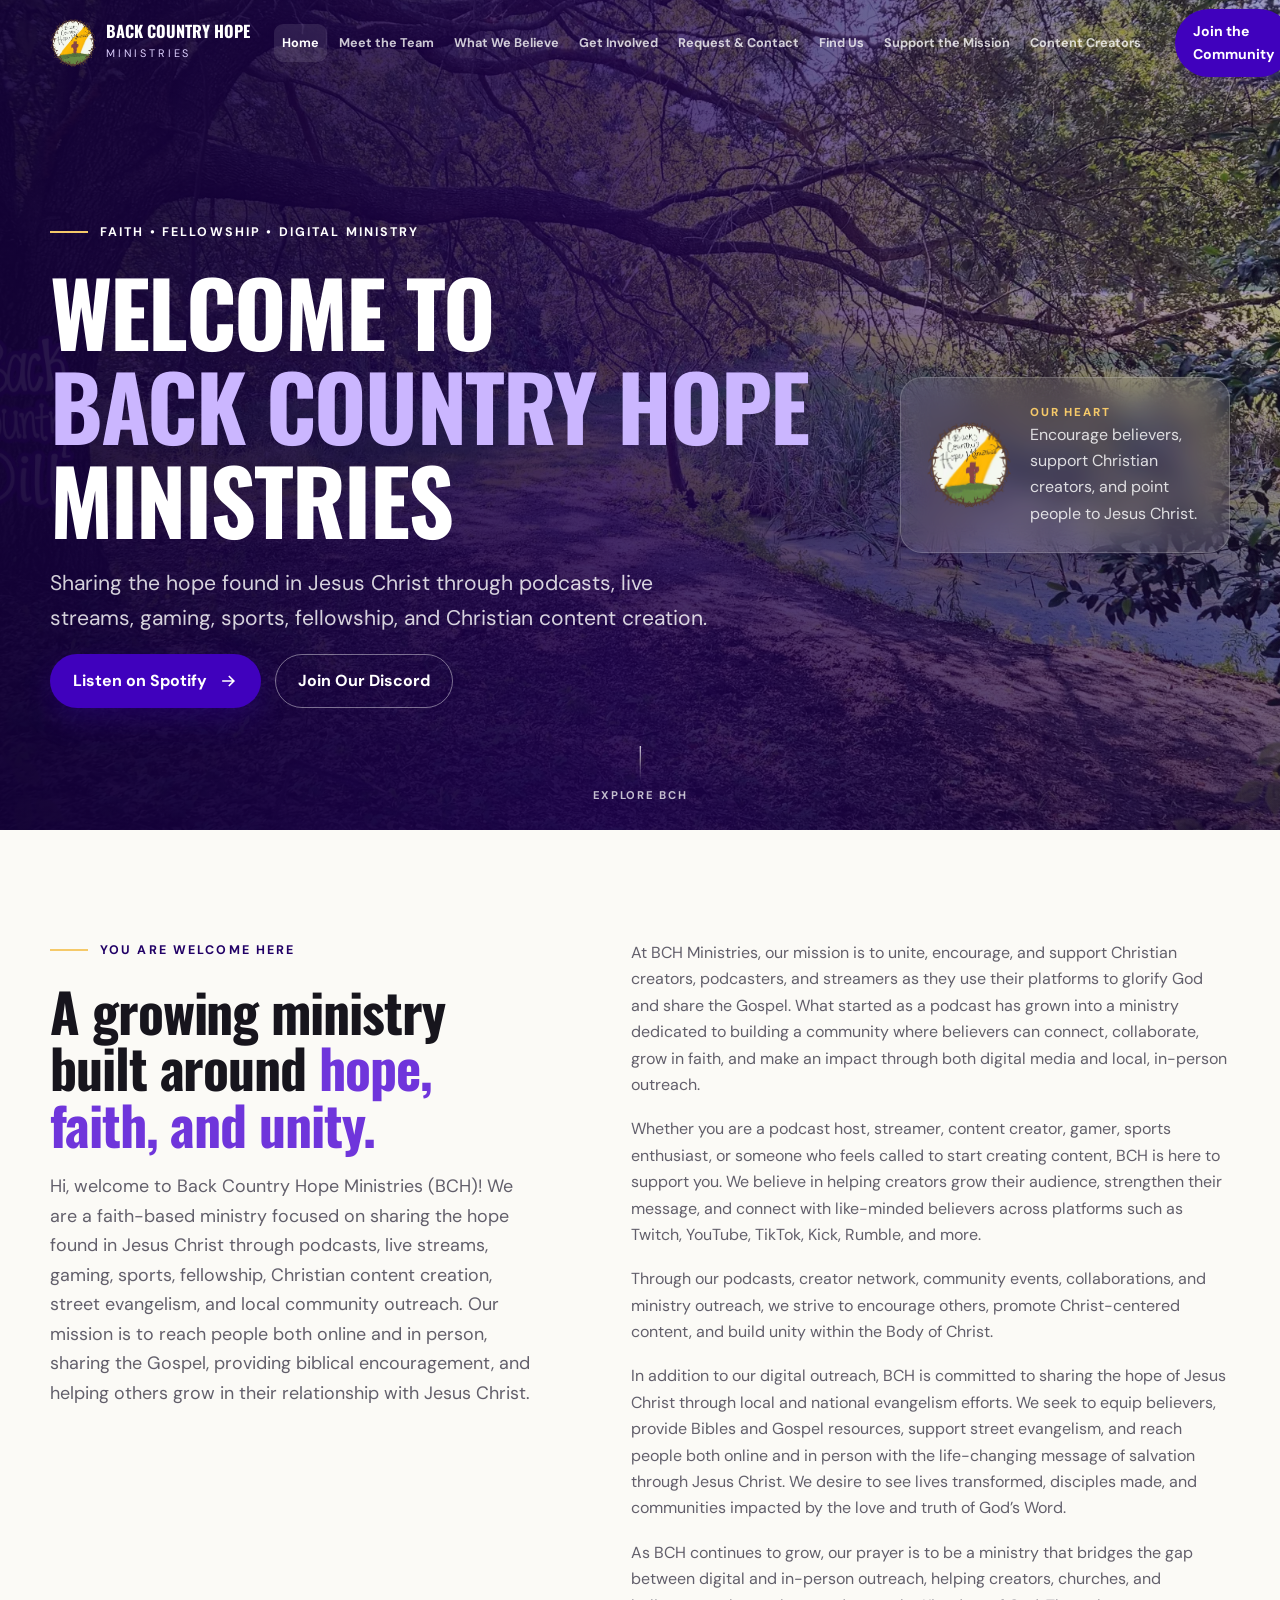
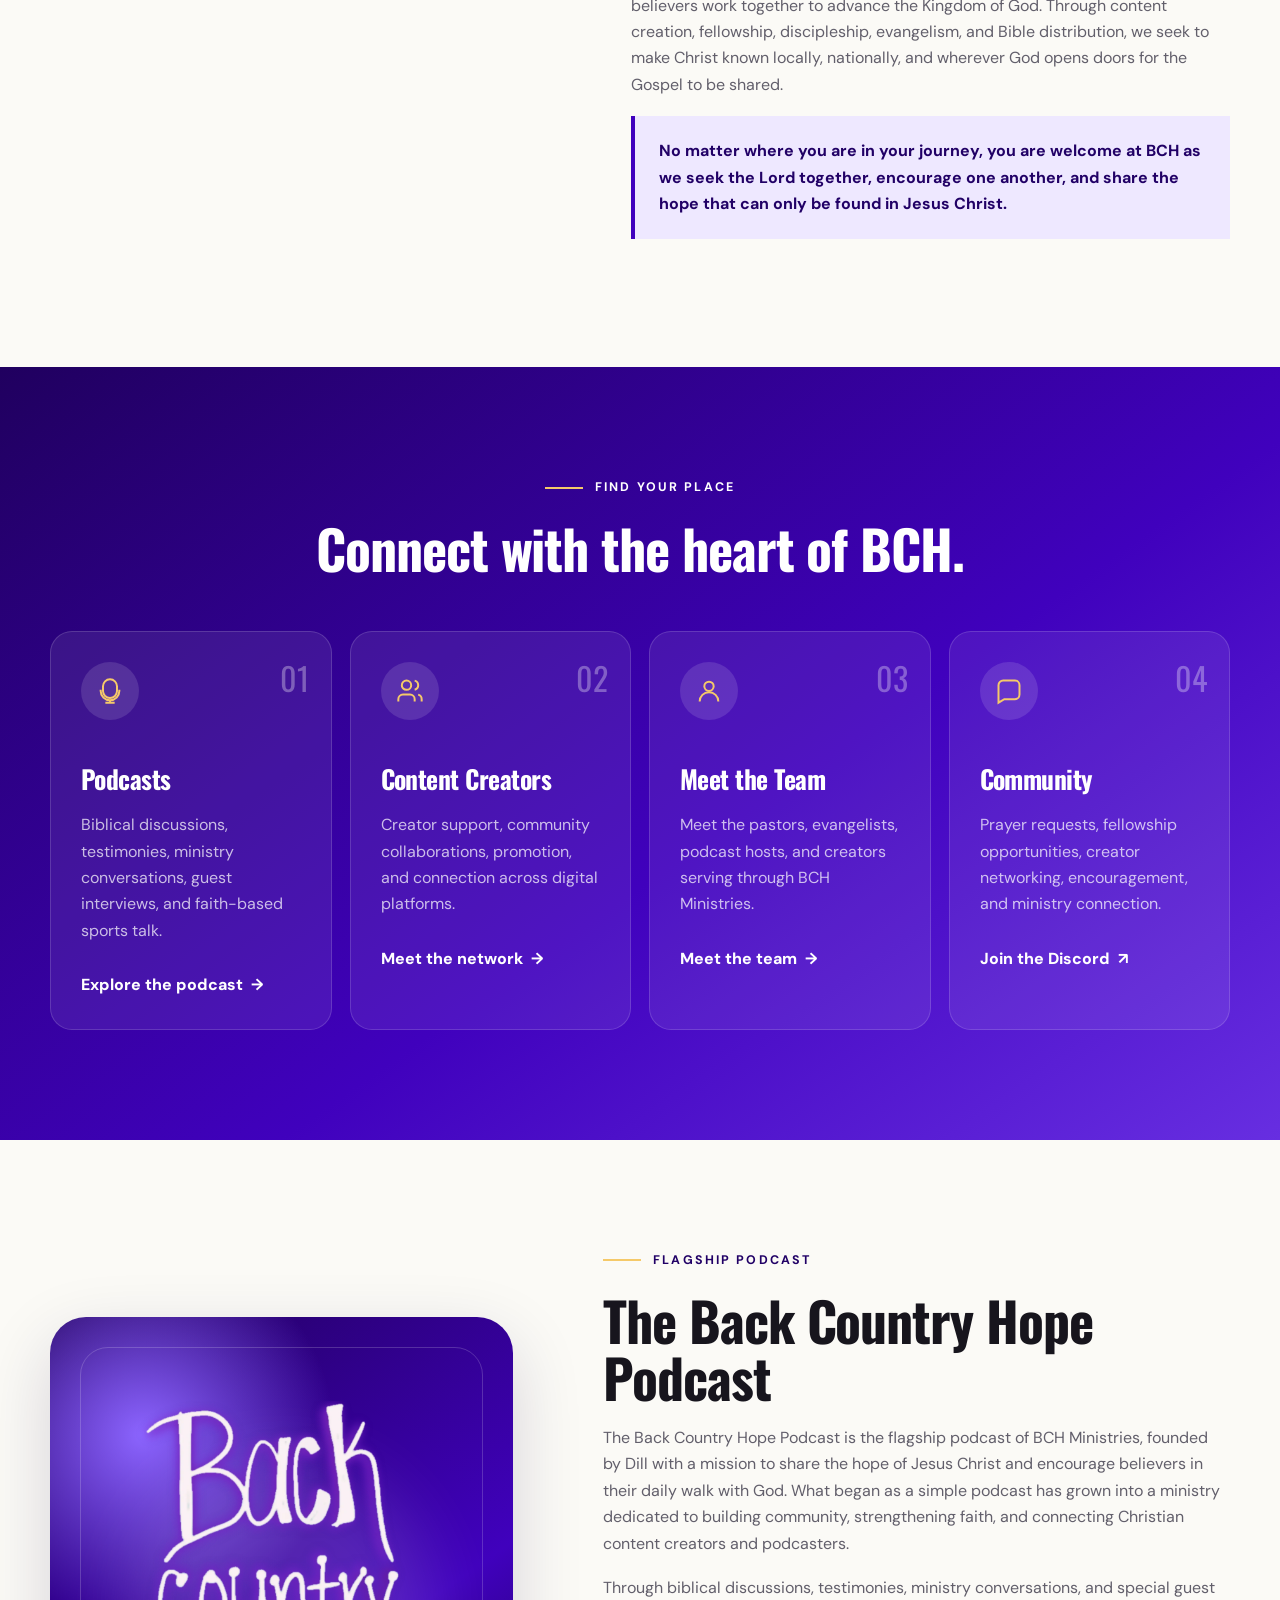
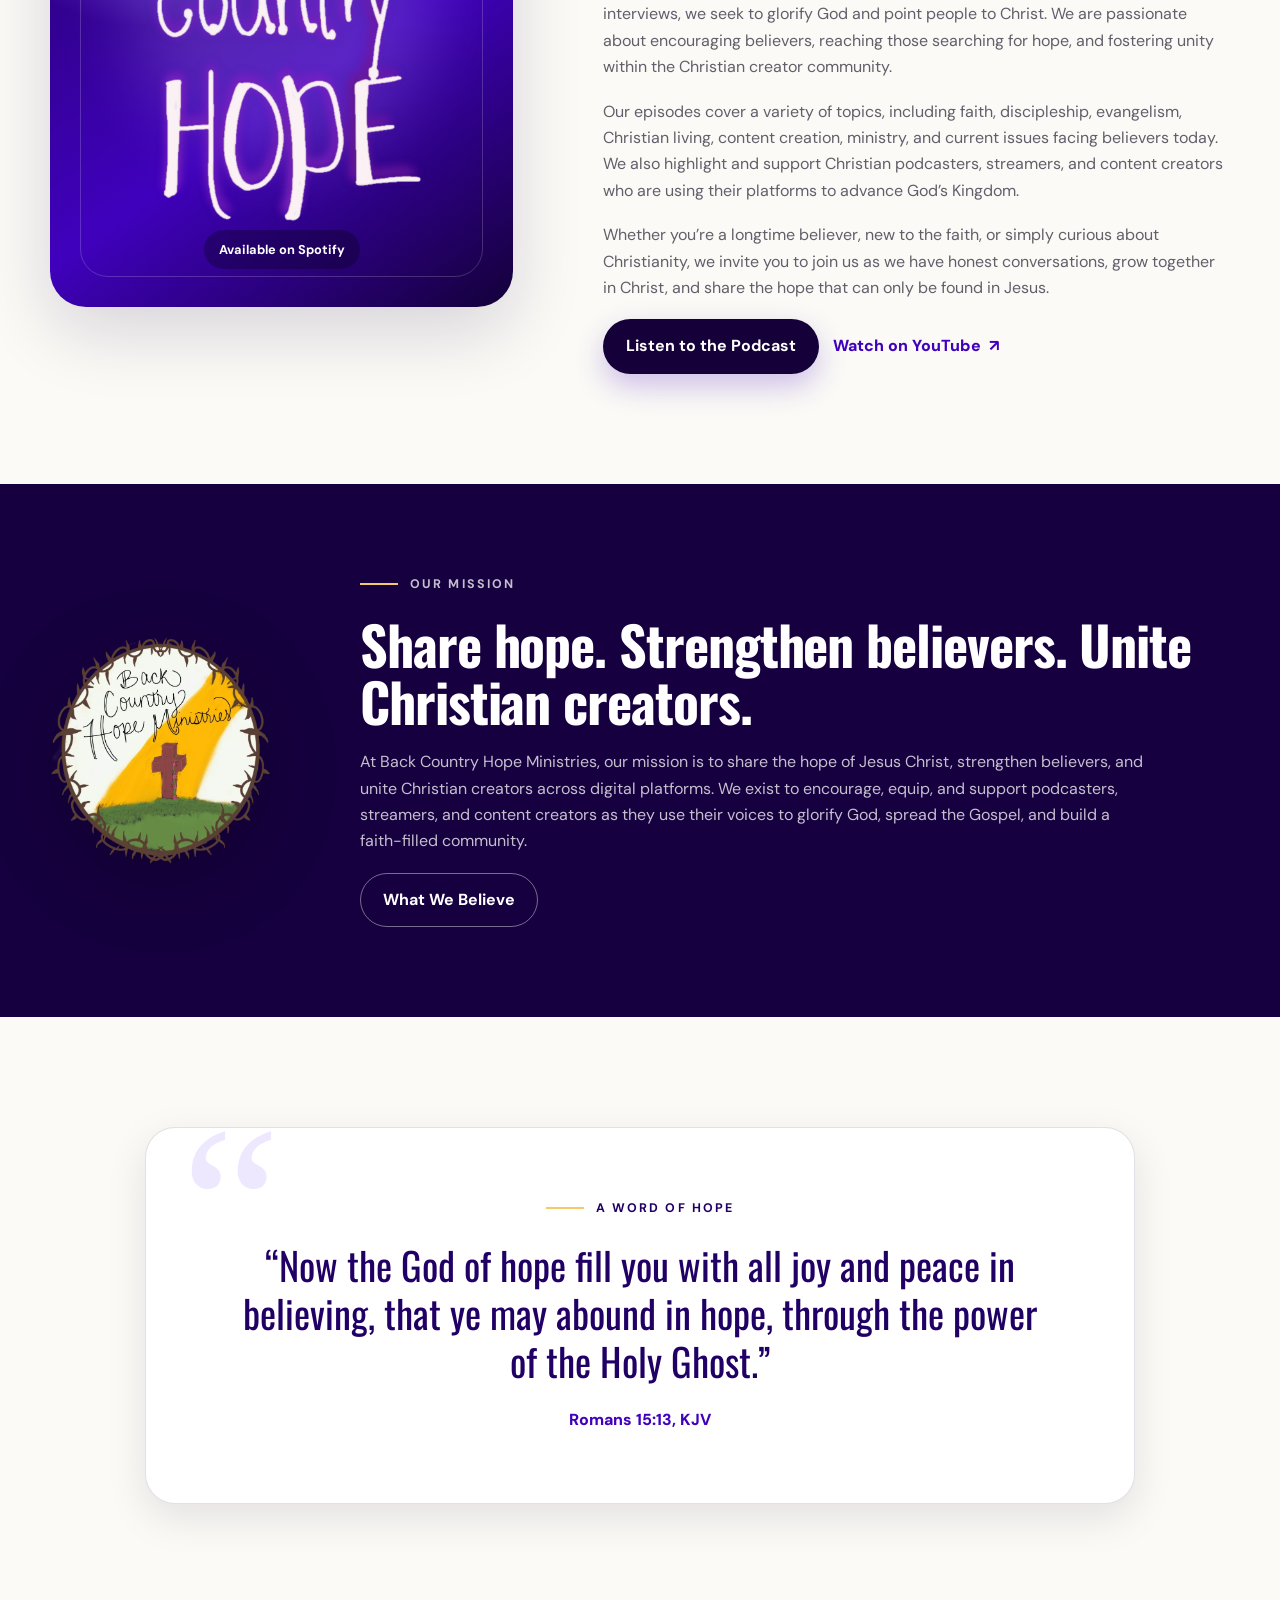
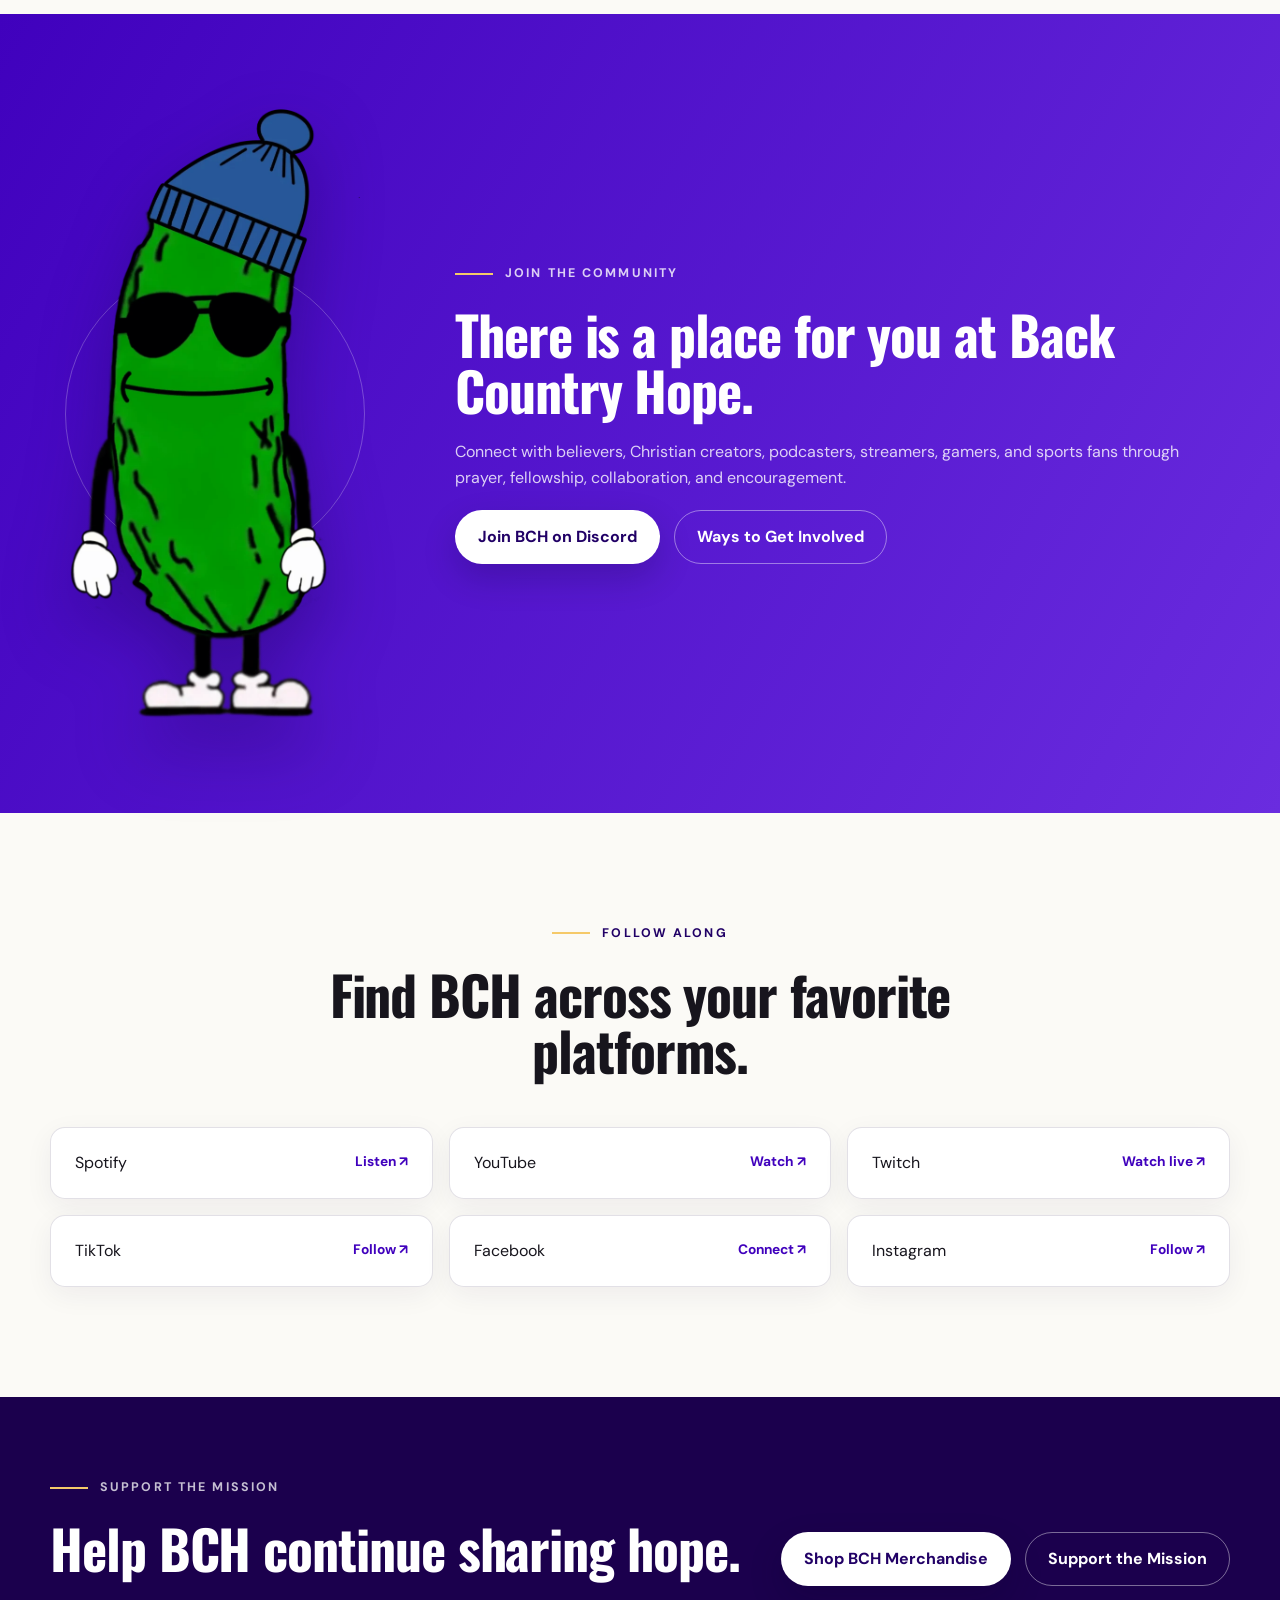
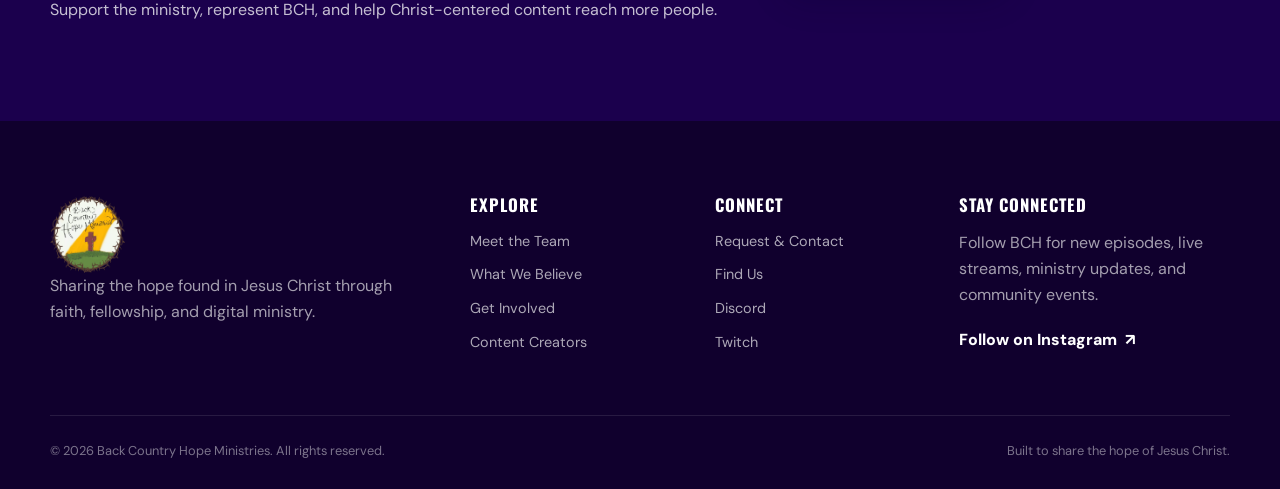
<file: index.html>
<!doctype html>
<html lang="en">
<head>
  <meta charset="utf-8">
  <meta name="viewport" content="width=device-width, initial-scale=1">
  <meta name="description" content="Back Country Hope Ministries shares the hope found in Jesus Christ through podcasts, live streams, gaming, sports, fellowship, and Christian content creation.">
  <meta name="theme-color" content="#4001bd">
  <meta property="og:title" content="Back Country Hope Ministries">
  <meta property="og:description" content="Sharing the hope found in Jesus Christ through faith, fellowship, podcasts, live streams, gaming, sports, and Christian content creation.">
  <meta property="og:type" content="website">
  <meta property="og:image" content="assets/images/hero-country-path.webp">
  <title>Back Country Hope Ministries</title>
  <link rel="icon" type="image/png" href="assets/images/favicon.png">
  <link rel="preconnect" href="https://fonts.googleapis.com">
  <link rel="preconnect" href="https://fonts.gstatic.com" crossorigin>
  <link href="https://fonts.googleapis.com/css2?family=DM+Sans:wght@400;500;600;700&family=Oswald:wght@500;600;700&display=swap" rel="stylesheet">
  <link rel="stylesheet" href="assets/styles.css">
  <script src="assets/script.js" defer></script>
</head>
<body>
  <a class="skip-link" href="#main-content">Skip to main content</a>

  <header class="site-header" data-header>
    <div class="container nav-wrap">
      <a class="brand" href="index.html" aria-label="Back Country Hope Ministries home">
        <img src="assets/images/bch-wordmark.png" alt="Back Country Hope" width="68" height="84">
        <span>
          <strong>Back Country Hope</strong>
          <small>Ministries</small>
        </span>
      </a>

      <button class="menu-toggle" type="button" aria-expanded="false" aria-controls="primary-navigation" data-menu-toggle>
        <span class="sr-only">Open navigation</span>
        <span></span><span></span><span></span>
      </button>

      <nav class="primary-nav" id="primary-navigation" aria-label="Primary navigation" data-menu>
        <a class="active" href="index.html">Home</a>
        <a href="meet-the-team.html">Meet the Team</a>
        <a href="what-we-believe.html">What We Believe</a>
        <a href="get-involved.html">Get Involved</a>
        <a href="request-contact.html">Request &amp; Contact</a>
        <a href="find-us.html">Find Us</a>
        <a href="support-the-mission.html">Support the Mission</a>
        <a href="content-creators.html">Content Creators</a>
      </nav>

      <a class="button button-small nav-cta" href="https://discord.gg/MK35DubrCx" target="_blank" rel="noopener noreferrer">Join the Community</a>
    </div>
  </header>

  <main id="main-content">
    <section class="hero" aria-labelledby="hero-title">
      <div class="hero-image" aria-hidden="true"></div>
      <div class="hero-overlay" aria-hidden="true"></div>
      <div class="container hero-content">
        <div class="hero-copy reveal">
          <p class="eyebrow"><span></span> Faith • Fellowship • Digital Ministry</p>
          <h1 id="hero-title">Welcome to<br><em>Back Country Hope</em><br>Ministries</h1>
          <p class="hero-lead">Sharing the hope found in Jesus Christ through podcasts, live streams, gaming, sports, fellowship, and Christian content creation.</p>
          <div class="hero-actions">
            <a class="button" href="https://creators.spotify.com/pod/profile/back-country-hope-podcast/" target="_blank" rel="noopener noreferrer">
              Listen on Spotify
              <svg aria-hidden="true" viewBox="0 0 24 24"><path d="M5 12h14M13 6l6 6-6 6"/></svg>
            </a>
            <a class="button button-ghost" href="https://discord.gg/MK35DubrCx" target="_blank" rel="noopener noreferrer">Join Our Discord</a>
          </div>
        </div>

        <aside class="hero-card reveal delay-1" aria-label="Ministry introduction">
          <img src="assets/images/bch-round-logo.webp" alt="Back Country Hope Ministries cross logo" width="120" height="120">
          <div>
            <p class="hero-card-label">Our heart</p>
            <p>Encourage believers, support Christian creators, and point people to Jesus Christ.</p>
          </div>
        </aside>
      </div>
      <a class="scroll-cue" href="#welcome" aria-label="Scroll to the welcome section"><span></span>Explore BCH</a>
    </section>

    <section class="welcome section" id="welcome" aria-labelledby="welcome-title">
      <div class="container split-layout">
        <div class="section-heading reveal">
          <p class="eyebrow dark"><span></span> You are welcome here</p>
          <h2 id="welcome-title">A growing ministry built around <em>hope, faith, and unity.</em></h2>
          <p class="section-intro">Hi, welcome to Back Country Hope Ministries (BCH)! We are a faith-based ministry focused on sharing the hope found in Jesus Christ through podcasts, live streams, gaming, sports, fellowship, Christian content creation, street evangelism, and local community outreach. Our mission is to reach people both online and in person, sharing the Gospel, providing biblical encouragement, and helping others grow in their relationship with Jesus Christ.</p>
        </div>

        <div class="welcome-copy reveal delay-1">
          <p>At BCH Ministries, our mission is to unite, encourage, and support Christian creators, podcasters, and streamers as they use their platforms to glorify God and share the Gospel. What started as a podcast has grown into a ministry dedicated to building a community where believers can connect, collaborate, grow in faith, and make an impact through both digital media and local, in-person outreach.</p>
          <p>Whether you are a podcast host, streamer, content creator, gamer, sports enthusiast, or someone who feels called to start creating content, BCH is here to support you. We believe in helping creators grow their audience, strengthen their message, and connect with like-minded believers across platforms such as Twitch, YouTube, TikTok, Kick, Rumble, and more.</p>
          <p>Through our podcasts, creator network, community events, collaborations, and ministry outreach, we strive to encourage others, promote Christ-centered content, and build unity within the Body of Christ.</p>
          <p>In addition to our digital outreach, BCH is committed to sharing the hope of Jesus Christ through local and national evangelism efforts. We seek to equip believers, provide Bibles and Gospel resources, support street evangelism, and reach people both online and in person with the life-changing message of salvation through Jesus Christ. We desire to see lives transformed, disciples made, and communities impacted by the love and truth of God’s Word.</p>
          <p>As BCH continues to grow, our prayer is to be a ministry that bridges the gap between digital and in-person outreach, helping creators, churches, and believers work together to advance the Kingdom of God. Through content creation, fellowship, discipleship, evangelism, and Bible distribution, we seek to make Christ known locally, nationally, and wherever God opens doors for the Gospel to be shared.</p>
          <p class="closing-line">No matter where you are in your journey, you are welcome at BCH as we seek the Lord together, encourage one another, and share the hope that can only be found in Jesus Christ.</p>
        </div>
      </div>
    </section>

    <section class="quick-links" aria-labelledby="quick-links-title">
      <div class="container">
        <div class="section-heading centered reveal">
          <p class="eyebrow"><span></span> Find your place</p>
          <h2 id="quick-links-title">Connect with the heart of BCH.</h2>
        </div>

        <div class="link-grid">
          <a class="feature-card reveal" href="#podcast">
            <span class="card-number">01</span>
            <span class="icon-wrap" aria-hidden="true">
              <svg viewBox="0 0 24 24"><path d="M12 2a6 6 0 0 0-6 6v4a6 6 0 0 0 12 0V8a6 6 0 0 0-6-6Z"/><path d="M4 11v1a8 8 0 0 0 16 0v-1M12 20v2M8 22h8"/></svg>
            </span>
            <h3>Podcasts</h3>
            <p>Biblical discussions, testimonies, ministry conversations, guest interviews, and faith-based sports talk.</p>
            <span class="text-link">Explore the podcast <b>→</b></span>
          </a>

          <a class="feature-card reveal delay-1" href="content-creators.html">
            <span class="card-number">02</span>
            <span class="icon-wrap" aria-hidden="true">
              <svg viewBox="0 0 24 24"><path d="M16 21v-2a4 4 0 0 0-4-4H6a4 4 0 0 0-4 4v2"/><circle cx="9" cy="7" r="4"/><path d="M22 21v-2a4 4 0 0 0-3-3.87M16 3.13a4 4 0 0 1 0 7.75"/></svg>
            </span>
            <h3>Content Creators</h3>
            <p>Creator support, community collaborations, promotion, and connection across digital platforms.</p>
            <span class="text-link">Meet the network <b>→</b></span>
          </a>

          <a class="feature-card reveal delay-2" href="meet-the-team.html">
            <span class="card-number">03</span>
            <span class="icon-wrap" aria-hidden="true">
              <svg viewBox="0 0 24 24"><circle cx="12" cy="8" r="4"/><path d="M4 21a8 8 0 0 1 16 0"/></svg>
            </span>
            <h3>Meet the Team</h3>
            <p>Meet the pastors, evangelists, podcast hosts, and creators serving through BCH Ministries.</p>
            <span class="text-link">Meet the team <b>→</b></span>
          </a>

          <a class="feature-card reveal delay-3" href="https://discord.gg/MK35DubrCx" target="_blank" rel="noopener noreferrer">
            <span class="card-number">04</span>
            <span class="icon-wrap" aria-hidden="true">
              <svg viewBox="0 0 24 24"><path d="M21 15a4 4 0 0 1-4 4H8l-5 3V7a4 4 0 0 1 4-4h10a4 4 0 0 1 4 4Z"/><path d="M8 10h.01M12 10h.01M16 10h.01"/></svg>
            </span>
            <h3>Community</h3>
            <p>Prayer requests, fellowship opportunities, creator networking, encouragement, and ministry connection.</p>
            <span class="text-link">Join the Discord <b>↗</b></span>
          </a>
        </div>
      </div>
    </section>

    <section class="podcast section" id="podcast" aria-labelledby="podcast-title">
      <div class="container podcast-layout">
        <div class="podcast-art reveal">
          <div class="art-glow" aria-hidden="true"></div>
          <img class="podcast-lettering" src="assets/images/bch-lettering.webp" alt="Back Country Hope hand-lettered logo" loading="lazy">
          <div class="platform-chip">Available on Spotify</div>
        </div>

        <div class="podcast-copy reveal delay-1">
          <p class="eyebrow dark"><span></span> Flagship podcast</p>
          <h2 id="podcast-title">The Back Country Hope Podcast</h2>
          <p>The Back Country Hope Podcast is the flagship podcast of BCH Ministries, founded by Dill with a mission to share the hope of Jesus Christ and encourage believers in their daily walk with God. What began as a simple podcast has grown into a ministry dedicated to building community, strengthening faith, and connecting Christian content creators and podcasters.</p>
          <p>Through biblical discussions, testimonies, ministry conversations, and special guest interviews, we seek to glorify God and point people to Christ. We are passionate about encouraging believers, reaching those searching for hope, and fostering unity within the Christian creator community.</p>
          <p>Our episodes cover a variety of topics, including faith, discipleship, evangelism, Christian living, content creation, ministry, and current issues facing believers today. We also highlight and support Christian podcasters, streamers, and content creators who are using their platforms to advance God’s Kingdom.</p>
          <p>Whether you’re a longtime believer, new to the faith, or simply curious about Christianity, we invite you to join us as we have honest conversations, grow together in Christ, and share the hope that can only be found in Jesus.</p>
          <div class="inline-actions">
            <a class="button button-dark" href="https://creators.spotify.com/pod/profile/back-country-hope-podcast/" target="_blank" rel="noopener noreferrer">Listen to the Podcast</a>
            <a class="text-button" href="https://www.youtube.com/@BackCountryHope_Podcast" target="_blank" rel="noopener noreferrer">Watch on YouTube <span>↗</span></a>
          </div>
        </div>
      </div>
    </section>

    <section class="mission-strip" aria-labelledby="mission-title">
      <div class="container mission-grid">
        <div class="mission-logo reveal">
          <img src="assets/images/bch-round-logo.webp" alt="Back Country Hope Ministries logo" loading="lazy">
        </div>
        <div class="mission-copy reveal delay-1">
          <p class="eyebrow"><span></span> Our mission</p>
          <h2 id="mission-title">Share hope. Strengthen believers. Unite Christian creators.</h2>
          <p>At Back Country Hope Ministries, our mission is to share the hope of Jesus Christ, strengthen believers, and unite Christian creators across digital platforms. We exist to encourage, equip, and support podcasters, streamers, and content creators as they use their voices to glorify God, spread the Gospel, and build a faith-filled community.</p>
          <a class="button button-ghost" href="what-we-believe.html">What We Believe</a>
        </div>
      </div>
    </section>

    <section class="scripture section" aria-labelledby="scripture-title">
      <div class="container scripture-card reveal">
        <span class="quote-mark" aria-hidden="true">“</span>
        <p class="eyebrow dark"><span></span> A word of hope</p>
        <blockquote id="scripture-title">
          “Now the God of hope fill you with all joy and peace in believing, that ye may abound in hope, through the power of the Holy Ghost.”
        </blockquote>
        <cite>Romans 15:13, KJV</cite>
      </div>
    </section>

    <section class="community-cta" aria-labelledby="community-title">
      <div class="container community-layout">
        <div class="mascot-wrap reveal" aria-hidden="true">
          <div class="mascot-ring"></div>
          <img src="assets/images/dill-mascot.webp" alt="" loading="lazy">
        </div>
        <div class="community-copy reveal delay-1">
          <p class="eyebrow"><span></span> Join the community</p>
          <h2 id="community-title">There is a place for you at Back Country Hope.</h2>
          <p>Connect with believers, Christian creators, podcasters, streamers, gamers, and sports fans through prayer, fellowship, collaboration, and encouragement.</p>
          <div class="community-actions">
            <a class="button button-light" href="https://discord.gg/MK35DubrCx" target="_blank" rel="noopener noreferrer">Join BCH on Discord</a>
            <a class="button button-ghost" href="get-involved.html">Ways to Get Involved</a>
          </div>
        </div>
      </div>
    </section>

    <section class="social-section section" aria-labelledby="social-title">
      <div class="container">
        <div class="section-heading centered reveal">
          <p class="eyebrow dark"><span></span> Follow along</p>
          <h2 id="social-title">Find BCH across your favorite platforms.</h2>
        </div>
        <div class="social-grid reveal delay-1">
          <a href="https://creators.spotify.com/pod/profile/back-country-hope-podcast/" target="_blank" rel="noopener noreferrer"><span>Spotify</span><b>Listen ↗</b></a>
          <a href="https://www.youtube.com/@BackCountryHope_Podcast" target="_blank" rel="noopener noreferrer"><span>YouTube</span><b>Watch ↗</b></a>
          <a href="https://www.twitch.tv/backcountrydill" target="_blank" rel="noopener noreferrer"><span>Twitch</span><b>Watch live ↗</b></a>
          <a href="https://www.tiktok.com/@backcountrydill" target="_blank" rel="noopener noreferrer"><span>TikTok</span><b>Follow ↗</b></a>
          <a href="https://www.facebook.com/BackCountryHope" target="_blank" rel="noopener noreferrer"><span>Facebook</span><b>Connect ↗</b></a>
          <a href="https://www.instagram.com/bch_ministries" target="_blank" rel="noopener noreferrer"><span>Instagram</span><b>Follow ↗</b></a>
        </div>
      </div>
    </section>

    <section class="support-banner" aria-labelledby="support-title">
      <div class="container support-inner reveal">
        <div>
          <p class="eyebrow"><span></span> Support the mission</p>
          <h2 id="support-title">Help BCH continue sharing hope.</h2>
          <p>Support the ministry, represent BCH, and help Christ-centered content reach more people.</p>
        </div>
        <div class="support-actions">
          <a class="button button-light" href="https://bchministries-shop.fourthwall.com/?utm_source=linktree&amp;utm_medium=referral&amp;utm_campaign=linktree_shop_other_products" target="_blank" rel="noopener noreferrer">Shop BCH Merchandise</a>
          <a class="button button-ghost" href="support-the-mission.html">Support the Mission</a>
        </div>
      </div>
    </section>
  </main>

  <footer class="site-footer">
    <div class="container footer-grid">
      <div class="footer-brand">
        <img src="assets/images/bch-wordmark.png" alt="Back Country Hope" loading="lazy">
        <p>Sharing the hope found in Jesus Christ through faith, fellowship, and digital ministry.</p>
      </div>

      <div>
        <h2>Explore</h2>
        <nav aria-label="Footer explore navigation">
          <a href="meet-the-team.html">Meet the Team</a>
          <a href="what-we-believe.html">What We Believe</a>
          <a href="get-involved.html">Get Involved</a>
          <a href="content-creators.html">Content Creators</a>
        </nav>
      </div>

      <div>
        <h2>Connect</h2>
        <nav aria-label="Footer connect navigation">
          <a href="request-contact.html">Request &amp; Contact</a>
          <a href="find-us.html">Find Us</a>
          <a href="https://discord.gg/MK35DubrCx" target="_blank" rel="noopener noreferrer">Discord</a>
          <a href="https://www.twitch.tv/backcountrydill" target="_blank" rel="noopener noreferrer">Twitch</a>
        </nav>
      </div>

      <div class="footer-cta">
        <h2>Stay connected</h2>
        <p>Follow BCH for new episodes, live streams, ministry updates, and community events.</p>
        <a class="text-button light" href="https://www.instagram.com/bch_ministries" target="_blank" rel="noopener noreferrer">Follow on Instagram <span>↗</span></a>
      </div>
    </div>

    <div class="container footer-bottom">
      <p>© <span data-year></span> Back Country Hope Ministries. All rights reserved.</p>
      <p>Built to share the hope of Jesus Christ.</p>
    </div>
  </footer>
</body>
</html>
</file>
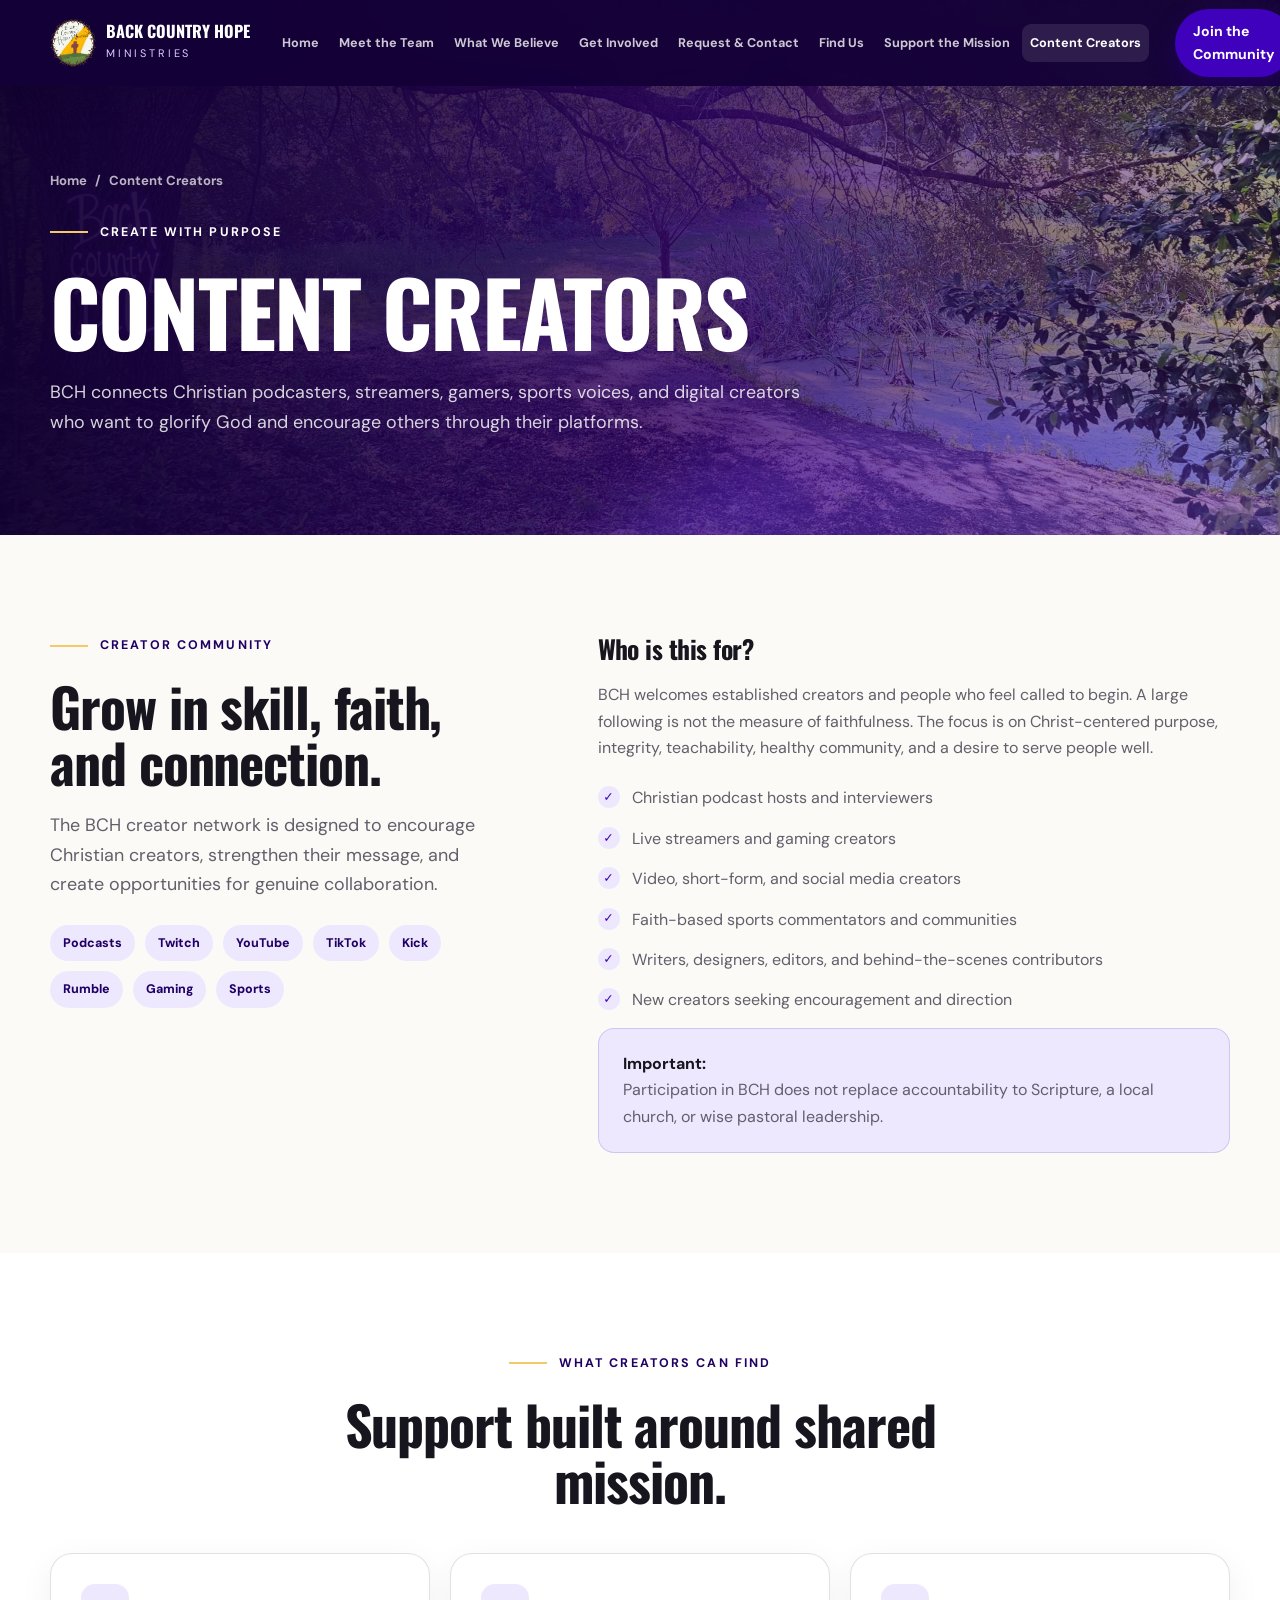
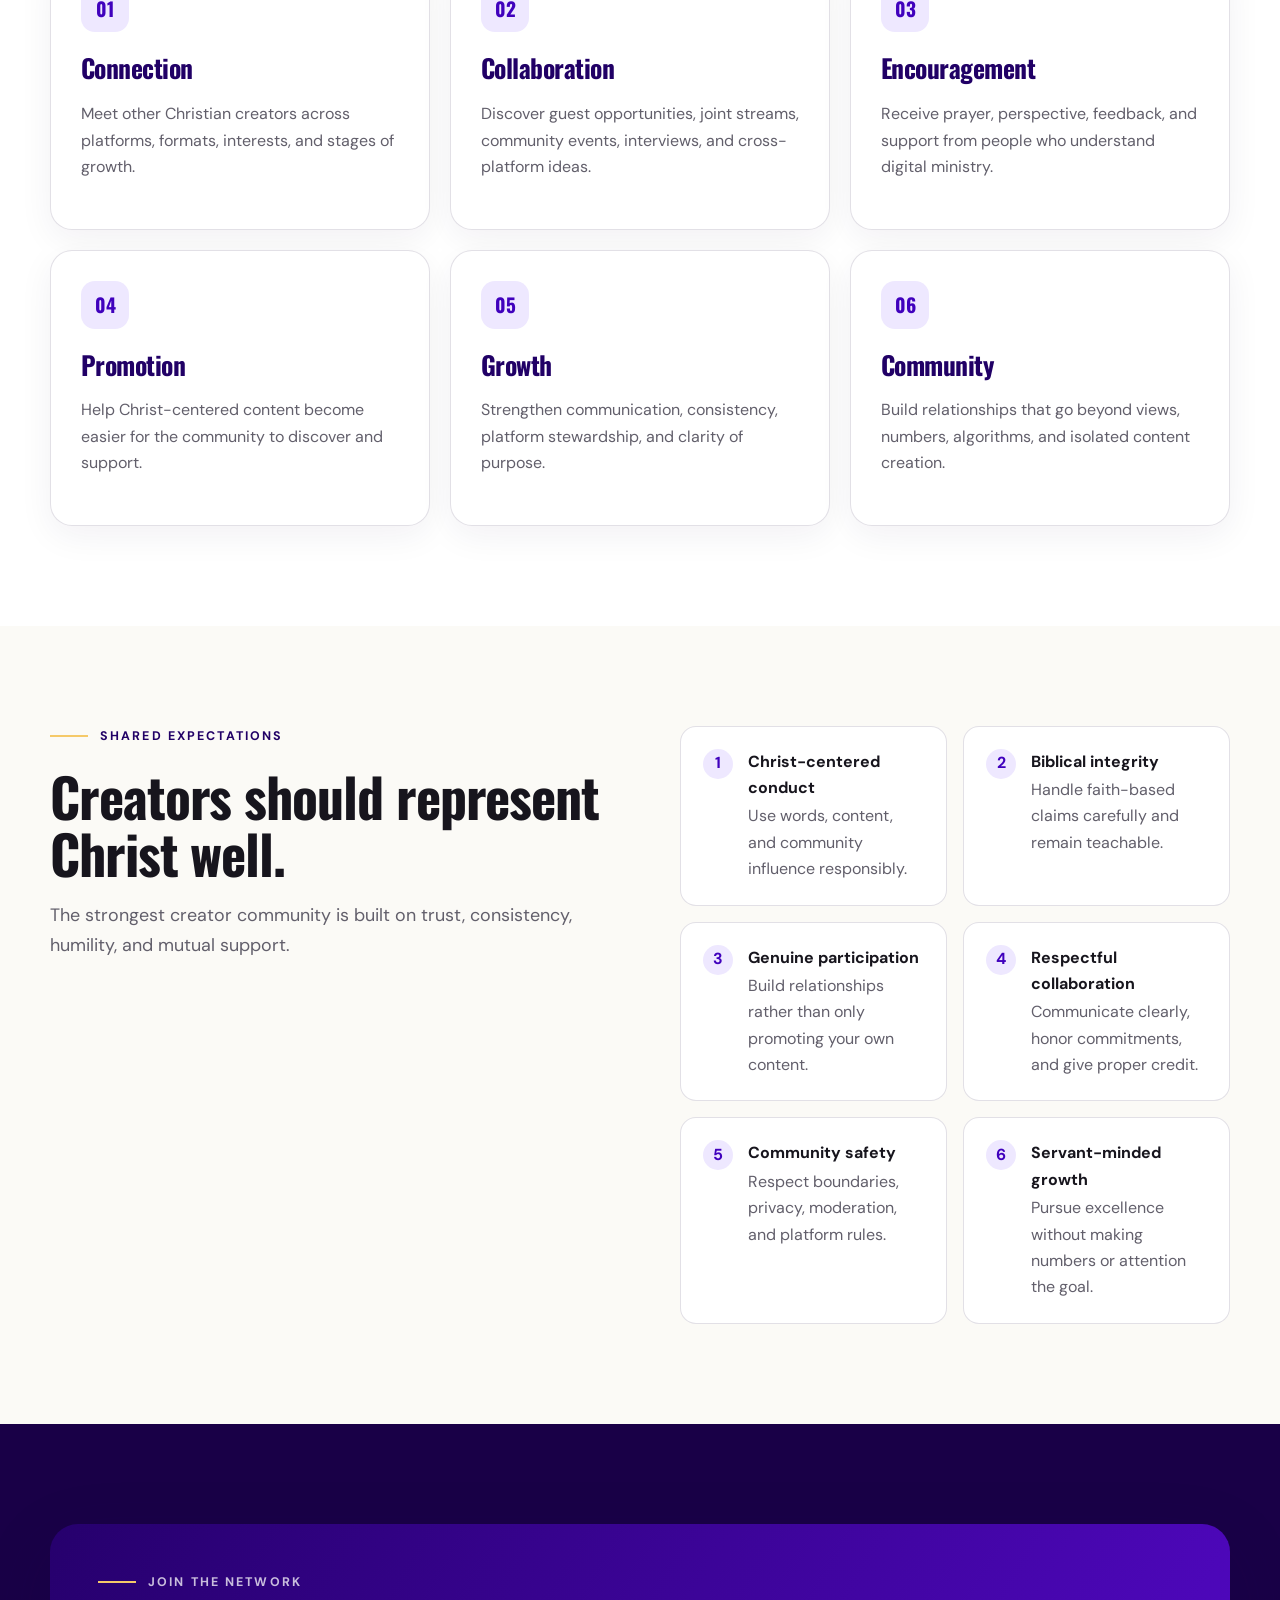
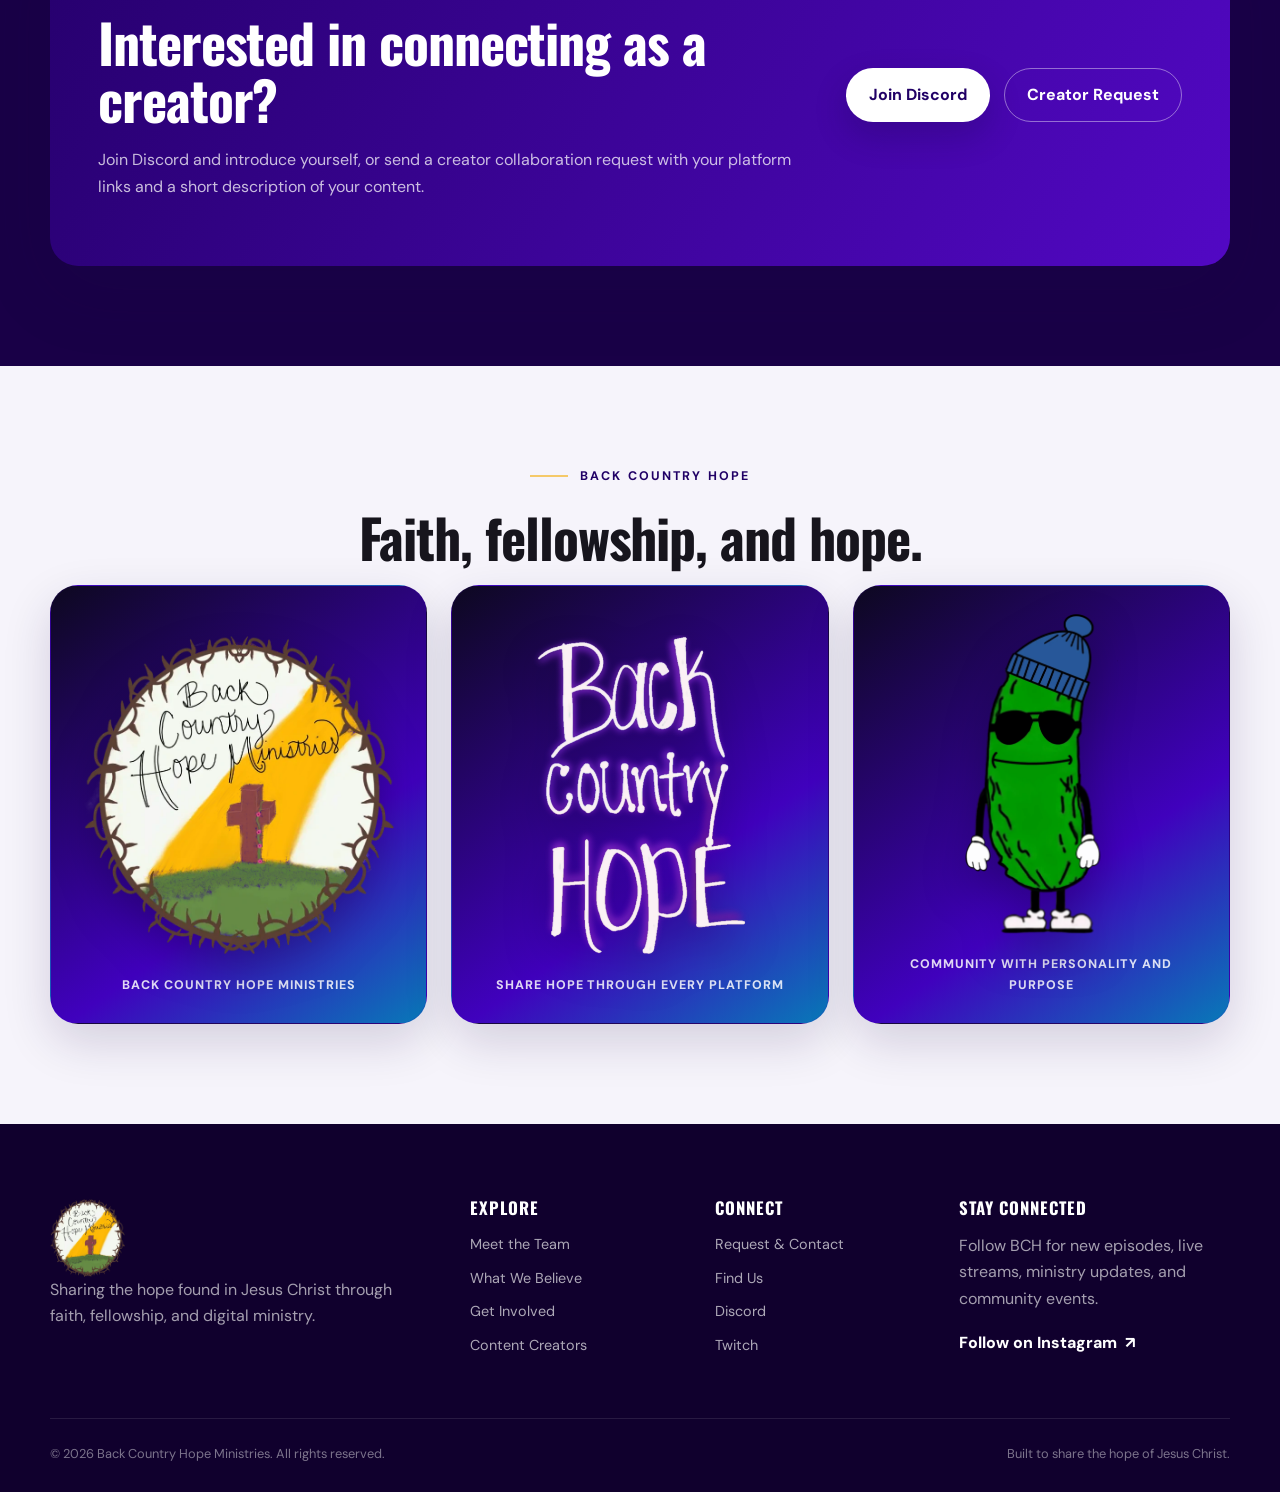
<file: content-creators.html>
<!doctype html>
  <html lang="en">
  <head>
    <meta charset="utf-8">
    <meta name="viewport" content="width=device-width, initial-scale=1">
    <meta name="description" content="Connect with the Back Country Hope Ministries creator network for Christian podcasting, streaming, gaming, video, sports content, collaboration, and encouragement.">
    <meta name="theme-color" content="#4001bd">
    <meta property="og:title" content="Content Creators | Back Country Hope Ministries">
    <meta property="og:description" content="Connect with the Back Country Hope Ministries creator network for Christian podcasting, streaming, gaming, video, sports content, collaboration, and encouragement.">
    <meta property="og:type" content="website">
    <meta property="og:image" content="assets/images/hero-country-path.webp">
    <title>Content Creators | Back Country Hope Ministries</title>
    <link rel="icon" type="image/png" href="assets/images/favicon.png">
    <link rel="preconnect" href="https://fonts.googleapis.com">
    <link rel="preconnect" href="https://fonts.gstatic.com" crossorigin>
    <link href="https://fonts.googleapis.com/css2?family=DM+Sans:wght@400;500;600;700&family=Oswald:wght@500;600;700&display=swap" rel="stylesheet">
    <link rel="stylesheet" href="assets/styles.css">
    <script src="assets/script.js" defer></script>

  </head>
  <body class="interior-page">
    <a class="skip-link" href="#main-content">Skip to main content</a>
<header class="site-header" data-header>
  <div class="container nav-wrap">
    <a class="brand" href="index.html" aria-label="Back Country Hope Ministries home">
      <img src="assets/images/bch-wordmark.png" alt="Back Country Hope" width="68" height="84">
      <span><strong>Back Country Hope</strong><small>Ministries</small></span>
    </a>
    <button class="menu-toggle" type="button" aria-expanded="false" aria-controls="primary-navigation" data-menu-toggle>
      <span class="sr-only">Open navigation</span><span></span><span></span><span></span>
    </button>
    <nav class="primary-nav" id="primary-navigation" aria-label="Primary navigation" data-menu>
      <a href="index.html">Home</a>
      <a href="meet-the-team.html">Meet the Team</a>
      <a href="what-we-believe.html">What We Believe</a>
      <a href="get-involved.html">Get Involved</a>
      <a href="request-contact.html">Request &amp; Contact</a>
      <a href="find-us.html">Find Us</a>
      <a href="support-the-mission.html">Support the Mission</a>
      <a class="active" href="content-creators.html">Content Creators</a>
    </nav>
    <a class="button button-small nav-cta" href="https://discord.gg/MK35DubrCx" target="_blank" rel="noopener noreferrer">Join the Community</a>
  </div>
</header>
    <main id="main-content">
      <section class="page-hero" aria-labelledby="page-title">
        <div class="container">
          <div class="page-hero-content reveal">
            <nav class="breadcrumbs" aria-label="Breadcrumb"><a href="index.html">Home</a><span>/</span><span aria-current="page">Content Creators</span></nav>
            <p class="eyebrow"><span></span> Create with purpose</p>
            <h1 id="page-title">Content Creators</h1>
            <p class="lead">BCH connects Christian podcasters, streamers, gamers, sports voices, and digital creators who want to glorify God and encourage others through their platforms.</p>
          </div>
        </div>
      </section>
      <section class="content-section">
    <div class="container two-column">
      <div class="sticky-heading reveal"><p class="eyebrow dark"><span></span> Creator community</p><h2>Grow in skill, faith, and connection.</h2><p class="lead">The BCH creator network is designed to encourage Christian creators, strengthen their message, and create opportunities for genuine collaboration.</p><div class="creator-band"><span>Podcasts</span><span>Twitch</span><span>YouTube</span><span>TikTok</span><span>Kick</span><span>Rumble</span><span>Gaming</span><span>Sports</span></div></div>
      <div class="body-copy reveal delay-1"><h3>Who is this for?</h3><p>BCH welcomes established creators and people who feel called to begin. A large following is not the measure of faithfulness. The focus is on Christ-centered purpose, integrity, teachability, healthy community, and a desire to serve people well.</p><ul class="check-list"><li>Christian podcast hosts and interviewers</li><li>Live streamers and gaming creators</li><li>Video, short-form, and social media creators</li><li>Faith-based sports commentators and communities</li><li>Writers, designers, editors, and behind-the-scenes contributors</li><li>New creators seeking encouragement and direction</li></ul><div class="notice"><strong>Important:</strong><p>Participation in BCH does not replace accountability to Scripture, a local church, or wise pastoral leadership.</p></div></div>
    </div>
  </section>
  <section class="content-section alt">
    <div class="container"><div class="section-heading centered reveal"><p class="eyebrow dark"><span></span> What creators can find</p><h2>Support built around shared mission.</h2></div><div class="card-grid reveal delay-1"><article class="info-card"><div class="card-icon">01</div><h3>Connection</h3><p>Meet other Christian creators across platforms, formats, interests, and stages of growth.</p></article><article class="info-card"><div class="card-icon">02</div><h3>Collaboration</h3><p>Discover guest opportunities, joint streams, community events, interviews, and cross-platform ideas.</p></article><article class="info-card"><div class="card-icon">03</div><h3>Encouragement</h3><p>Receive prayer, perspective, feedback, and support from people who understand digital ministry.</p></article><article class="info-card"><div class="card-icon">04</div><h3>Promotion</h3><p>Help Christ-centered content become easier for the community to discover and support.</p></article><article class="info-card"><div class="card-icon">05</div><h3>Growth</h3><p>Strengthen communication, consistency, platform stewardship, and clarity of purpose.</p></article><article class="info-card"><div class="card-icon">06</div><h3>Community</h3><p>Build relationships that go beyond views, numbers, algorithms, and isolated content creation.</p></article></div></div>
  </section>
  <section class="content-section"><div class="container two-column equal"><div class="reveal"><p class="eyebrow dark"><span></span> Shared expectations</p><h2>Creators should represent Christ well.</h2><p class="lead">The strongest creator community is built on trust, consistency, humility, and mutual support.</p></div><div class="expectations reveal delay-1"><div class="expectation"><b>1</b><div><strong>Christ-centered conduct</strong><p>Use words, content, and community influence responsibly.</p></div></div><div class="expectation"><b>2</b><div><strong>Biblical integrity</strong><p>Handle faith-based claims carefully and remain teachable.</p></div></div><div class="expectation"><b>3</b><div><strong>Genuine participation</strong><p>Build relationships rather than only promoting your own content.</p></div></div><div class="expectation"><b>4</b><div><strong>Respectful collaboration</strong><p>Communicate clearly, honor commitments, and give proper credit.</p></div></div><div class="expectation"><b>5</b><div><strong>Community safety</strong><p>Respect boundaries, privacy, moderation, and platform rules.</p></div></div><div class="expectation"><b>6</b><div><strong>Servant-minded growth</strong><p>Pursue excellence without making numbers or attention the goal.</p></div></div></div></div></section>
  <section class="content-section deep"><div class="container cta-panel reveal"><div><p class="eyebrow"><span></span> Join the network</p><h2>Interested in connecting as a creator?</h2><p>Join Discord and introduce yourself, or send a creator collaboration request with your platform links and a short description of your content.</p></div><div class="inline-actions"><a class="button button-light" href="https://discord.gg/MK35DubrCx" target="_blank" rel="noopener noreferrer">Join Discord</a><a class="button button-ghost" href="request-contact.html">Creator Request</a></div></div></section>

  <section class="content-section brand-art-section" aria-labelledby="brand-art-title">
    <div class="container">
      <div class="section-heading centered reveal">
        <p class="eyebrow dark"><span></span> Back Country Hope</p>
        <h2 id="brand-art-title">Faith, fellowship, and hope.</h2>
      </div>
      <div class="brand-art-grid reveal delay-1">
        <figure><img src="assets/images/bch-ministry-logo.webp" alt="Back Country Hope Ministries cross and hill logo" loading="lazy"><figcaption>Back Country Hope Ministries</figcaption></figure>
        <figure><img src="assets/images/back-country-hope-wordmark.webp" alt="Back Country Hope hand-lettered wordmark" loading="lazy"><figcaption>Share hope through every platform</figcaption></figure>
        <figure><img src="assets/images/back-country-dill.webp" alt="Back Country Dill ministry mascot" loading="lazy"><figcaption>Community with personality and purpose</figcaption></figure>
      </div>
    </div>
  </section>
    </main>
    <footer class="site-footer">
  <div class="container footer-grid">
    <div class="footer-brand">
      <img src="assets/images/bch-wordmark.png" alt="Back Country Hope" loading="lazy">
      <p>Sharing the hope found in Jesus Christ through faith, fellowship, and digital ministry.</p>
    </div>
    <div>
      <h2>Explore</h2>
      <nav aria-label="Footer explore navigation">
        <a href="meet-the-team.html">Meet the Team</a>
        <a href="what-we-believe.html">What We Believe</a>
        <a href="get-involved.html">Get Involved</a>
        <a href="content-creators.html">Content Creators</a>
      </nav>
    </div>
    <div>
      <h2>Connect</h2>
      <nav aria-label="Footer connect navigation">
        <a href="request-contact.html">Request &amp; Contact</a>
        <a href="find-us.html">Find Us</a>
        <a href="https://discord.gg/MK35DubrCx" target="_blank" rel="noopener noreferrer">Discord</a>
        <a href="https://www.twitch.tv/backcountrydill" target="_blank" rel="noopener noreferrer">Twitch</a>
      </nav>
    </div>
    <div class="footer-cta">
      <h2>Stay connected</h2>
      <p>Follow BCH for new episodes, live streams, ministry updates, and community events.</p>
      <a class="text-button light" href="https://www.instagram.com/bch_ministries" target="_blank" rel="noopener noreferrer">Follow on Instagram <span>↗</span></a>
    </div>
  </div>
  <div class="container footer-bottom">
    <p>© <span data-year></span> Back Country Hope Ministries. All rights reserved.</p>
    <p>Built to share the hope of Jesus Christ.</p>
  </div>
</footer>
  </body>
  </html>
</file>
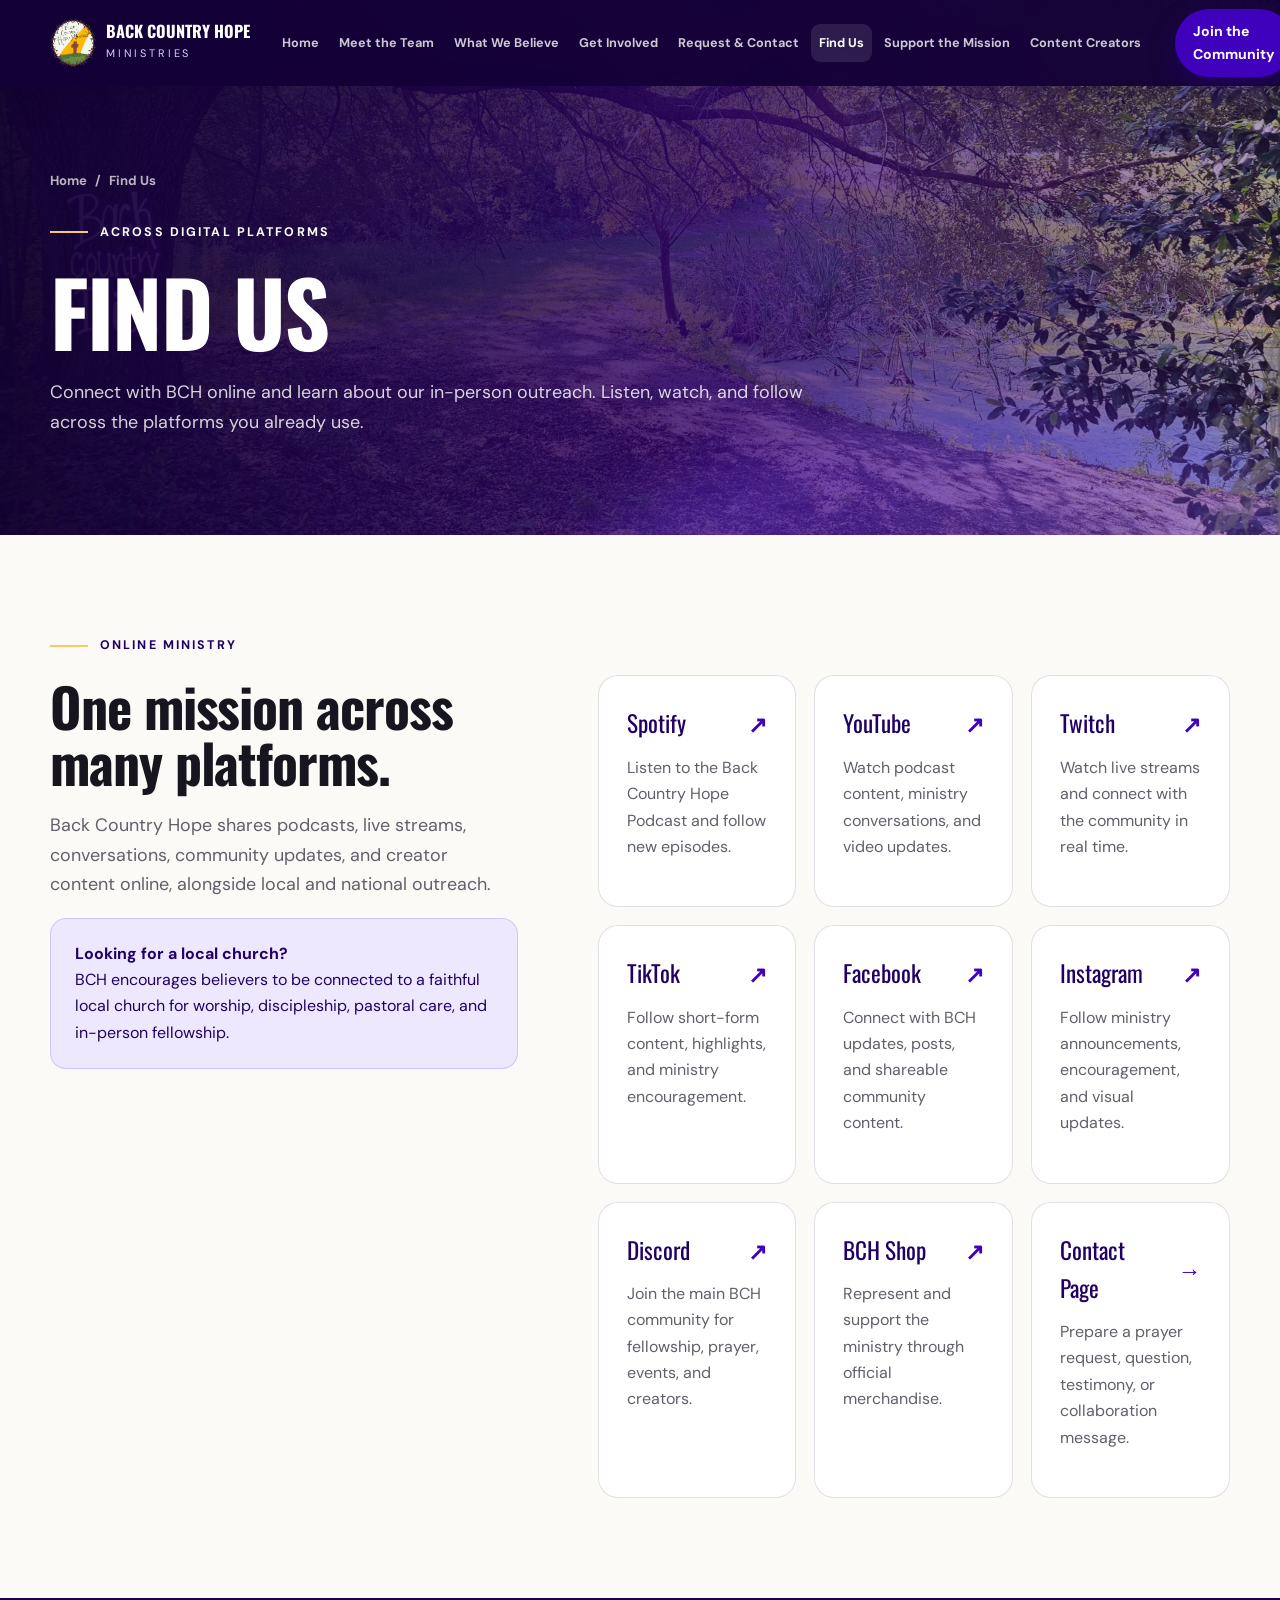
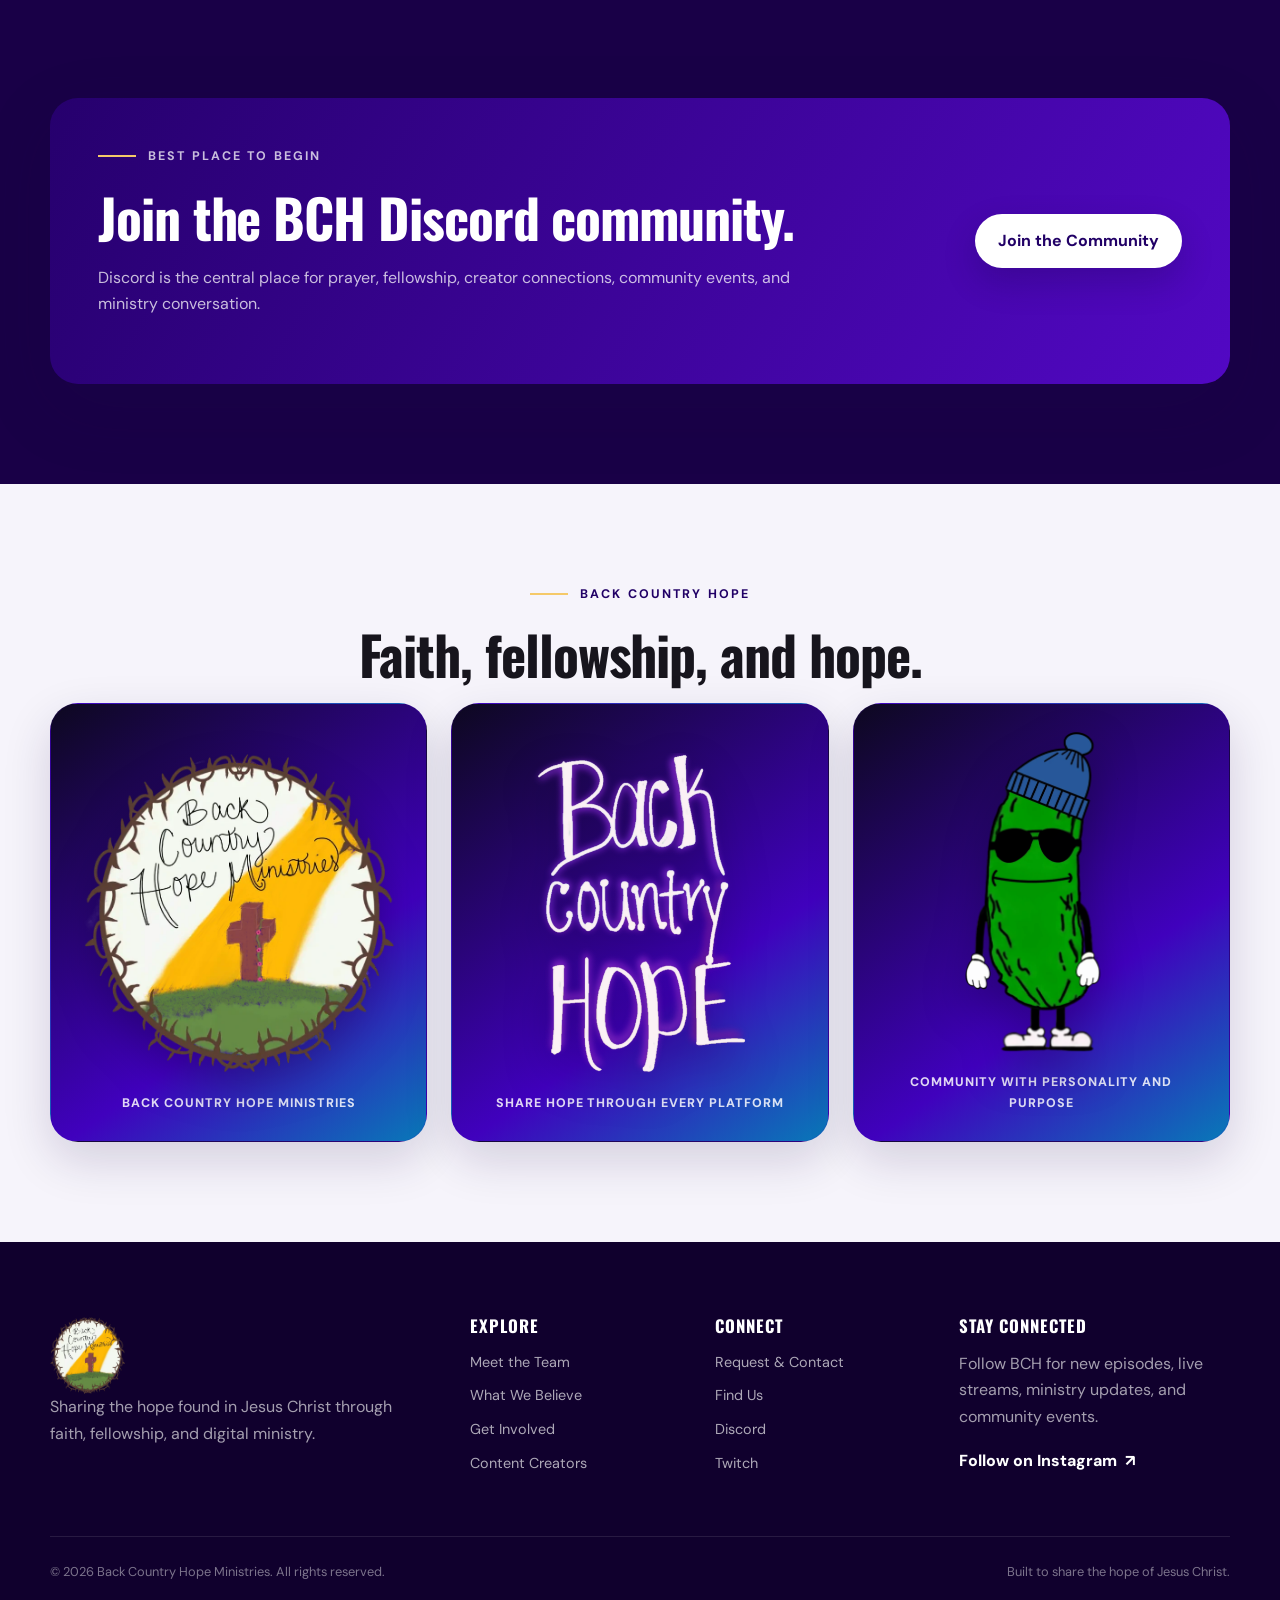
<file: find-us.html>
<!doctype html>
  <html lang="en">
  <head>
    <meta charset="utf-8">
    <meta name="viewport" content="width=device-width, initial-scale=1">
    <meta name="description" content="Find Back Country Hope Ministries on Spotify, YouTube, Twitch, TikTok, Facebook, Instagram, and Discord.">
    <meta name="theme-color" content="#4001bd">
    <meta property="og:title" content="Find Us | Back Country Hope Ministries">
    <meta property="og:description" content="Find Back Country Hope Ministries on Spotify, YouTube, Twitch, TikTok, Facebook, Instagram, and Discord.">
    <meta property="og:type" content="website">
    <meta property="og:image" content="assets/images/hero-country-path.webp">
    <title>Find Us | Back Country Hope Ministries</title>
    <link rel="icon" type="image/png" href="assets/images/favicon.png">
    <link rel="preconnect" href="https://fonts.googleapis.com">
    <link rel="preconnect" href="https://fonts.gstatic.com" crossorigin>
    <link href="https://fonts.googleapis.com/css2?family=DM+Sans:wght@400;500;600;700&family=Oswald:wght@500;600;700&display=swap" rel="stylesheet">
    <link rel="stylesheet" href="assets/styles.css">
    <script src="assets/script.js" defer></script>

  </head>
  <body class="interior-page">
    <a class="skip-link" href="#main-content">Skip to main content</a>
<header class="site-header" data-header>
  <div class="container nav-wrap">
    <a class="brand" href="index.html" aria-label="Back Country Hope Ministries home">
      <img src="assets/images/bch-wordmark.png" alt="Back Country Hope" width="68" height="84">
      <span><strong>Back Country Hope</strong><small>Ministries</small></span>
    </a>
    <button class="menu-toggle" type="button" aria-expanded="false" aria-controls="primary-navigation" data-menu-toggle>
      <span class="sr-only">Open navigation</span><span></span><span></span><span></span>
    </button>
    <nav class="primary-nav" id="primary-navigation" aria-label="Primary navigation" data-menu>
      <a href="index.html">Home</a>
      <a href="meet-the-team.html">Meet the Team</a>
      <a href="what-we-believe.html">What We Believe</a>
      <a href="get-involved.html">Get Involved</a>
      <a href="request-contact.html">Request &amp; Contact</a>
      <a class="active" href="find-us.html">Find Us</a>
      <a href="support-the-mission.html">Support the Mission</a>
      <a href="content-creators.html">Content Creators</a>
    </nav>
    <a class="button button-small nav-cta" href="https://discord.gg/MK35DubrCx" target="_blank" rel="noopener noreferrer">Join the Community</a>
  </div>
</header>
    <main id="main-content">
      <section class="page-hero" aria-labelledby="page-title">
        <div class="container">
          <div class="page-hero-content reveal">
            <nav class="breadcrumbs" aria-label="Breadcrumb"><a href="index.html">Home</a><span>/</span><span aria-current="page">Find Us</span></nav>
            <p class="eyebrow"><span></span> Across digital platforms</p>
            <h1 id="page-title">Find Us</h1>
            <p class="lead">Connect with BCH online and learn about our in-person outreach. Listen, watch, and follow across the platforms you already use.</p>
          </div>
        </div>
      </section>
      <section class="content-section">
    <div class="container">
      <div class="two-column"><div class="sticky-heading reveal"><p class="eyebrow dark"><span></span> Online ministry</p><h2>One mission across many platforms.</h2><p class="lead">Back Country Hope shares podcasts, live streams, conversations, community updates, and creator content online, alongside local and national outreach.</p><div class="notice"><strong>Looking for a local church?</strong><p>BCH encourages believers to be connected to a faithful local church for worship, discipleship, pastoral care, and in-person fellowship.</p></div></div>
      <div class="platform-grid reveal delay-1">
        <a class="platform-card" href="https://creators.spotify.com/pod/profile/back-country-hope-podcast/" target="_blank" rel="noopener noreferrer"><div class="platform-name"><span>Spotify</span><b>↗</b></div><p>Listen to the Back Country Hope Podcast and follow new episodes.</p></a>
        <a class="platform-card" href="https://www.youtube.com/@BackCountryHope_Podcast" target="_blank" rel="noopener noreferrer"><div class="platform-name"><span>YouTube</span><b>↗</b></div><p>Watch podcast content, ministry conversations, and video updates.</p></a>
        <a class="platform-card" href="https://www.twitch.tv/backcountrydill" target="_blank" rel="noopener noreferrer"><div class="platform-name"><span>Twitch</span><b>↗</b></div><p>Watch live streams and connect with the community in real time.</p></a>
        <a class="platform-card" href="https://www.tiktok.com/@backcountrydill" target="_blank" rel="noopener noreferrer"><div class="platform-name"><span>TikTok</span><b>↗</b></div><p>Follow short-form content, highlights, and ministry encouragement.</p></a>
        <a class="platform-card" href="https://www.facebook.com/BackCountryHope" target="_blank" rel="noopener noreferrer"><div class="platform-name"><span>Facebook</span><b>↗</b></div><p>Connect with BCH updates, posts, and shareable community content.</p></a>
        <a class="platform-card" href="https://www.instagram.com/bch_ministries" target="_blank" rel="noopener noreferrer"><div class="platform-name"><span>Instagram</span><b>↗</b></div><p>Follow ministry announcements, encouragement, and visual updates.</p></a>
        <a class="platform-card" href="https://discord.gg/MK35DubrCx" target="_blank" rel="noopener noreferrer"><div class="platform-name"><span>Discord</span><b>↗</b></div><p>Join the main BCH community for fellowship, prayer, events, and creators.</p></a>
        <a class="platform-card" href="https://bchministries-shop.fourthwall.com/?utm_source=linktree&amp;utm_medium=referral&amp;utm_campaign=linktree_shop_other_products" target="_blank" rel="noopener noreferrer"><div class="platform-name"><span>BCH Shop</span><b>↗</b></div><p>Represent and support the ministry through official merchandise.</p></a>
        <a class="platform-card" href="request-contact.html"><div class="platform-name"><span>Contact Page</span><b>→</b></div><p>Prepare a prayer request, question, testimony, or collaboration message.</p></a>
      </div></div>
    </div>
  </section>
  <section class="content-section deep"><div class="container cta-panel reveal"><div><p class="eyebrow"><span></span> Best place to begin</p><h2>Join the BCH Discord community.</h2><p>Discord is the central place for prayer, fellowship, creator connections, community events, and ministry conversation.</p></div><a class="button button-light" href="https://discord.gg/MK35DubrCx" target="_blank" rel="noopener noreferrer">Join the Community</a></div></section>

  <section class="content-section brand-art-section" aria-labelledby="brand-art-title">
    <div class="container">
      <div class="section-heading centered reveal">
        <p class="eyebrow dark"><span></span> Back Country Hope</p>
        <h2 id="brand-art-title">Faith, fellowship, and hope.</h2>
      </div>
      <div class="brand-art-grid reveal delay-1">
        <figure><img src="assets/images/bch-ministry-logo.webp" alt="Back Country Hope Ministries cross and hill logo" loading="lazy"><figcaption>Back Country Hope Ministries</figcaption></figure>
        <figure><img src="assets/images/back-country-hope-wordmark.webp" alt="Back Country Hope hand-lettered wordmark" loading="lazy"><figcaption>Share hope through every platform</figcaption></figure>
        <figure><img src="assets/images/back-country-dill.webp" alt="Back Country Dill ministry mascot" loading="lazy"><figcaption>Community with personality and purpose</figcaption></figure>
      </div>
    </div>
  </section>
    </main>
    <footer class="site-footer">
  <div class="container footer-grid">
    <div class="footer-brand">
      <img src="assets/images/bch-wordmark.png" alt="Back Country Hope" loading="lazy">
      <p>Sharing the hope found in Jesus Christ through faith, fellowship, and digital ministry.</p>
    </div>
    <div>
      <h2>Explore</h2>
      <nav aria-label="Footer explore navigation">
        <a href="meet-the-team.html">Meet the Team</a>
        <a href="what-we-believe.html">What We Believe</a>
        <a href="get-involved.html">Get Involved</a>
        <a href="content-creators.html">Content Creators</a>
      </nav>
    </div>
    <div>
      <h2>Connect</h2>
      <nav aria-label="Footer connect navigation">
        <a href="request-contact.html">Request &amp; Contact</a>
        <a href="find-us.html">Find Us</a>
        <a href="https://discord.gg/MK35DubrCx" target="_blank" rel="noopener noreferrer">Discord</a>
        <a href="https://www.twitch.tv/backcountrydill" target="_blank" rel="noopener noreferrer">Twitch</a>
      </nav>
    </div>
    <div class="footer-cta">
      <h2>Stay connected</h2>
      <p>Follow BCH for new episodes, live streams, ministry updates, and community events.</p>
      <a class="text-button light" href="https://www.instagram.com/bch_ministries" target="_blank" rel="noopener noreferrer">Follow on Instagram <span>↗</span></a>
    </div>
  </div>
  <div class="container footer-bottom">
    <p>© <span data-year></span> Back Country Hope Ministries. All rights reserved.</p>
    <p>Built to share the hope of Jesus Christ.</p>
  </div>
</footer>
  </body>
  </html>
</file>
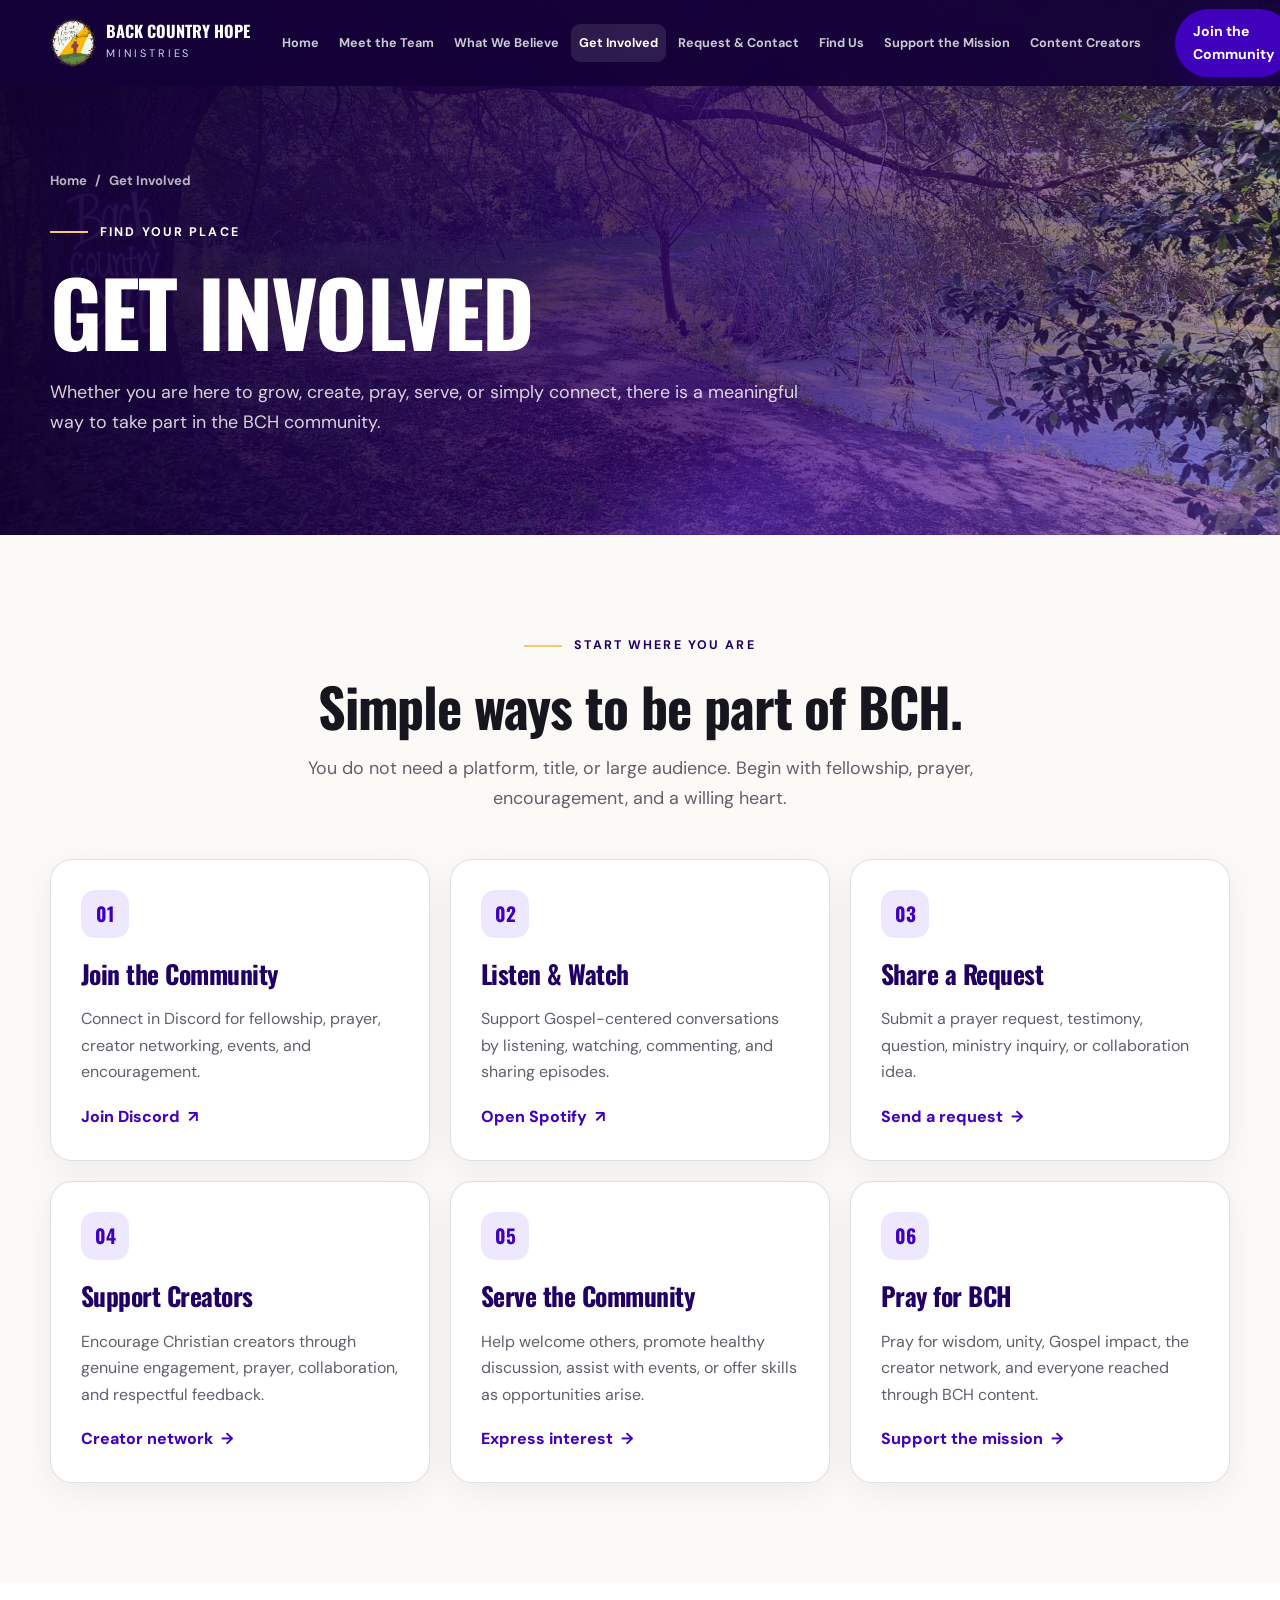
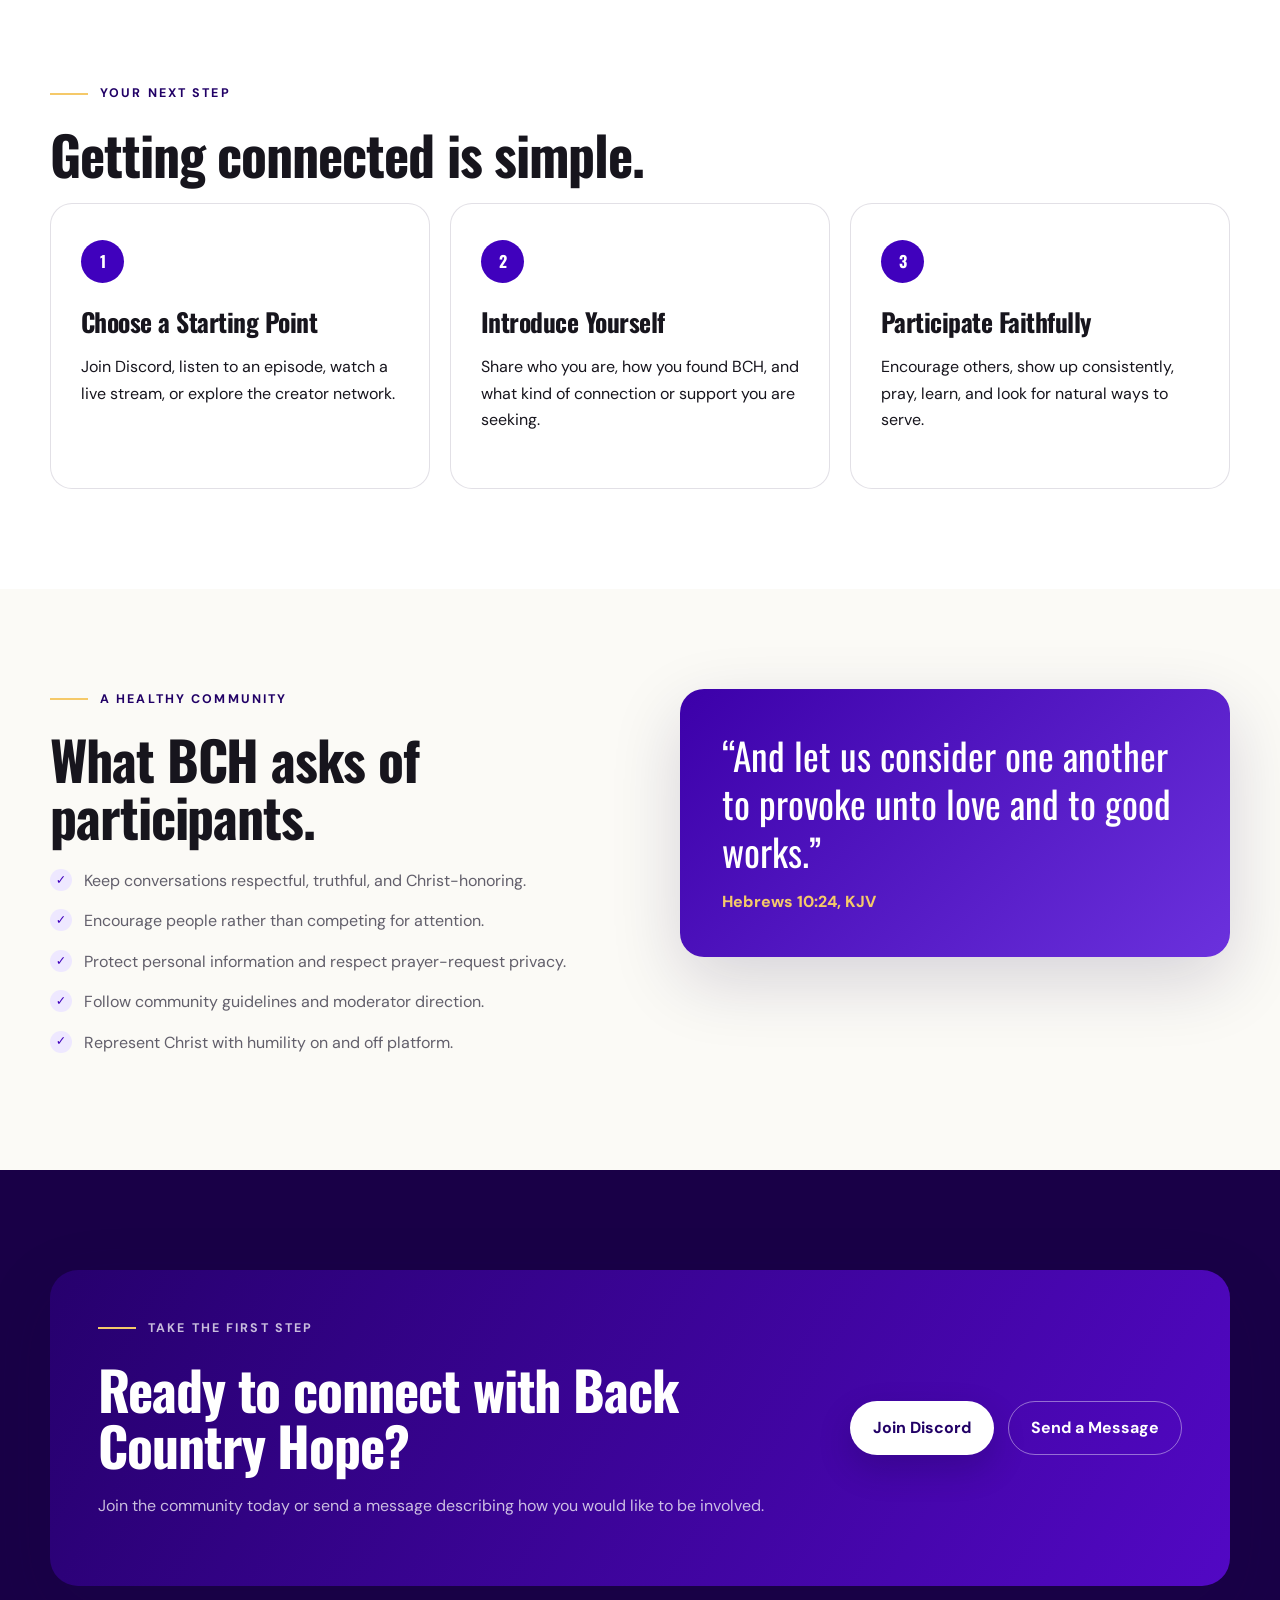
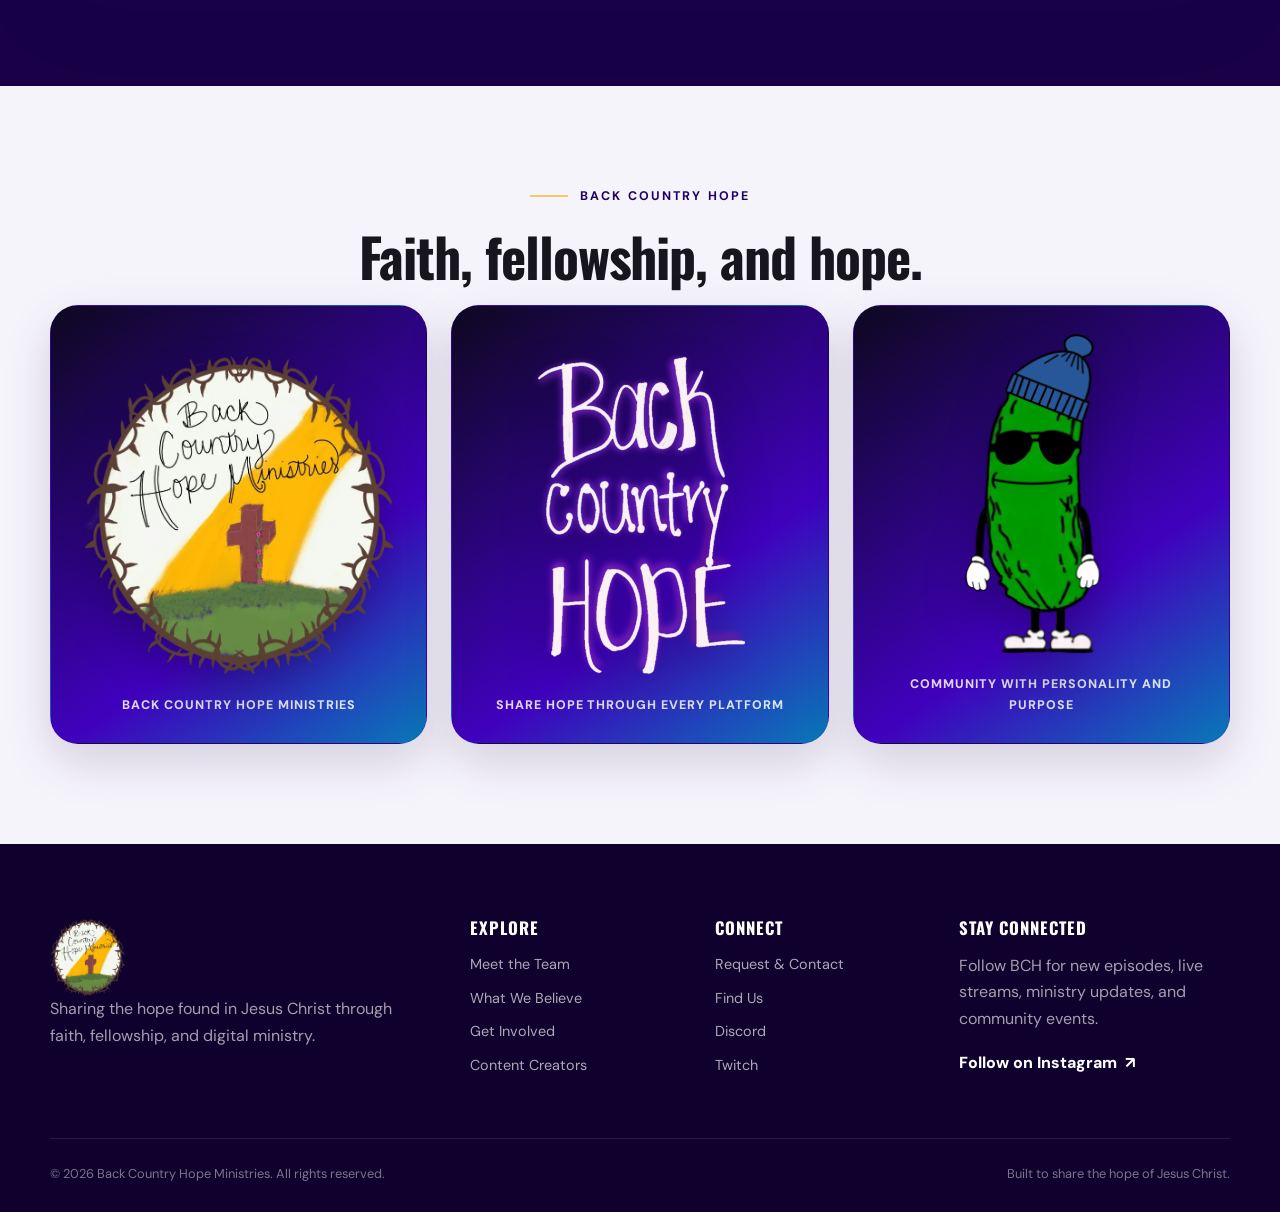
<file: get-involved.html>
<!doctype html>
  <html lang="en">
  <head>
    <meta charset="utf-8">
    <meta name="viewport" content="width=device-width, initial-scale=1">
    <meta name="description" content="Discover ways to get involved with Back Country Hope Ministries through community, prayer, podcast listening, live streams, collaboration, and service.">
    <meta name="theme-color" content="#4001bd">
    <meta property="og:title" content="Get Involved | Back Country Hope Ministries">
    <meta property="og:description" content="Discover ways to get involved with Back Country Hope Ministries through community, prayer, podcast listening, live streams, collaboration, and service.">
    <meta property="og:type" content="website">
    <meta property="og:image" content="assets/images/hero-country-path.webp">
    <title>Get Involved | Back Country Hope Ministries</title>
    <link rel="icon" type="image/png" href="assets/images/favicon.png">
    <link rel="preconnect" href="https://fonts.googleapis.com">
    <link rel="preconnect" href="https://fonts.gstatic.com" crossorigin>
    <link href="https://fonts.googleapis.com/css2?family=DM+Sans:wght@400;500;600;700&family=Oswald:wght@500;600;700&display=swap" rel="stylesheet">
    <link rel="stylesheet" href="assets/styles.css">
    <script src="assets/script.js" defer></script>

  </head>
  <body class="interior-page">
    <a class="skip-link" href="#main-content">Skip to main content</a>
<header class="site-header" data-header>
  <div class="container nav-wrap">
    <a class="brand" href="index.html" aria-label="Back Country Hope Ministries home">
      <img src="assets/images/bch-wordmark.png" alt="Back Country Hope" width="68" height="84">
      <span><strong>Back Country Hope</strong><small>Ministries</small></span>
    </a>
    <button class="menu-toggle" type="button" aria-expanded="false" aria-controls="primary-navigation" data-menu-toggle>
      <span class="sr-only">Open navigation</span><span></span><span></span><span></span>
    </button>
    <nav class="primary-nav" id="primary-navigation" aria-label="Primary navigation" data-menu>
      <a href="index.html">Home</a>
      <a href="meet-the-team.html">Meet the Team</a>
      <a href="what-we-believe.html">What We Believe</a>
      <a class="active" href="get-involved.html">Get Involved</a>
      <a href="request-contact.html">Request &amp; Contact</a>
      <a href="find-us.html">Find Us</a>
      <a href="support-the-mission.html">Support the Mission</a>
      <a href="content-creators.html">Content Creators</a>
    </nav>
    <a class="button button-small nav-cta" href="https://discord.gg/MK35DubrCx" target="_blank" rel="noopener noreferrer">Join the Community</a>
  </div>
</header>
    <main id="main-content">
      <section class="page-hero" aria-labelledby="page-title">
        <div class="container">
          <div class="page-hero-content reveal">
            <nav class="breadcrumbs" aria-label="Breadcrumb"><a href="index.html">Home</a><span>/</span><span aria-current="page">Get Involved</span></nav>
            <p class="eyebrow"><span></span> Find your place</p>
            <h1 id="page-title">Get Involved</h1>
            <p class="lead">Whether you are here to grow, create, pray, serve, or simply connect, there is a meaningful way to take part in the BCH community.</p>
          </div>
        </div>
      </section>
      <section class="content-section">
    <div class="container">
      <div class="section-heading centered reveal"><p class="eyebrow dark"><span></span> Start where you are</p><h2>Simple ways to be part of BCH.</h2><p class="section-intro">You do not need a platform, title, or large audience. Begin with fellowship, prayer, encouragement, and a willing heart.</p></div>
      <div class="card-grid reveal delay-1">
        <article class="info-card"><div class="card-icon">01</div><h3>Join the Community</h3><p>Connect in Discord for fellowship, prayer, creator networking, events, and encouragement.</p><a class="text-link" href="https://discord.gg/MK35DubrCx" target="_blank" rel="noopener noreferrer">Join Discord <b>↗</b></a></article>
        <article class="info-card"><div class="card-icon">02</div><h3>Listen &amp; Watch</h3><p>Support Gospel-centered conversations by listening, watching, commenting, and sharing episodes.</p><a class="text-link" href="https://creators.spotify.com/pod/profile/back-country-hope-podcast/" target="_blank" rel="noopener noreferrer">Open Spotify <b>↗</b></a></article>
        <article class="info-card"><div class="card-icon">03</div><h3>Share a Request</h3><p>Submit a prayer request, testimony, question, ministry inquiry, or collaboration idea.</p><a class="text-link" href="request-contact.html">Send a request <b>→</b></a></article>
        <article class="info-card"><div class="card-icon">04</div><h3>Support Creators</h3><p>Encourage Christian creators through genuine engagement, prayer, collaboration, and respectful feedback.</p><a class="text-link" href="content-creators.html">Creator network <b>→</b></a></article>
        <article class="info-card"><div class="card-icon">05</div><h3>Serve the Community</h3><p>Help welcome others, promote healthy discussion, assist with events, or offer skills as opportunities arise.</p><a class="text-link" href="request-contact.html">Express interest <b>→</b></a></article>
        <article class="info-card"><div class="card-icon">06</div><h3>Pray for BCH</h3><p>Pray for wisdom, unity, Gospel impact, the creator network, and everyone reached through BCH content.</p><a class="text-link" href="support-the-mission.html">Support the mission <b>→</b></a></article>
      </div>
    </div>
  </section>
  <section class="content-section alt">
    <div class="container">
      <div class="section-heading reveal"><p class="eyebrow dark"><span></span> Your next step</p><h2>Getting connected is simple.</h2></div>
      <div class="steps reveal delay-1">
        <article class="step"><h3>Choose a Starting Point</h3><p>Join Discord, listen to an episode, watch a live stream, or explore the creator network.</p></article>
        <article class="step"><h3>Introduce Yourself</h3><p>Share who you are, how you found BCH, and what kind of connection or support you are seeking.</p></article>
        <article class="step"><h3>Participate Faithfully</h3><p>Encourage others, show up consistently, pray, learn, and look for natural ways to serve.</p></article>
      </div>
    </div>
  </section>
  <section class="content-section"><div class="container two-column equal"><div class="body-copy reveal"><p class="eyebrow dark"><span></span> A healthy community</p><h2>What BCH asks of participants.</h2><ul class="check-list"><li>Keep conversations respectful, truthful, and Christ-honoring.</li><li>Encourage people rather than competing for attention.</li><li>Protect personal information and respect prayer-request privacy.</li><li>Follow community guidelines and moderator direction.</li><li>Represent Christ with humility on and off platform.</li></ul></div><div class="scripture-callout reveal delay-1"><blockquote>“And let us consider one another to provoke unto love and to good works.”</blockquote><cite>Hebrews 10:24, KJV</cite></div></div></section>
  <section class="content-section deep"><div class="container cta-panel reveal"><div><p class="eyebrow"><span></span> Take the first step</p><h2>Ready to connect with Back Country Hope?</h2><p>Join the community today or send a message describing how you would like to be involved.</p></div><div class="inline-actions"><a class="button button-light" href="https://discord.gg/MK35DubrCx" target="_blank" rel="noopener noreferrer">Join Discord</a><a class="button button-ghost" href="request-contact.html">Send a Message</a></div></div></section>

  <section class="content-section brand-art-section" aria-labelledby="brand-art-title">
    <div class="container">
      <div class="section-heading centered reveal">
        <p class="eyebrow dark"><span></span> Back Country Hope</p>
        <h2 id="brand-art-title">Faith, fellowship, and hope.</h2>
      </div>
      <div class="brand-art-grid reveal delay-1">
        <figure><img src="assets/images/bch-ministry-logo.webp" alt="Back Country Hope Ministries cross and hill logo" loading="lazy"><figcaption>Back Country Hope Ministries</figcaption></figure>
        <figure><img src="assets/images/back-country-hope-wordmark.webp" alt="Back Country Hope hand-lettered wordmark" loading="lazy"><figcaption>Share hope through every platform</figcaption></figure>
        <figure><img src="assets/images/back-country-dill.webp" alt="Back Country Dill ministry mascot" loading="lazy"><figcaption>Community with personality and purpose</figcaption></figure>
      </div>
    </div>
  </section>
    </main>
    <footer class="site-footer">
  <div class="container footer-grid">
    <div class="footer-brand">
      <img src="assets/images/bch-wordmark.png" alt="Back Country Hope" loading="lazy">
      <p>Sharing the hope found in Jesus Christ through faith, fellowship, and digital ministry.</p>
    </div>
    <div>
      <h2>Explore</h2>
      <nav aria-label="Footer explore navigation">
        <a href="meet-the-team.html">Meet the Team</a>
        <a href="what-we-believe.html">What We Believe</a>
        <a href="get-involved.html">Get Involved</a>
        <a href="content-creators.html">Content Creators</a>
      </nav>
    </div>
    <div>
      <h2>Connect</h2>
      <nav aria-label="Footer connect navigation">
        <a href="request-contact.html">Request &amp; Contact</a>
        <a href="find-us.html">Find Us</a>
        <a href="https://discord.gg/MK35DubrCx" target="_blank" rel="noopener noreferrer">Discord</a>
        <a href="https://www.twitch.tv/backcountrydill" target="_blank" rel="noopener noreferrer">Twitch</a>
      </nav>
    </div>
    <div class="footer-cta">
      <h2>Stay connected</h2>
      <p>Follow BCH for new episodes, live streams, ministry updates, and community events.</p>
      <a class="text-button light" href="https://www.instagram.com/bch_ministries" target="_blank" rel="noopener noreferrer">Follow on Instagram <span>↗</span></a>
    </div>
  </div>
  <div class="container footer-bottom">
    <p>© <span data-year></span> Back Country Hope Ministries. All rights reserved.</p>
    <p>Built to share the hope of Jesus Christ.</p>
  </div>
</footer>
  </body>
  </html>
</file>
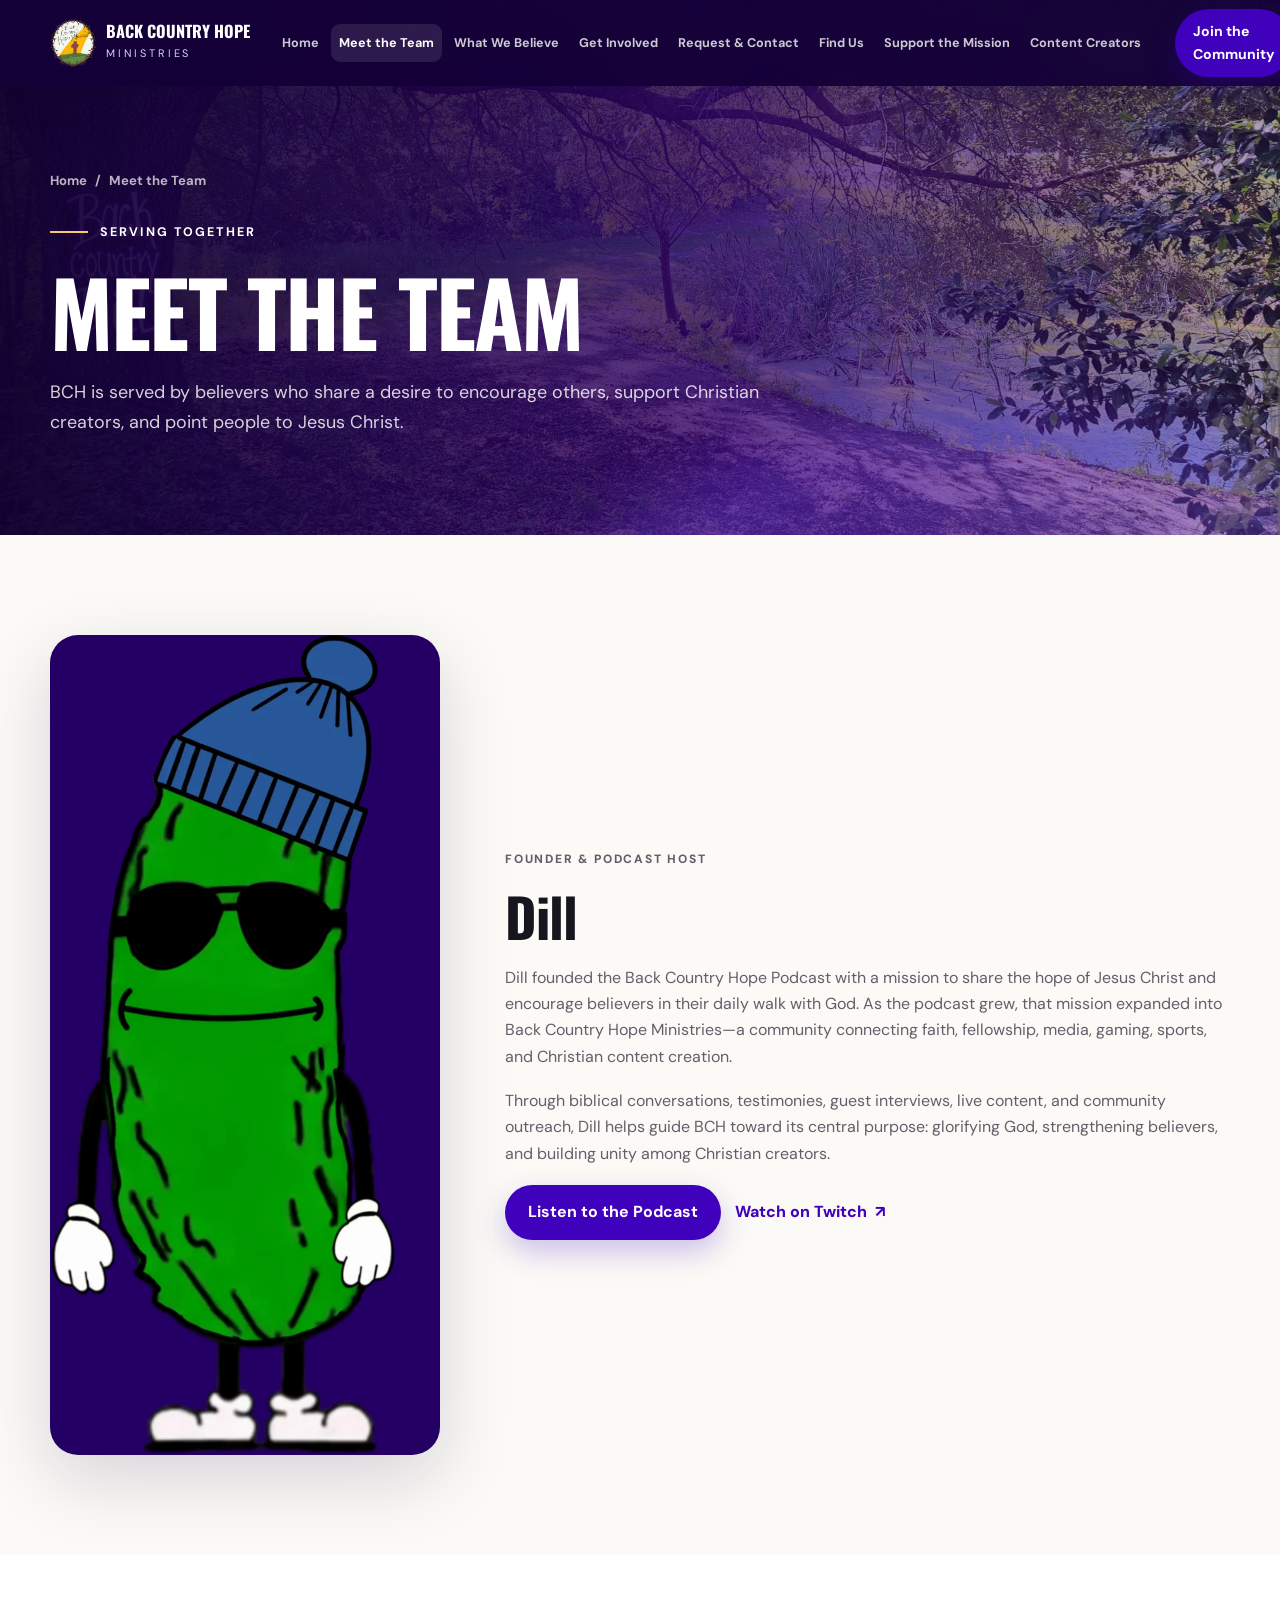
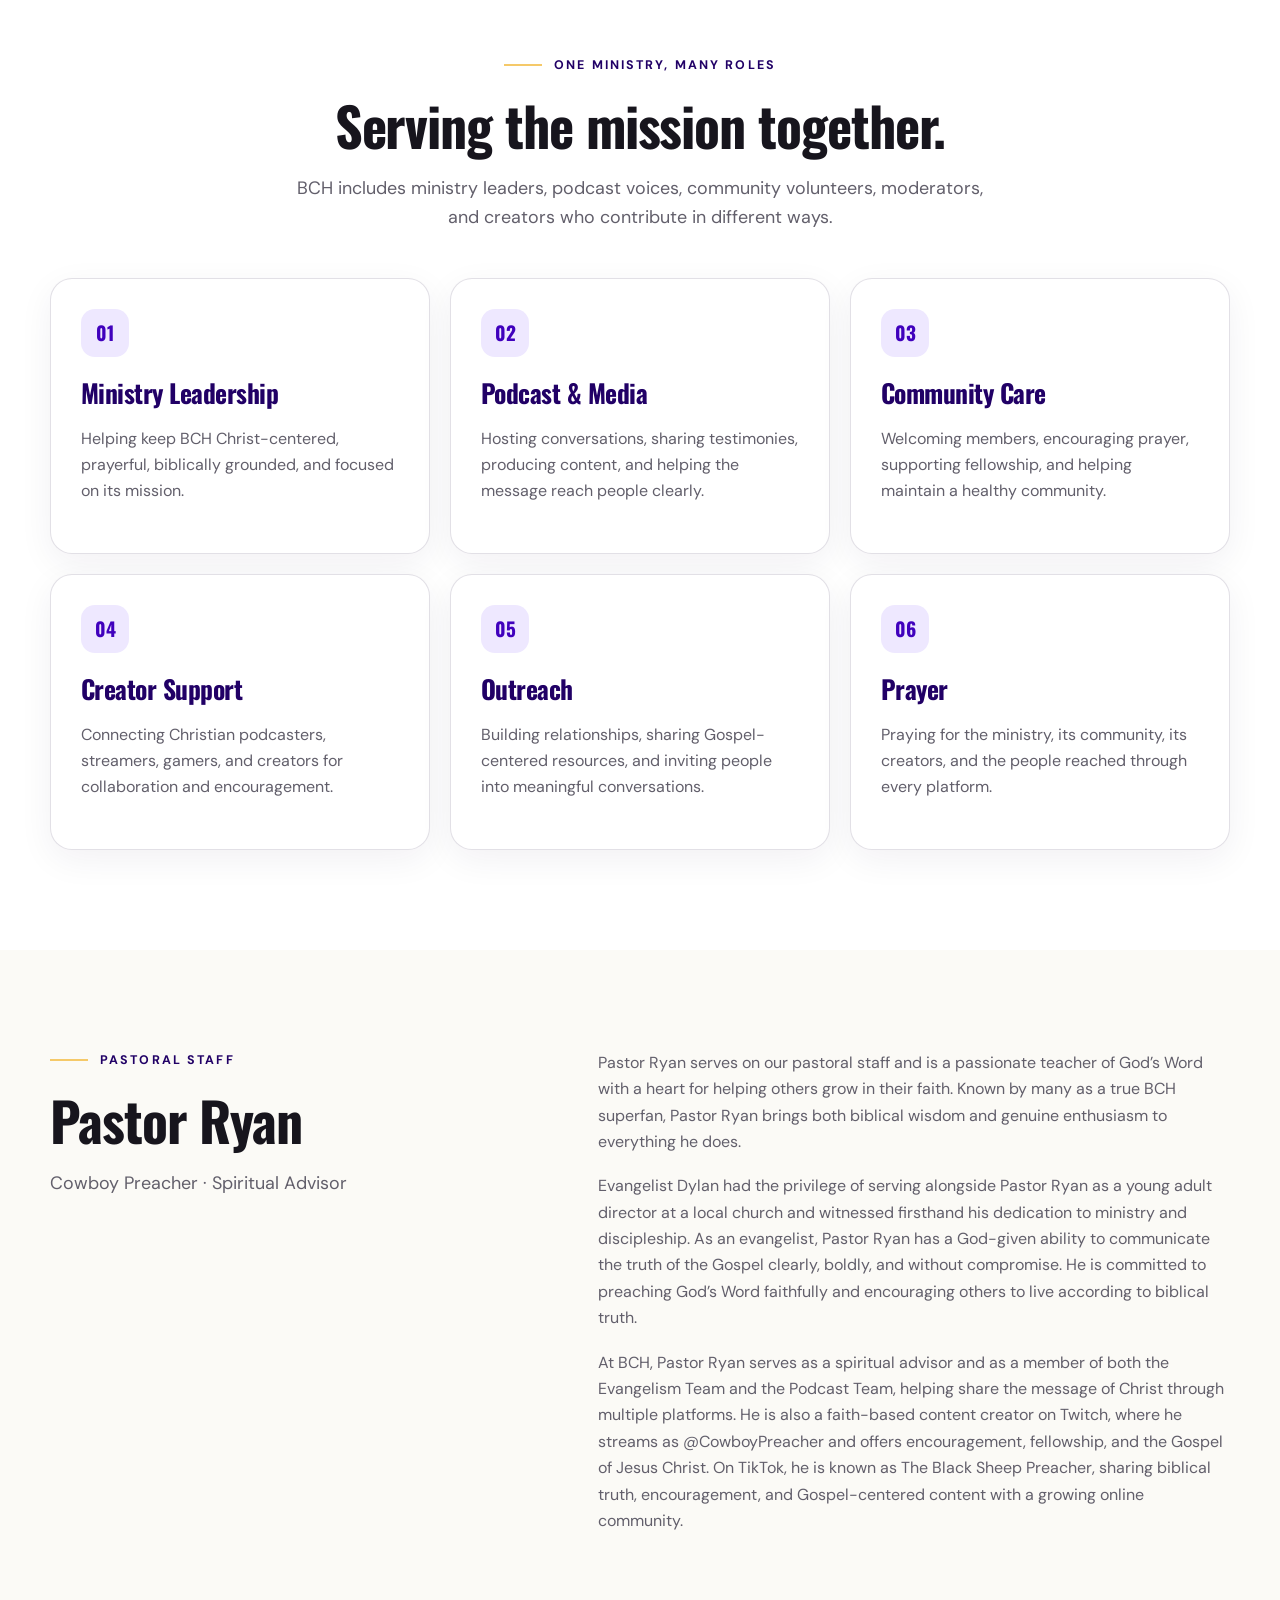
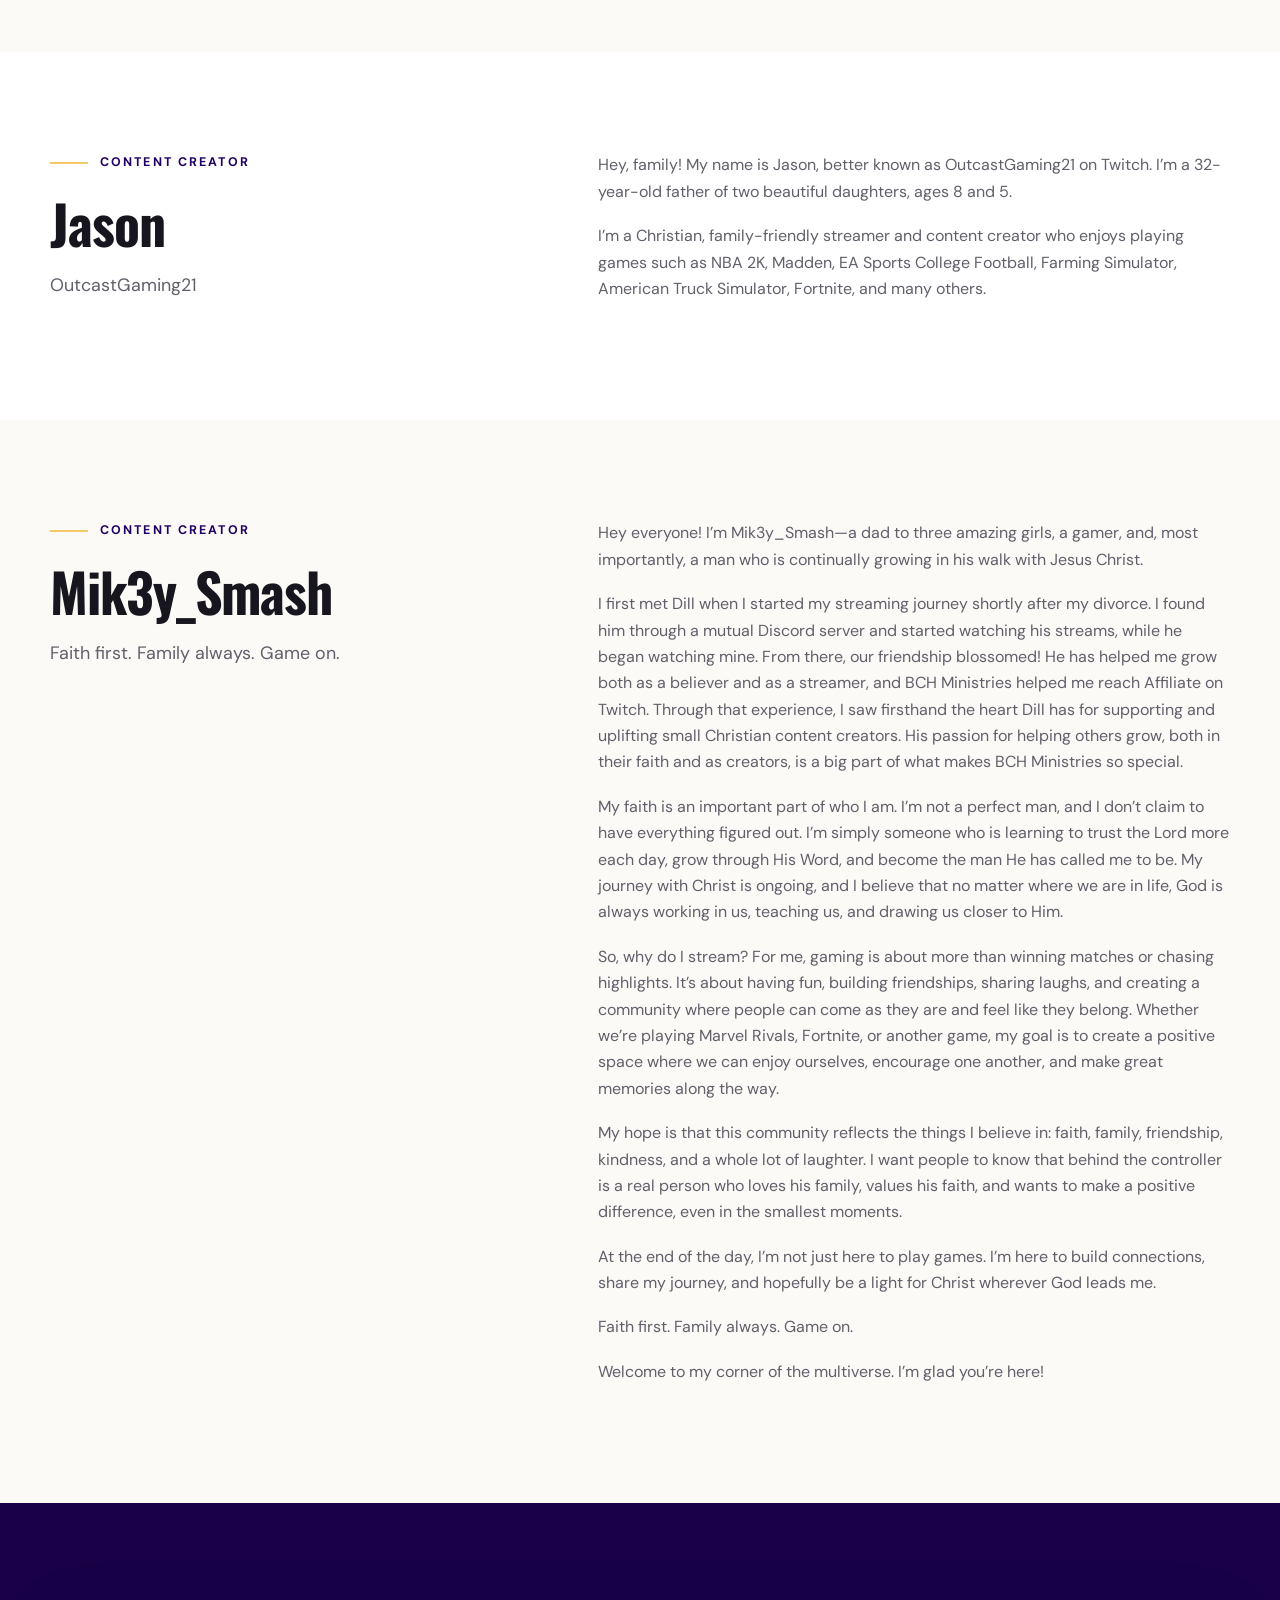
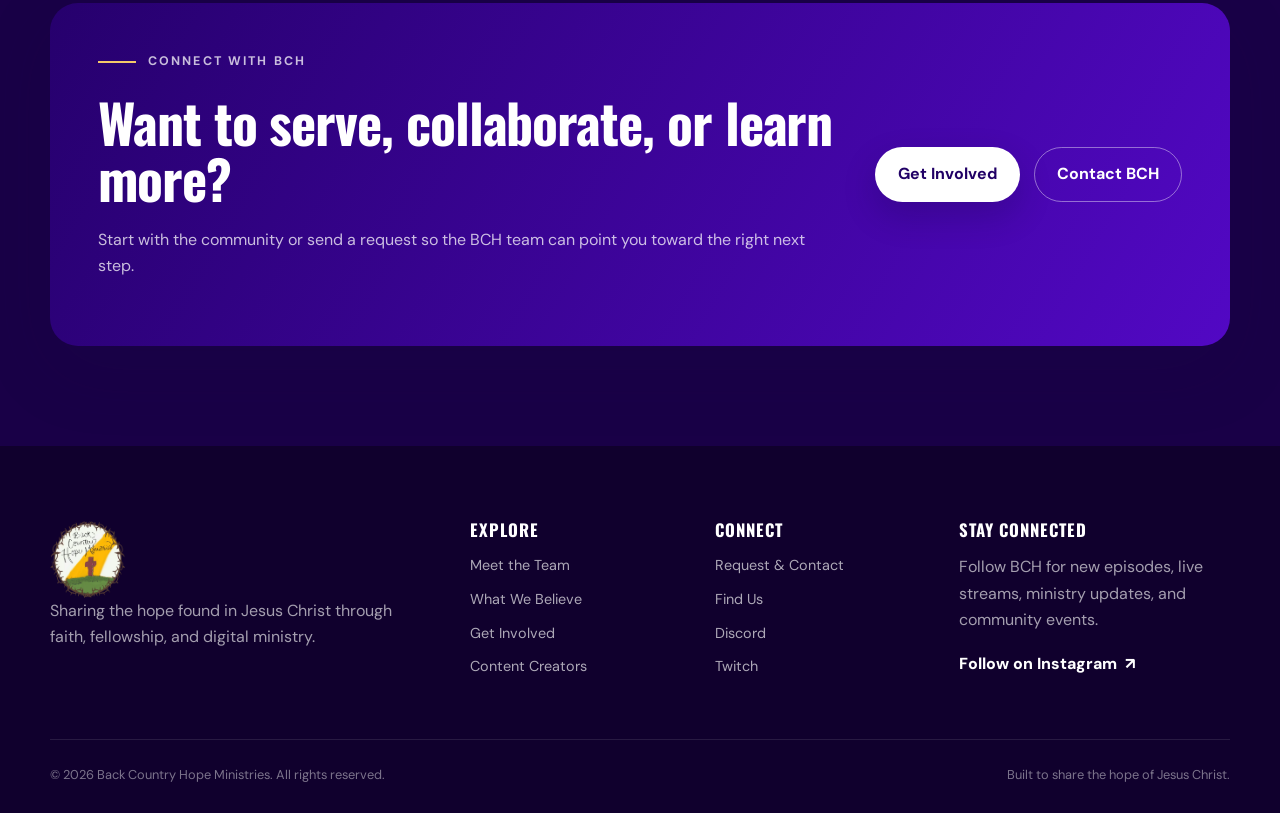
<file: meet-the-team.html>
<!doctype html>
  <html lang="en">
  <head>
    <meta charset="utf-8">
    <meta name="viewport" content="width=device-width, initial-scale=1">
    <meta name="description" content="Meet the people and ministry roles serving Back Country Hope Ministries through podcasting, creator support, prayer, outreach, and digital community.">
    <meta name="theme-color" content="#4001bd">
    <meta property="og:title" content="Meet the Team | Back Country Hope Ministries">
    <meta property="og:description" content="Meet the people and ministry roles serving Back Country Hope Ministries through podcasting, creator support, prayer, outreach, and digital community.">
    <meta property="og:type" content="website">
    <meta property="og:image" content="assets/images/hero-country-path.webp">
    <title>Meet the Team | Back Country Hope Ministries</title>
    <link rel="icon" type="image/png" href="assets/images/favicon.png">
    <link rel="preconnect" href="https://fonts.googleapis.com">
    <link rel="preconnect" href="https://fonts.gstatic.com" crossorigin>
    <link href="https://fonts.googleapis.com/css2?family=DM+Sans:wght@400;500;600;700&family=Oswald:wght@500;600;700&display=swap" rel="stylesheet">
    <link rel="stylesheet" href="assets/styles.css">
    <script src="assets/script.js" defer></script>

  </head>
  <body class="interior-page">
    <a class="skip-link" href="#main-content">Skip to main content</a>
<header class="site-header" data-header>
  <div class="container nav-wrap">
    <a class="brand" href="index.html" aria-label="Back Country Hope Ministries home">
      <img src="assets/images/bch-wordmark.png" alt="Back Country Hope" width="68" height="84">
      <span><strong>Back Country Hope</strong><small>Ministries</small></span>
    </a>
    <button class="menu-toggle" type="button" aria-expanded="false" aria-controls="primary-navigation" data-menu-toggle>
      <span class="sr-only">Open navigation</span><span></span><span></span><span></span>
    </button>
    <nav class="primary-nav" id="primary-navigation" aria-label="Primary navigation" data-menu>
      <a href="index.html">Home</a>
      <a class="active" href="meet-the-team.html">Meet the Team</a>
      <a href="what-we-believe.html">What We Believe</a>
      <a href="get-involved.html">Get Involved</a>
      <a href="request-contact.html">Request &amp; Contact</a>
      <a href="find-us.html">Find Us</a>
      <a href="support-the-mission.html">Support the Mission</a>
      <a href="content-creators.html">Content Creators</a>
    </nav>
    <a class="button button-small nav-cta" href="https://discord.gg/MK35DubrCx" target="_blank" rel="noopener noreferrer">Join the Community</a>
  </div>
</header>
    <main id="main-content">
      <section class="page-hero" aria-labelledby="page-title">
        <div class="container">
          <div class="page-hero-content reveal">
            <nav class="breadcrumbs" aria-label="Breadcrumb"><a href="index.html">Home</a><span>/</span><span aria-current="page">Meet the Team</span></nav>
            <p class="eyebrow"><span></span> Serving together</p>
            <h1 id="page-title">Meet the Team</h1>
            <p class="lead">BCH is served by believers who share a desire to encourage others, support Christian creators, and point people to Jesus Christ.</p>
          </div>
        </div>
      </section>
      <section class="content-section">
    <div class="container team-feature">
      <div class="team-image reveal"><img src="assets/images/back-country-dill.webp" alt="Profile graphic for Dill, founder and podcast host" loading="lazy"></div>
      <div class="body-copy reveal delay-1">
        <p class="role-label">Founder &amp; Podcast Host</p>
        <h2>Dill</h2>
        <p>Dill founded the Back Country Hope Podcast with a mission to share the hope of Jesus Christ and encourage believers in their daily walk with God. As the podcast grew, that mission expanded into Back Country Hope Ministries—a community connecting faith, fellowship, media, gaming, sports, and Christian content creation.</p>
        <p>Through biblical conversations, testimonies, guest interviews, live content, and community outreach, Dill helps guide BCH toward its central purpose: glorifying God, strengthening believers, and building unity among Christian creators.</p>
        <div class="inline-actions">
          <a class="button" href="https://creators.spotify.com/pod/profile/back-country-hope-podcast/" target="_blank" rel="noopener noreferrer">Listen to the Podcast</a>
          <a class="text-button" href="https://www.twitch.tv/backcountrydill" target="_blank" rel="noopener noreferrer">Watch on Twitch <span>↗</span></a>
        </div>
      </div>
    </div>
  </section>
  <section class="content-section alt">
    <div class="container">
      <div class="section-heading centered reveal">
        <p class="eyebrow dark"><span></span> One ministry, many roles</p>
        <h2>Serving the mission together.</h2>
        <p class="section-intro">BCH includes ministry leaders, podcast voices, community volunteers, moderators, and creators who contribute in different ways.</p>
      </div>
      <div class="card-grid reveal delay-1">
        <article class="info-card"><div class="card-icon">01</div><h3>Ministry Leadership</h3><p>Helping keep BCH Christ-centered, prayerful, biblically grounded, and focused on its mission.</p></article>
        <article class="info-card"><div class="card-icon">02</div><h3>Podcast &amp; Media</h3><p>Hosting conversations, sharing testimonies, producing content, and helping the message reach people clearly.</p></article>
        <article class="info-card"><div class="card-icon">03</div><h3>Community Care</h3><p>Welcoming members, encouraging prayer, supporting fellowship, and helping maintain a healthy community.</p></article>
        <article class="info-card"><div class="card-icon">04</div><h3>Creator Support</h3><p>Connecting Christian podcasters, streamers, gamers, and creators for collaboration and encouragement.</p></article>
        <article class="info-card"><div class="card-icon">05</div><h3>Outreach</h3><p>Building relationships, sharing Gospel-centered resources, and inviting people into meaningful conversations.</p></article>
        <article class="info-card"><div class="card-icon">06</div><h3>Prayer</h3><p>Praying for the ministry, its community, its creators, and the people reached through every platform.</p></article>
      </div>
    </div>
  </section>
  <section class="content-section" aria-labelledby="ryan-title">
    <div class="container two-column">
      <div class="reveal"><p class="eyebrow dark"><span></span> Pastoral staff</p><h2 id="ryan-title">Pastor Ryan</h2><p class="lead">Cowboy Preacher · Spiritual Advisor</p></div>
      <div class="body-copy reveal delay-1">
        <p>Pastor Ryan serves on our pastoral staff and is a passionate teacher of God’s Word with a heart for helping others grow in their faith. Known by many as a true BCH superfan, Pastor Ryan brings both biblical wisdom and genuine enthusiasm to everything he does.</p>
        <p>Evangelist Dylan had the privilege of serving alongside Pastor Ryan as a young adult director at a local church and witnessed firsthand his dedication to ministry and discipleship. As an evangelist, Pastor Ryan has a God-given ability to communicate the truth of the Gospel clearly, boldly, and without compromise. He is committed to preaching God’s Word faithfully and encouraging others to live according to biblical truth.</p>
        <p>At BCH, Pastor Ryan serves as a spiritual advisor and as a member of both the Evangelism Team and the Podcast Team, helping share the message of Christ through multiple platforms. He is also a faith-based content creator on Twitch, where he streams as @CowboyPreacher and offers encouragement, fellowship, and the Gospel of Jesus Christ. On TikTok, he is known as The Black Sheep Preacher, sharing biblical truth, encouragement, and Gospel-centered content with a growing online community.</p>
      </div>
    </div>
  </section>
  <section class="content-section alt" aria-labelledby="jason-title">
    <div class="container two-column">
      <div class="reveal"><p class="eyebrow dark"><span></span> Content creator</p><h2 id="jason-title">Jason</h2><p class="lead">OutcastGaming21</p></div>
      <div class="body-copy reveal delay-1">
        <p>Hey, family! My name is Jason, better known as OutcastGaming21 on Twitch. I’m a 32-year-old father of two beautiful daughters, ages 8 and 5.</p>
        <p>I’m a Christian, family-friendly streamer and content creator who enjoys playing games such as NBA 2K, Madden, EA Sports College Football, Farming Simulator, American Truck Simulator, Fortnite, and many others.</p>
      </div>
    </div>
  </section>
  <section class="content-section" aria-labelledby="mikey-title">
    <div class="container two-column">
      <div class="reveal"><p class="eyebrow dark"><span></span> Content creator</p><h2 id="mikey-title">Mik3y_Smash</h2><p class="lead">Faith first. Family always. Game on.</p></div>
      <div class="body-copy reveal delay-1">
        <p>Hey everyone! I’m Mik3y_Smash—a dad to three amazing girls, a gamer, and, most importantly, a man who is continually growing in his walk with Jesus Christ.</p>
        <p>I first met Dill when I started my streaming journey shortly after my divorce. I found him through a mutual Discord server and started watching his streams, while he began watching mine. From there, our friendship blossomed! He has helped me grow both as a believer and as a streamer, and BCH Ministries helped me reach Affiliate on Twitch. Through that experience, I saw firsthand the heart Dill has for supporting and uplifting small Christian content creators. His passion for helping others grow, both in their faith and as creators, is a big part of what makes BCH Ministries so special.</p>
        <p>My faith is an important part of who I am. I’m not a perfect man, and I don’t claim to have everything figured out. I’m simply someone who is learning to trust the Lord more each day, grow through His Word, and become the man He has called me to be. My journey with Christ is ongoing, and I believe that no matter where we are in life, God is always working in us, teaching us, and drawing us closer to Him.</p>
        <p>So, why do I stream? For me, gaming is about more than winning matches or chasing highlights. It’s about having fun, building friendships, sharing laughs, and creating a community where people can come as they are and feel like they belong. Whether we’re playing Marvel Rivals, Fortnite, or another game, my goal is to create a positive space where we can enjoy ourselves, encourage one another, and make great memories along the way.</p>
        <p>My hope is that this community reflects the things I believe in: faith, family, friendship, kindness, and a whole lot of laughter. I want people to know that behind the controller is a real person who loves his family, values his faith, and wants to make a positive difference, even in the smallest moments.</p>
        <p>At the end of the day, I’m not just here to play games. I’m here to build connections, share my journey, and hopefully be a light for Christ wherever God leads me.</p>
        <p>Faith first. Family always. Game on.</p>
        <p>Welcome to my corner of the multiverse. I’m glad you’re here!</p>
      </div>
    </div>
  </section>
  <section class="content-section deep"><div class="container cta-panel reveal"><div><p class="eyebrow"><span></span> Connect with BCH</p><h2>Want to serve, collaborate, or learn more?</h2><p>Start with the community or send a request so the BCH team can point you toward the right next step.</p></div><div class="inline-actions"><a class="button button-light" href="get-involved.html">Get Involved</a><a class="button button-ghost" href="request-contact.html">Contact BCH</a></div></div></section>
    </main>
    <footer class="site-footer">
  <div class="container footer-grid">
    <div class="footer-brand">
      <img src="assets/images/bch-wordmark.png" alt="Back Country Hope" loading="lazy">
      <p>Sharing the hope found in Jesus Christ through faith, fellowship, and digital ministry.</p>
    </div>
    <div>
      <h2>Explore</h2>
      <nav aria-label="Footer explore navigation">
        <a href="meet-the-team.html">Meet the Team</a>
        <a href="what-we-believe.html">What We Believe</a>
        <a href="get-involved.html">Get Involved</a>
        <a href="content-creators.html">Content Creators</a>
      </nav>
    </div>
    <div>
      <h2>Connect</h2>
      <nav aria-label="Footer connect navigation">
        <a href="request-contact.html">Request &amp; Contact</a>
        <a href="find-us.html">Find Us</a>
        <a href="https://discord.gg/MK35DubrCx" target="_blank" rel="noopener noreferrer">Discord</a>
        <a href="https://www.twitch.tv/backcountrydill" target="_blank" rel="noopener noreferrer">Twitch</a>
      </nav>
    </div>
    <div class="footer-cta">
      <h2>Stay connected</h2>
      <p>Follow BCH for new episodes, live streams, ministry updates, and community events.</p>
      <a class="text-button light" href="https://www.instagram.com/bch_ministries" target="_blank" rel="noopener noreferrer">Follow on Instagram <span>↗</span></a>
    </div>
  </div>
  <div class="container footer-bottom">
    <p>© <span data-year></span> Back Country Hope Ministries. All rights reserved.</p>
    <p>Built to share the hope of Jesus Christ.</p>
  </div>
</footer>
  </body>
  </html>
</file>
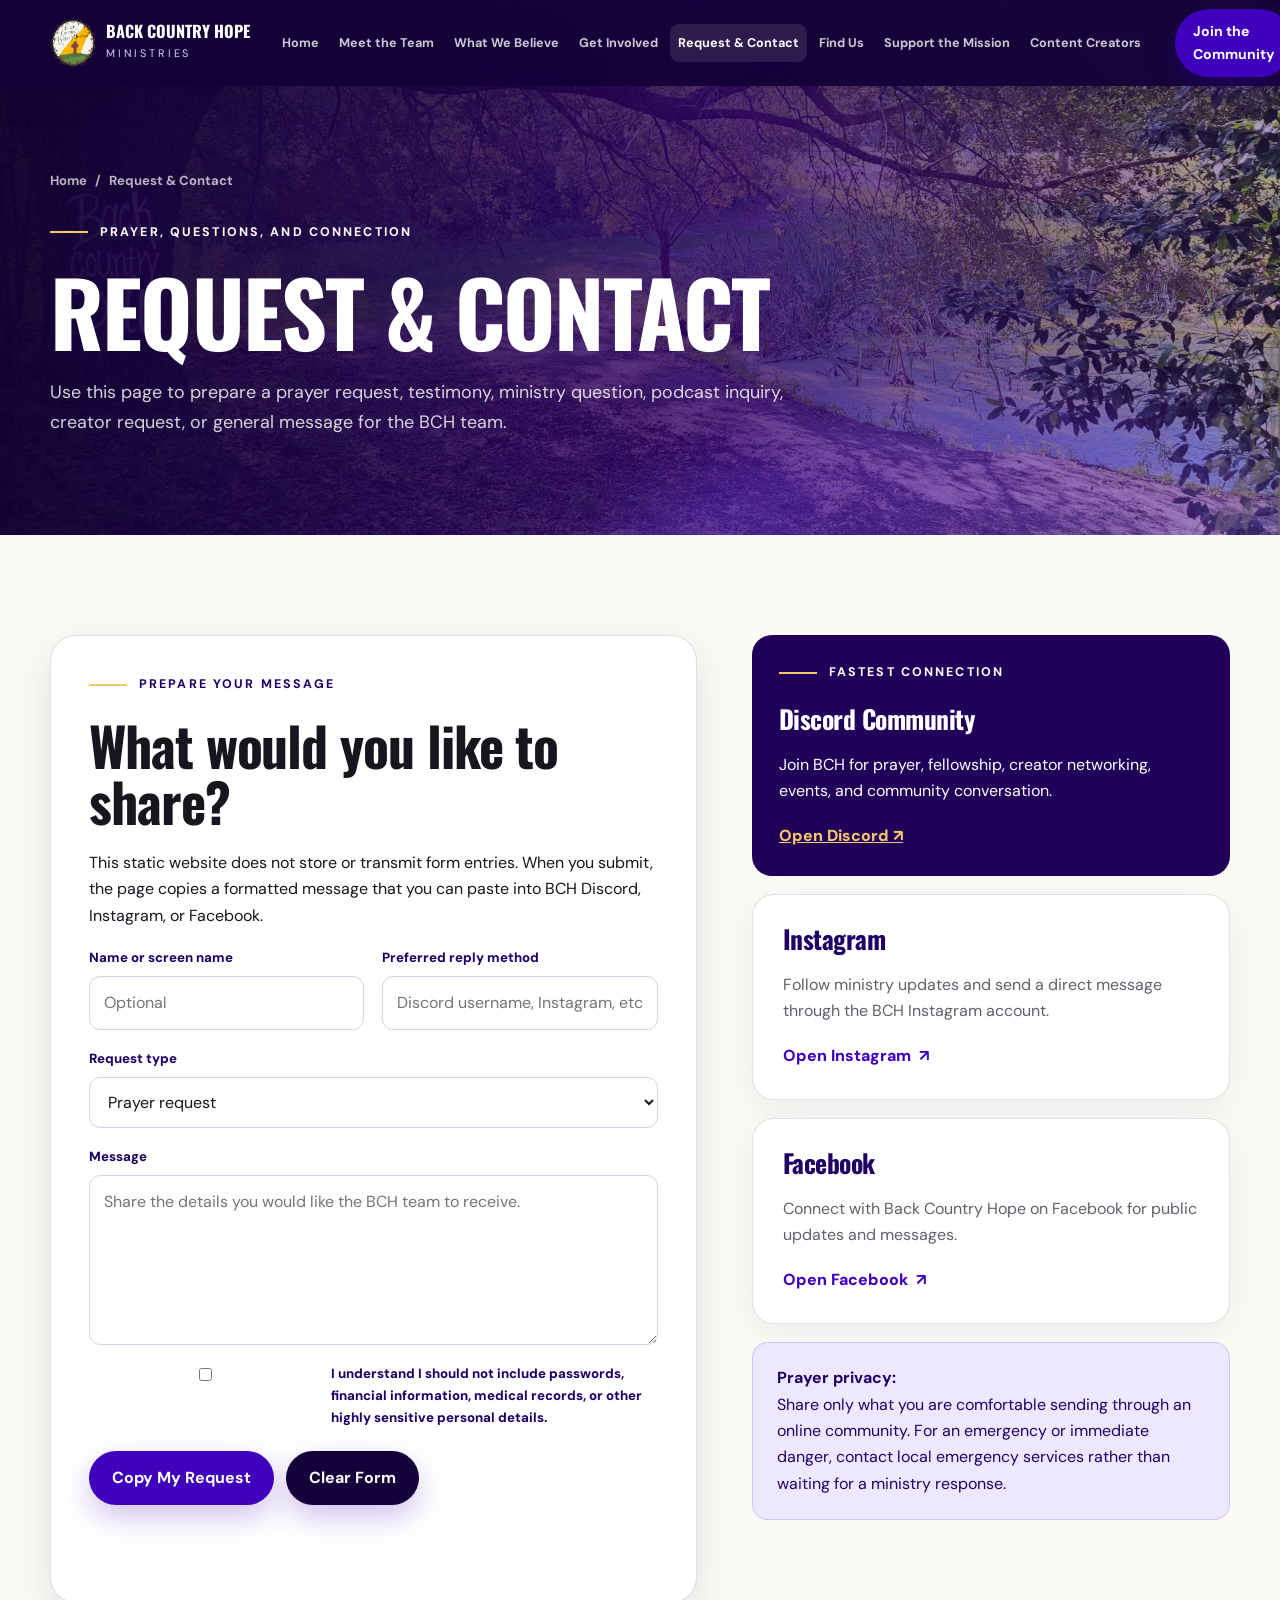
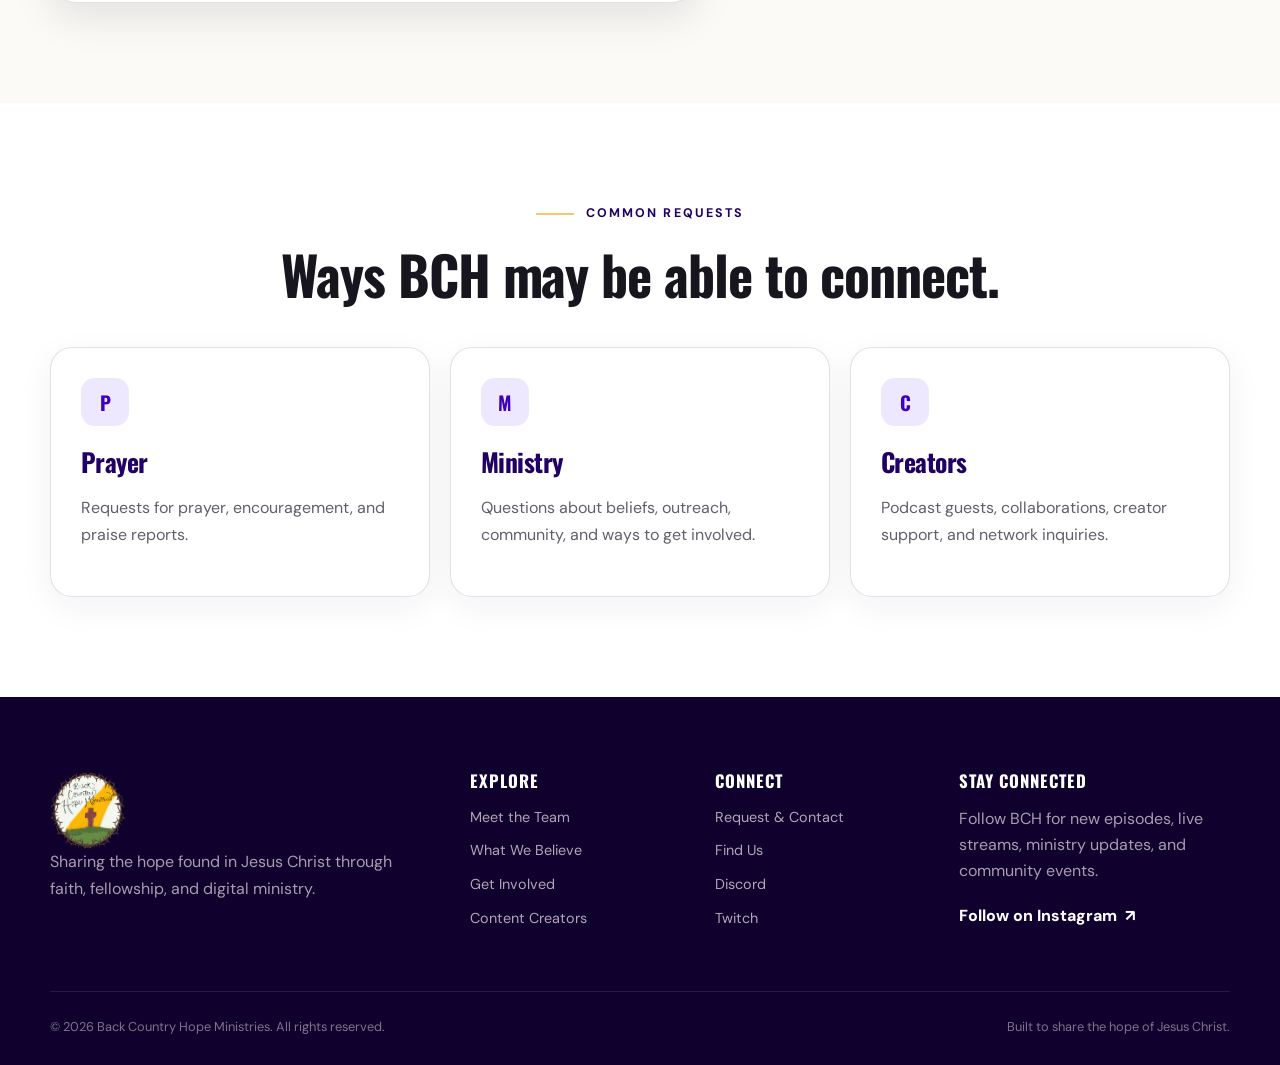
<file: request-contact.html>
<!doctype html>
  <html lang="en">
  <head>
    <meta charset="utf-8">
    <meta name="viewport" content="width=device-width, initial-scale=1">
    <meta name="description" content="Send a prayer request, testimony, ministry question, guest inquiry, creator collaboration request, or general message to Back Country Hope Ministries.">
    <meta name="theme-color" content="#4001bd">
    <meta property="og:title" content="Request & Contact | Back Country Hope Ministries">
    <meta property="og:description" content="Send a prayer request, testimony, ministry question, guest inquiry, creator collaboration request, or general message to Back Country Hope Ministries.">
    <meta property="og:type" content="website">
    <meta property="og:image" content="assets/images/hero-country-path.webp">
    <title>Request & Contact | Back Country Hope Ministries</title>
    <link rel="icon" type="image/png" href="assets/images/favicon.png">
    <link rel="preconnect" href="https://fonts.googleapis.com">
    <link rel="preconnect" href="https://fonts.gstatic.com" crossorigin>
    <link href="https://fonts.googleapis.com/css2?family=DM+Sans:wght@400;500;600;700&family=Oswald:wght@500;600;700&display=swap" rel="stylesheet">
    <link rel="stylesheet" href="assets/styles.css">
    <script src="assets/script.js" defer></script>

  </head>
  <body class="interior-page">
    <a class="skip-link" href="#main-content">Skip to main content</a>
<header class="site-header" data-header>
  <div class="container nav-wrap">
    <a class="brand" href="index.html" aria-label="Back Country Hope Ministries home">
      <img src="assets/images/bch-wordmark.png" alt="Back Country Hope" width="68" height="84">
      <span><strong>Back Country Hope</strong><small>Ministries</small></span>
    </a>
    <button class="menu-toggle" type="button" aria-expanded="false" aria-controls="primary-navigation" data-menu-toggle>
      <span class="sr-only">Open navigation</span><span></span><span></span><span></span>
    </button>
    <nav class="primary-nav" id="primary-navigation" aria-label="Primary navigation" data-menu>
      <a href="index.html">Home</a>
      <a href="meet-the-team.html">Meet the Team</a>
      <a href="what-we-believe.html">What We Believe</a>
      <a href="get-involved.html">Get Involved</a>
      <a class="active" href="request-contact.html">Request &amp; Contact</a>
      <a href="find-us.html">Find Us</a>
      <a href="support-the-mission.html">Support the Mission</a>
      <a href="content-creators.html">Content Creators</a>
    </nav>
    <a class="button button-small nav-cta" href="https://discord.gg/MK35DubrCx" target="_blank" rel="noopener noreferrer">Join the Community</a>
  </div>
</header>
    <main id="main-content">
      <section class="page-hero" aria-labelledby="page-title">
        <div class="container">
          <div class="page-hero-content reveal">
            <nav class="breadcrumbs" aria-label="Breadcrumb"><a href="index.html">Home</a><span>/</span><span aria-current="page">Request & Contact</span></nav>
            <p class="eyebrow"><span></span> Prayer, questions, and connection</p>
            <h1 id="page-title">Request &amp; Contact</h1>
            <p class="lead">Use this page to prepare a prayer request, testimony, ministry question, podcast inquiry, creator request, or general message for the BCH team.</p>
          </div>
        </div>
      </section>
      <section class="content-section">
    <div class="container contact-layout">
      <form class="form-card reveal" data-request-form>
        <p class="eyebrow dark"><span></span> Prepare your message</p>
        <h2>What would you like to share?</h2>
        <p>This static website does not store or transmit form entries. When you submit, the page copies a formatted message that you can paste into BCH Discord, Instagram, or Facebook.</p>
        <div class="form-grid">
          <div class="field"><label for="name">Name or screen name</label><input id="name" name="name" type="text" autocomplete="name" placeholder="Optional"></div>
          <div class="field"><label for="reply">Preferred reply method</label><input id="reply" name="reply" type="text" placeholder="Discord username, Instagram, etc."></div>
          <div class="field full"><label for="type">Request type</label><select id="type" name="type"><option>Prayer request</option><option>Testimony or praise report</option><option>Ministry question</option><option>Podcast guest inquiry</option><option>Creator collaboration</option><option>Partnership</option><option>Volunteer interest</option><option>Community or event question</option><option>General message</option></select></div>
          <div class="field full"><label for="message">Message</label><textarea id="message" name="message" required placeholder="Share the details you would like the BCH team to receive."></textarea></div>
          <div class="field full checkbox-field"><input id="privacy" type="checkbox" required><label for="privacy">I understand I should not include passwords, financial information, medical records, or other highly sensitive personal details.</label></div>
        </div>
        <div class="form-actions"><button class="button" type="submit">Copy My Request</button><button class="button button-dark" type="reset">Clear Form</button></div>
        <p class="form-status" data-form-status aria-live="polite"></p>
      </form>
      <aside class="contact-side reveal delay-1">
        <div class="contact-card"><p class="eyebrow"><span></span> Fastest connection</p><h3>Discord Community</h3><p>Join BCH for prayer, fellowship, creator networking, events, and community conversation.</p><a href="https://discord.gg/MK35DubrCx" target="_blank" rel="noopener noreferrer">Open Discord ↗</a></div>
        <div class="info-card"><h3>Instagram</h3><p>Follow ministry updates and send a direct message through the BCH Instagram account.</p><a class="text-link" href="https://www.instagram.com/bch_ministries" target="_blank" rel="noopener noreferrer">Open Instagram <b>↗</b></a></div>
        <div class="info-card"><h3>Facebook</h3><p>Connect with Back Country Hope on Facebook for public updates and messages.</p><a class="text-link" href="https://www.facebook.com/BackCountryHope" target="_blank" rel="noopener noreferrer">Open Facebook <b>↗</b></a></div>
        <div class="notice"><strong>Prayer privacy:</strong><p>Share only what you are comfortable sending through an online community. For an emergency or immediate danger, contact local emergency services rather than waiting for a ministry response.</p></div>
      </aside>
    </div>
  </section>
  <section class="content-section alt"><div class="container"><div class="section-heading centered reveal"><p class="eyebrow dark"><span></span> Common requests</p><h2>Ways BCH may be able to connect.</h2></div><div class="card-grid reveal delay-1"><article class="info-card"><div class="card-icon">P</div><h3>Prayer</h3><p>Requests for prayer, encouragement, and praise reports.</p></article><article class="info-card"><div class="card-icon">M</div><h3>Ministry</h3><p>Questions about beliefs, outreach, community, and ways to get involved.</p></article><article class="info-card"><div class="card-icon">C</div><h3>Creators</h3><p>Podcast guests, collaborations, creator support, and network inquiries.</p></article></div></div></section>
    </main>
    <footer class="site-footer">
  <div class="container footer-grid">
    <div class="footer-brand">
      <img src="assets/images/bch-wordmark.png" alt="Back Country Hope" loading="lazy">
      <p>Sharing the hope found in Jesus Christ through faith, fellowship, and digital ministry.</p>
    </div>
    <div>
      <h2>Explore</h2>
      <nav aria-label="Footer explore navigation">
        <a href="meet-the-team.html">Meet the Team</a>
        <a href="what-we-believe.html">What We Believe</a>
        <a href="get-involved.html">Get Involved</a>
        <a href="content-creators.html">Content Creators</a>
      </nav>
    </div>
    <div>
      <h2>Connect</h2>
      <nav aria-label="Footer connect navigation">
        <a href="request-contact.html">Request &amp; Contact</a>
        <a href="find-us.html">Find Us</a>
        <a href="https://discord.gg/MK35DubrCx" target="_blank" rel="noopener noreferrer">Discord</a>
        <a href="https://www.twitch.tv/backcountrydill" target="_blank" rel="noopener noreferrer">Twitch</a>
      </nav>
    </div>
    <div class="footer-cta">
      <h2>Stay connected</h2>
      <p>Follow BCH for new episodes, live streams, ministry updates, and community events.</p>
      <a class="text-button light" href="https://www.instagram.com/bch_ministries" target="_blank" rel="noopener noreferrer">Follow on Instagram <span>↗</span></a>
    </div>
  </div>
  <div class="container footer-bottom">
    <p>© <span data-year></span> Back Country Hope Ministries. All rights reserved.</p>
    <p>Built to share the hope of Jesus Christ.</p>
  </div>
</footer>
  </body>
  </html>
</file>
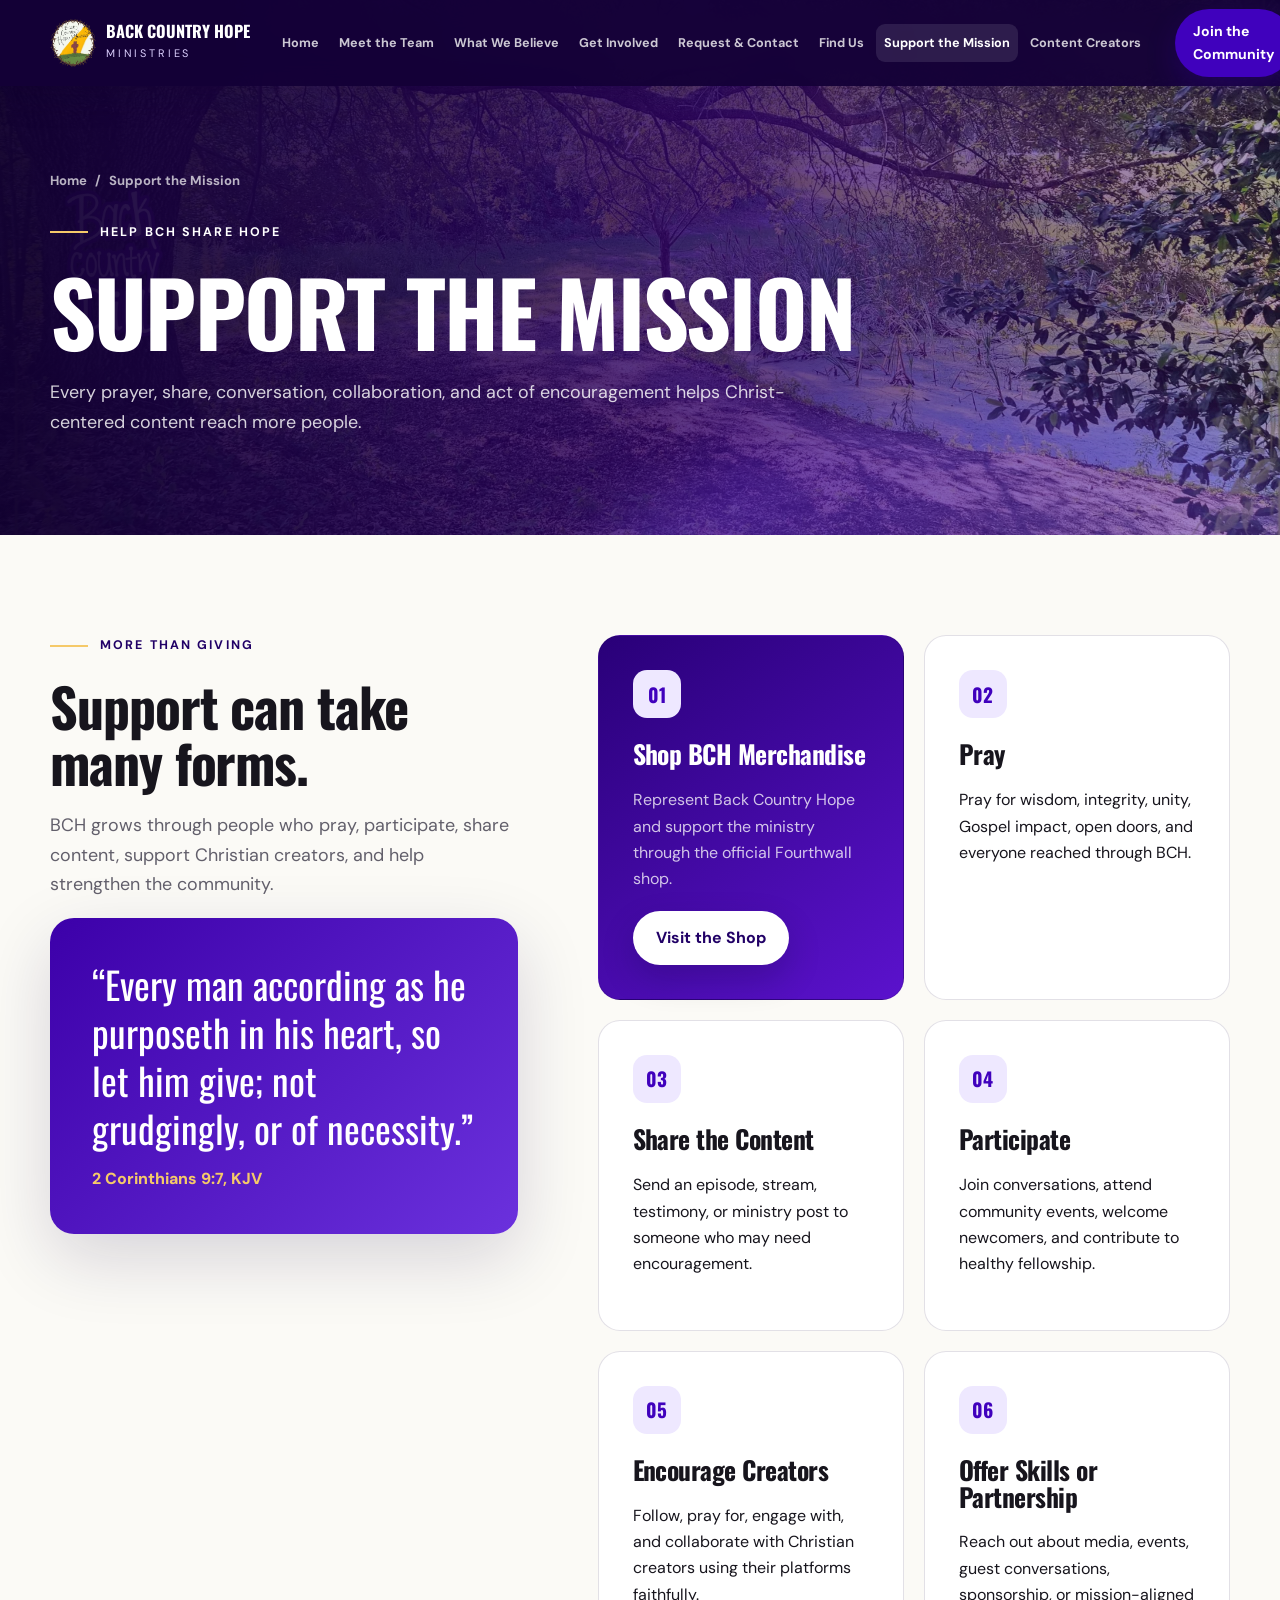
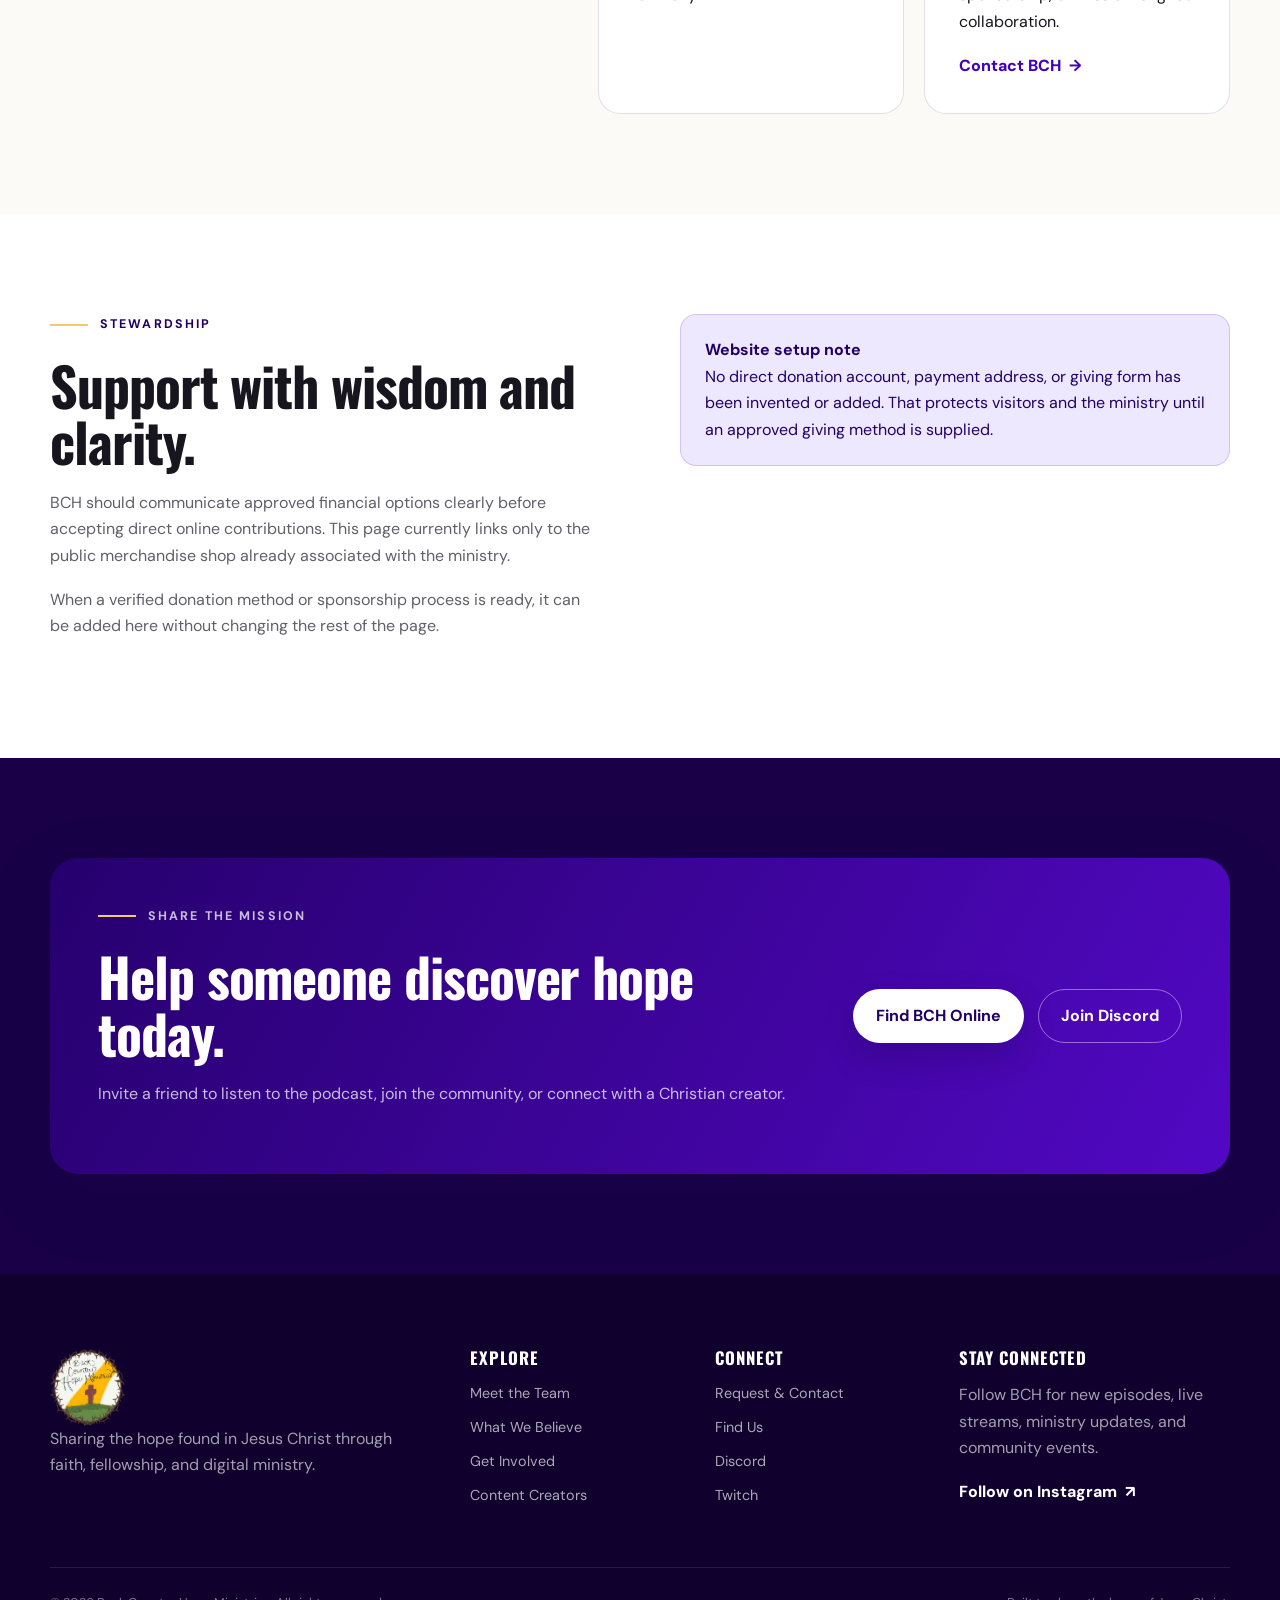
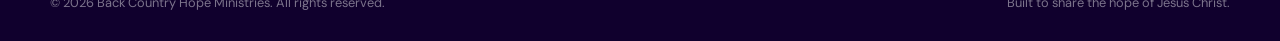
<file: support-the-mission.html>
<!doctype html>
  <html lang="en">
  <head>
    <meta charset="utf-8">
    <meta name="viewport" content="width=device-width, initial-scale=1">
    <meta name="description" content="Support Back Country Hope Ministries through prayer, sharing, community participation, creator encouragement, and official BCH merchandise.">
    <meta name="theme-color" content="#4001bd">
    <meta property="og:title" content="Support the Mission | Back Country Hope Ministries">
    <meta property="og:description" content="Support Back Country Hope Ministries through prayer, sharing, community participation, creator encouragement, and official BCH merchandise.">
    <meta property="og:type" content="website">
    <meta property="og:image" content="assets/images/hero-country-path.webp">
    <title>Support the Mission | Back Country Hope Ministries</title>
    <link rel="icon" type="image/png" href="assets/images/favicon.png">
    <link rel="preconnect" href="https://fonts.googleapis.com">
    <link rel="preconnect" href="https://fonts.gstatic.com" crossorigin>
    <link href="https://fonts.googleapis.com/css2?family=DM+Sans:wght@400;500;600;700&family=Oswald:wght@500;600;700&display=swap" rel="stylesheet">
    <link rel="stylesheet" href="assets/styles.css">
    <script src="assets/script.js" defer></script>

  </head>
  <body class="interior-page">
    <a class="skip-link" href="#main-content">Skip to main content</a>
<header class="site-header" data-header>
  <div class="container nav-wrap">
    <a class="brand" href="index.html" aria-label="Back Country Hope Ministries home">
      <img src="assets/images/bch-wordmark.png" alt="Back Country Hope" width="68" height="84">
      <span><strong>Back Country Hope</strong><small>Ministries</small></span>
    </a>
    <button class="menu-toggle" type="button" aria-expanded="false" aria-controls="primary-navigation" data-menu-toggle>
      <span class="sr-only">Open navigation</span><span></span><span></span><span></span>
    </button>
    <nav class="primary-nav" id="primary-navigation" aria-label="Primary navigation" data-menu>
      <a href="index.html">Home</a>
      <a href="meet-the-team.html">Meet the Team</a>
      <a href="what-we-believe.html">What We Believe</a>
      <a href="get-involved.html">Get Involved</a>
      <a href="request-contact.html">Request &amp; Contact</a>
      <a href="find-us.html">Find Us</a>
      <a class="active" href="support-the-mission.html">Support the Mission</a>
      <a href="content-creators.html">Content Creators</a>
    </nav>
    <a class="button button-small nav-cta" href="https://discord.gg/MK35DubrCx" target="_blank" rel="noopener noreferrer">Join the Community</a>
  </div>
</header>
    <main id="main-content">
      <section class="page-hero" aria-labelledby="page-title">
        <div class="container">
          <div class="page-hero-content reveal">
            <nav class="breadcrumbs" aria-label="Breadcrumb"><a href="index.html">Home</a><span>/</span><span aria-current="page">Support the Mission</span></nav>
            <p class="eyebrow"><span></span> Help BCH share hope</p>
            <h1 id="page-title">Support the Mission</h1>
            <p class="lead">Every prayer, share, conversation, collaboration, and act of encouragement helps Christ-centered content reach more people.</p>
          </div>
        </div>
      </section>
      <section class="content-section">
    <div class="container two-column">
      <div class="sticky-heading reveal"><p class="eyebrow dark"><span></span> More than giving</p><h2>Support can take many forms.</h2><p class="lead">BCH grows through people who pray, participate, share content, support Christian creators, and help strengthen the community.</p><div class="scripture-callout"><blockquote>“Every man according as he purposeth in his heart, so let him give; not grudgingly, or of necessity.”</blockquote><cite>2 Corinthians 9:7, KJV</cite></div></div>
      <div class="support-options reveal delay-1">
        <article class="support-option featured"><div class="card-icon">01</div><h3>Shop BCH Merchandise</h3><p>Represent Back Country Hope and support the ministry through the official Fourthwall shop.</p><a class="button button-light" href="https://bchministries-shop.fourthwall.com/?utm_source=linktree&amp;utm_medium=referral&amp;utm_campaign=linktree_shop_other_products" target="_blank" rel="noopener noreferrer">Visit the Shop</a></article>
        <article class="support-option"><div class="card-icon">02</div><h3>Pray</h3><p>Pray for wisdom, integrity, unity, Gospel impact, open doors, and everyone reached through BCH.</p></article>
        <article class="support-option"><div class="card-icon">03</div><h3>Share the Content</h3><p>Send an episode, stream, testimony, or ministry post to someone who may need encouragement.</p></article>
        <article class="support-option"><div class="card-icon">04</div><h3>Participate</h3><p>Join conversations, attend community events, welcome newcomers, and contribute to healthy fellowship.</p></article>
        <article class="support-option"><div class="card-icon">05</div><h3>Encourage Creators</h3><p>Follow, pray for, engage with, and collaborate with Christian creators using their platforms faithfully.</p></article>
        <article class="support-option"><div class="card-icon">06</div><h3>Offer Skills or Partnership</h3><p>Reach out about media, events, guest conversations, sponsorship, or mission-aligned collaboration.</p><a class="text-link" href="request-contact.html">Contact BCH <b>→</b></a></article>
      </div>
    </div>
  </section>
  <section class="content-section alt"><div class="container two-column equal"><div class="body-copy reveal"><p class="eyebrow dark"><span></span> Stewardship</p><h2>Support with wisdom and clarity.</h2><p>BCH should communicate approved financial options clearly before accepting direct online contributions. This page currently links only to the public merchandise shop already associated with the ministry.</p><p>When a verified donation method or sponsorship process is ready, it can be added here without changing the rest of the page.</p></div><div class="notice reveal delay-1"><strong>Website setup note</strong><p>No direct donation account, payment address, or giving form has been invented or added. That protects visitors and the ministry until an approved giving method is supplied.</p></div></div></section>
  <section class="content-section deep"><div class="container cta-panel reveal"><div><p class="eyebrow"><span></span> Share the mission</p><h2>Help someone discover hope today.</h2><p>Invite a friend to listen to the podcast, join the community, or connect with a Christian creator.</p></div><div class="inline-actions"><a class="button button-light" href="find-us.html">Find BCH Online</a><a class="button button-ghost" href="https://discord.gg/MK35DubrCx" target="_blank" rel="noopener noreferrer">Join Discord</a></div></div></section>
    </main>
    <footer class="site-footer">
  <div class="container footer-grid">
    <div class="footer-brand">
      <img src="assets/images/bch-wordmark.png" alt="Back Country Hope" loading="lazy">
      <p>Sharing the hope found in Jesus Christ through faith, fellowship, and digital ministry.</p>
    </div>
    <div>
      <h2>Explore</h2>
      <nav aria-label="Footer explore navigation">
        <a href="meet-the-team.html">Meet the Team</a>
        <a href="what-we-believe.html">What We Believe</a>
        <a href="get-involved.html">Get Involved</a>
        <a href="content-creators.html">Content Creators</a>
      </nav>
    </div>
    <div>
      <h2>Connect</h2>
      <nav aria-label="Footer connect navigation">
        <a href="request-contact.html">Request &amp; Contact</a>
        <a href="find-us.html">Find Us</a>
        <a href="https://discord.gg/MK35DubrCx" target="_blank" rel="noopener noreferrer">Discord</a>
        <a href="https://www.twitch.tv/backcountrydill" target="_blank" rel="noopener noreferrer">Twitch</a>
      </nav>
    </div>
    <div class="footer-cta">
      <h2>Stay connected</h2>
      <p>Follow BCH for new episodes, live streams, ministry updates, and community events.</p>
      <a class="text-button light" href="https://www.instagram.com/bch_ministries" target="_blank" rel="noopener noreferrer">Follow on Instagram <span>↗</span></a>
    </div>
  </div>
  <div class="container footer-bottom">
    <p>© <span data-year></span> Back Country Hope Ministries. All rights reserved.</p>
    <p>Built to share the hope of Jesus Christ.</p>
  </div>
</footer>
  </body>
  </html>
</file>
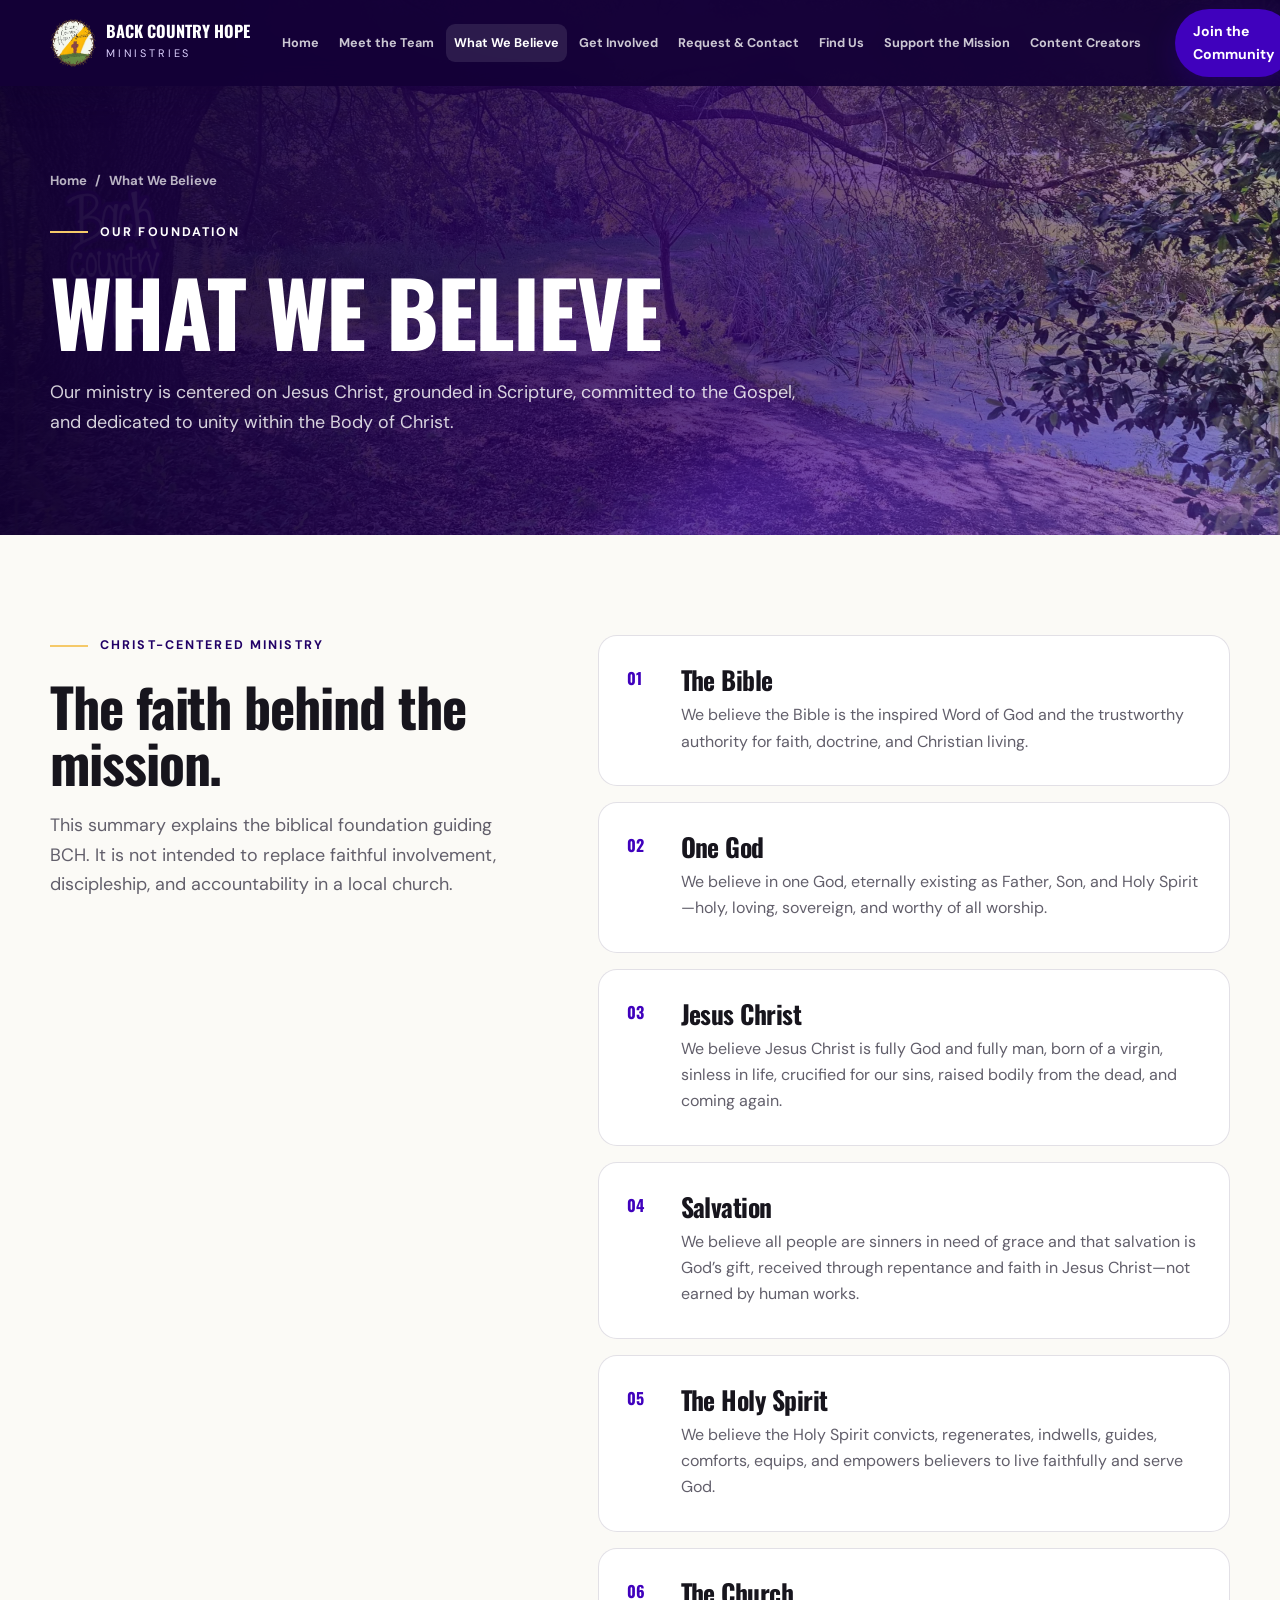
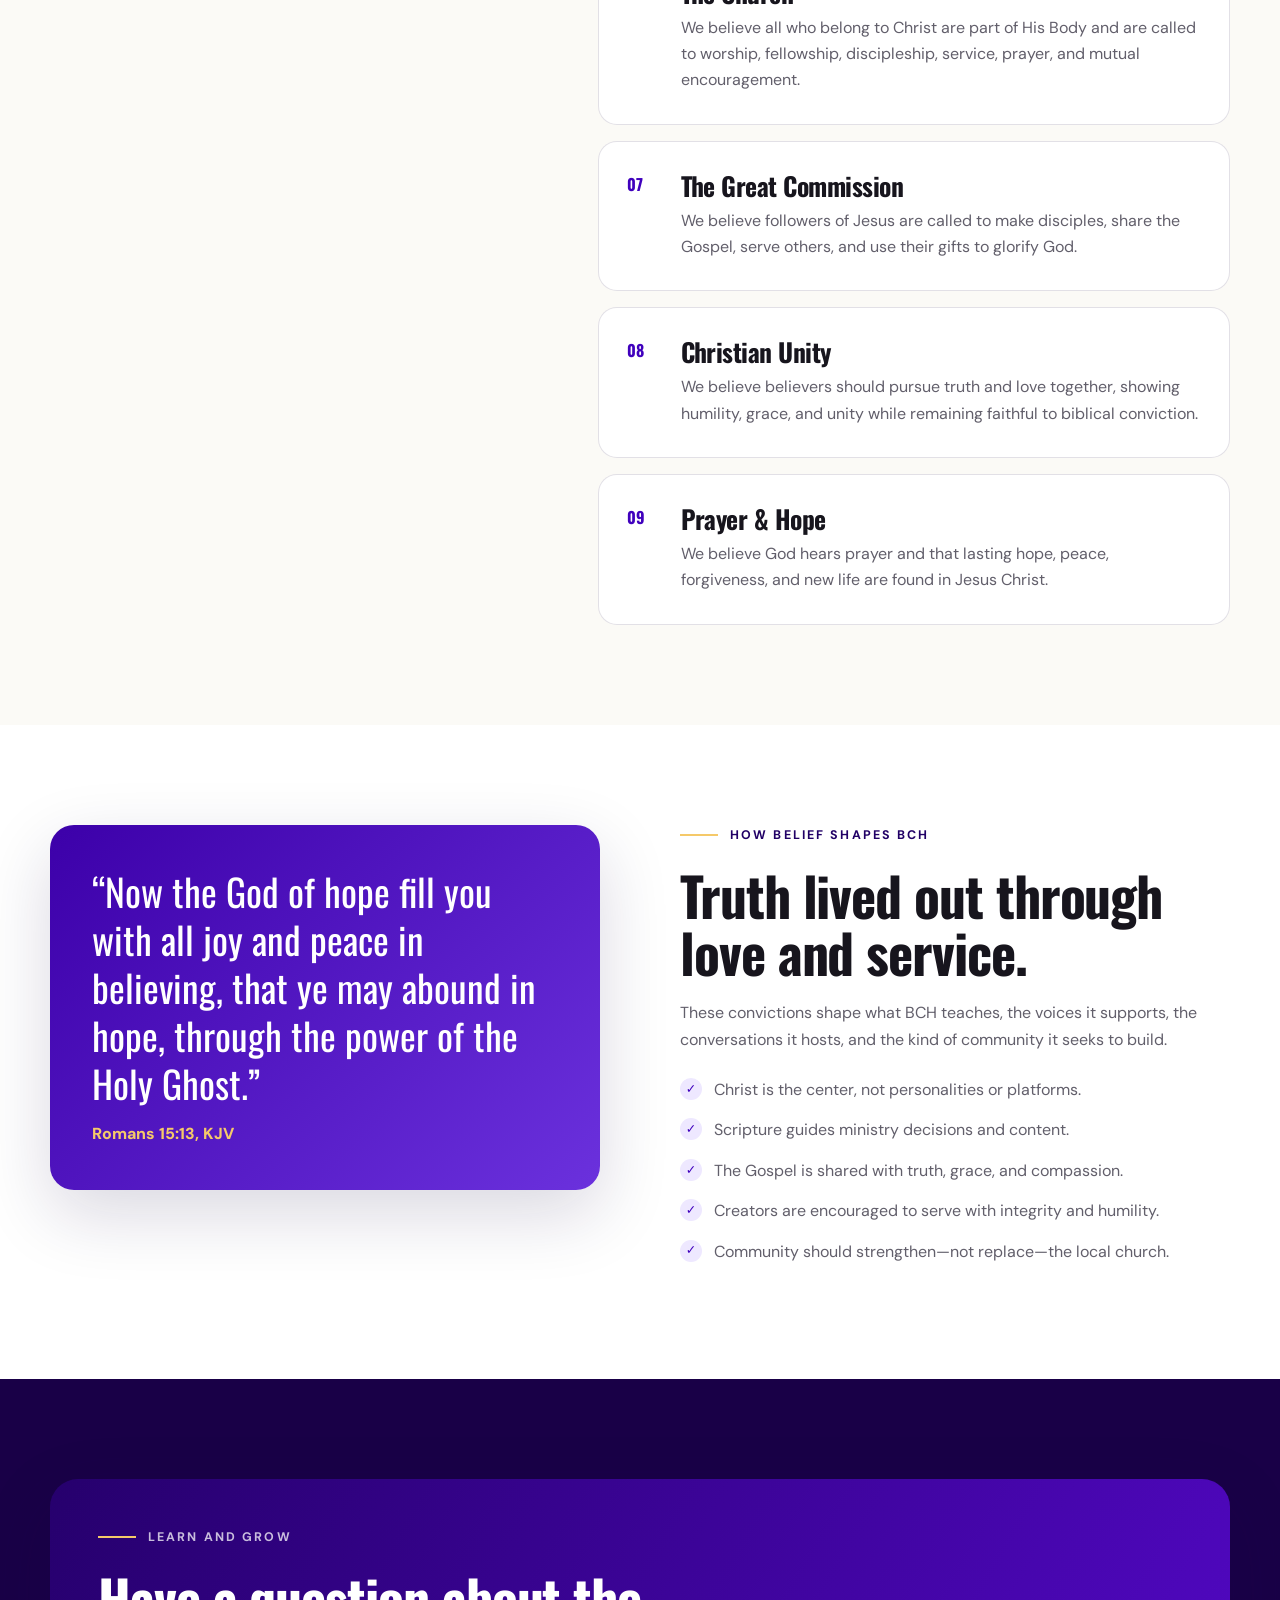
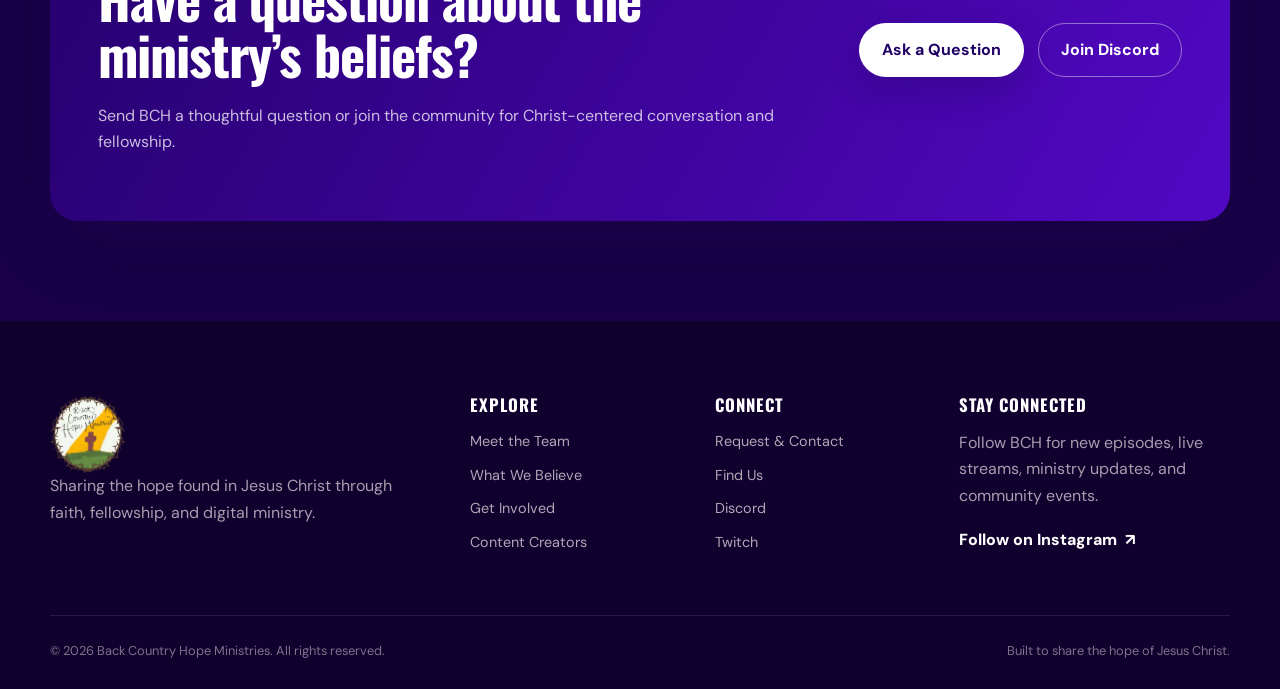
<file: what-we-believe.html>
<!doctype html>
  <html lang="en">
  <head>
    <meta charset="utf-8">
    <meta name="viewport" content="width=device-width, initial-scale=1">
    <meta name="description" content="Read the core Christian beliefs that shape the mission, teaching, community, and creator support of Back Country Hope Ministries.">
    <meta name="theme-color" content="#4001bd">
    <meta property="og:title" content="What We Believe | Back Country Hope Ministries">
    <meta property="og:description" content="Read the core Christian beliefs that shape the mission, teaching, community, and creator support of Back Country Hope Ministries.">
    <meta property="og:type" content="website">
    <meta property="og:image" content="assets/images/hero-country-path.webp">
    <title>What We Believe | Back Country Hope Ministries</title>
    <link rel="icon" type="image/png" href="assets/images/favicon.png">
    <link rel="preconnect" href="https://fonts.googleapis.com">
    <link rel="preconnect" href="https://fonts.gstatic.com" crossorigin>
    <link href="https://fonts.googleapis.com/css2?family=DM+Sans:wght@400;500;600;700&family=Oswald:wght@500;600;700&display=swap" rel="stylesheet">
    <link rel="stylesheet" href="assets/styles.css">
    <script src="assets/script.js" defer></script>

  </head>
  <body class="interior-page">
    <a class="skip-link" href="#main-content">Skip to main content</a>
<header class="site-header" data-header>
  <div class="container nav-wrap">
    <a class="brand" href="index.html" aria-label="Back Country Hope Ministries home">
      <img src="assets/images/bch-wordmark.png" alt="Back Country Hope" width="68" height="84">
      <span><strong>Back Country Hope</strong><small>Ministries</small></span>
    </a>
    <button class="menu-toggle" type="button" aria-expanded="false" aria-controls="primary-navigation" data-menu-toggle>
      <span class="sr-only">Open navigation</span><span></span><span></span><span></span>
    </button>
    <nav class="primary-nav" id="primary-navigation" aria-label="Primary navigation" data-menu>
      <a href="index.html">Home</a>
      <a href="meet-the-team.html">Meet the Team</a>
      <a class="active" href="what-we-believe.html">What We Believe</a>
      <a href="get-involved.html">Get Involved</a>
      <a href="request-contact.html">Request &amp; Contact</a>
      <a href="find-us.html">Find Us</a>
      <a href="support-the-mission.html">Support the Mission</a>
      <a href="content-creators.html">Content Creators</a>
    </nav>
    <a class="button button-small nav-cta" href="https://discord.gg/MK35DubrCx" target="_blank" rel="noopener noreferrer">Join the Community</a>
  </div>
</header>
    <main id="main-content">
      <section class="page-hero" aria-labelledby="page-title">
        <div class="container">
          <div class="page-hero-content reveal">
            <nav class="breadcrumbs" aria-label="Breadcrumb"><a href="index.html">Home</a><span>/</span><span aria-current="page">What We Believe</span></nav>
            <p class="eyebrow"><span></span> Our foundation</p>
            <h1 id="page-title">What We Believe</h1>
            <p class="lead">Our ministry is centered on Jesus Christ, grounded in Scripture, committed to the Gospel, and dedicated to unity within the Body of Christ.</p>
          </div>
        </div>
      </section>
      <section class="content-section">
    <div class="container two-column">
      <div class="sticky-heading reveal"><p class="eyebrow dark"><span></span> Christ-centered ministry</p><h2>The faith behind the mission.</h2><p class="lead">This summary explains the biblical foundation guiding BCH. It is not intended to replace faithful involvement, discipleship, and accountability in a local church.</p></div>
      <div class="belief-list reveal delay-1">
        <article class="belief-item"><h3>The Bible</h3><p>We believe the Bible is the inspired Word of God and the trustworthy authority for faith, doctrine, and Christian living.</p></article>
        <article class="belief-item"><h3>One God</h3><p>We believe in one God, eternally existing as Father, Son, and Holy Spirit—holy, loving, sovereign, and worthy of all worship.</p></article>
        <article class="belief-item"><h3>Jesus Christ</h3><p>We believe Jesus Christ is fully God and fully man, born of a virgin, sinless in life, crucified for our sins, raised bodily from the dead, and coming again.</p></article>
        <article class="belief-item"><h3>Salvation</h3><p>We believe all people are sinners in need of grace and that salvation is God’s gift, received through repentance and faith in Jesus Christ—not earned by human works.</p></article>
        <article class="belief-item"><h3>The Holy Spirit</h3><p>We believe the Holy Spirit convicts, regenerates, indwells, guides, comforts, equips, and empowers believers to live faithfully and serve God.</p></article>
        <article class="belief-item"><h3>The Church</h3><p>We believe all who belong to Christ are part of His Body and are called to worship, fellowship, discipleship, service, prayer, and mutual encouragement.</p></article>
        <article class="belief-item"><h3>The Great Commission</h3><p>We believe followers of Jesus are called to make disciples, share the Gospel, serve others, and use their gifts to glorify God.</p></article>
        <article class="belief-item"><h3>Christian Unity</h3><p>We believe believers should pursue truth and love together, showing humility, grace, and unity while remaining faithful to biblical conviction.</p></article>
        <article class="belief-item"><h3>Prayer &amp; Hope</h3><p>We believe God hears prayer and that lasting hope, peace, forgiveness, and new life are found in Jesus Christ.</p></article>
      </div>
    </div>
  </section>
  <section class="content-section alt">
    <div class="container two-column equal">
      <div class="scripture-callout reveal"><blockquote>“Now the God of hope fill you with all joy and peace in believing, that ye may abound in hope, through the power of the Holy Ghost.”</blockquote><cite>Romans 15:13, KJV</cite></div>
      <div class="body-copy reveal delay-1"><p class="eyebrow dark"><span></span> How belief shapes BCH</p><h2>Truth lived out through love and service.</h2><p>These convictions shape what BCH teaches, the voices it supports, the conversations it hosts, and the kind of community it seeks to build.</p><ul class="check-list"><li>Christ is the center, not personalities or platforms.</li><li>Scripture guides ministry decisions and content.</li><li>The Gospel is shared with truth, grace, and compassion.</li><li>Creators are encouraged to serve with integrity and humility.</li><li>Community should strengthen—not replace—the local church.</li></ul></div>
    </div>
  </section>
  <section class="content-section deep"><div class="container cta-panel reveal"><div><p class="eyebrow"><span></span> Learn and grow</p><h2>Have a question about the ministry’s beliefs?</h2><p>Send BCH a thoughtful question or join the community for Christ-centered conversation and fellowship.</p></div><div class="inline-actions"><a class="button button-light" href="request-contact.html">Ask a Question</a><a class="button button-ghost" href="https://discord.gg/MK35DubrCx" target="_blank" rel="noopener noreferrer">Join Discord</a></div></div></section>
    </main>
    <footer class="site-footer">
  <div class="container footer-grid">
    <div class="footer-brand">
      <img src="assets/images/bch-wordmark.png" alt="Back Country Hope" loading="lazy">
      <p>Sharing the hope found in Jesus Christ through faith, fellowship, and digital ministry.</p>
    </div>
    <div>
      <h2>Explore</h2>
      <nav aria-label="Footer explore navigation">
        <a href="meet-the-team.html">Meet the Team</a>
        <a href="what-we-believe.html">What We Believe</a>
        <a href="get-involved.html">Get Involved</a>
        <a href="content-creators.html">Content Creators</a>
      </nav>
    </div>
    <div>
      <h2>Connect</h2>
      <nav aria-label="Footer connect navigation">
        <a href="request-contact.html">Request &amp; Contact</a>
        <a href="find-us.html">Find Us</a>
        <a href="https://discord.gg/MK35DubrCx" target="_blank" rel="noopener noreferrer">Discord</a>
        <a href="https://www.twitch.tv/backcountrydill" target="_blank" rel="noopener noreferrer">Twitch</a>
      </nav>
    </div>
    <div class="footer-cta">
      <h2>Stay connected</h2>
      <p>Follow BCH for new episodes, live streams, ministry updates, and community events.</p>
      <a class="text-button light" href="https://www.instagram.com/bch_ministries" target="_blank" rel="noopener noreferrer">Follow on Instagram <span>↗</span></a>
    </div>
  </div>
  <div class="container footer-bottom">
    <p>© <span data-year></span> Back Country Hope Ministries. All rights reserved.</p>
    <p>Built to share the hope of Jesus Christ.</p>
  </div>
</footer>
  </body>
  </html>
</file>
<file: assets/styles.css>
:root {
  --purple: #4001bd;
  --purple-deep: #210066;
  --purple-dark: #150039;
  --purple-soft: #6f35db;
  --lavender: #eee8ff;
  --cream: #fbfaf6;
  --white: #ffffff;
  --ink: #17151d;
  --muted: #625f6b;
  --line: rgba(31, 18, 67, .13);
  --gold: #f5c969;
  --shadow: 0 24px 70px rgba(27, 10, 69, .16);
  --shadow-soft: 0 14px 40px rgba(25, 14, 52, .10);
  --radius: 22px;
  --container: 1180px;
}

* { box-sizing: border-box; }
html { scroll-behavior: smooth; }
body {
  margin: 0;
  color: var(--ink);
  background: var(--cream);
  font-family: "DM Sans", system-ui, -apple-system, BlinkMacSystemFont, "Segoe UI", sans-serif;
  line-height: 1.65;
  -webkit-font-smoothing: antialiased;
}
img { max-width: 100%; display: block; }
a { color: inherit; }
button, input, select, textarea { font: inherit; }
button { cursor: pointer; }
.container { width: min(calc(100% - 40px), var(--container)); margin-inline: auto; }
.section { padding: 110px 0; }
.sr-only {
  position: absolute; width: 1px; height: 1px; padding: 0; margin: -1px;
  overflow: hidden; clip: rect(0, 0, 0, 0); white-space: nowrap; border: 0;
}
.skip-link {
  position: fixed; top: 10px; left: 10px; z-index: 9999; padding: 10px 14px;
  transform: translateY(-160%); background: #fff; color: var(--purple-deep); border-radius: 8px;
}
.skip-link:focus { transform: translateY(0); }

h1, h2, h3, h4 { font-family: "Oswald", sans-serif; line-height: 1.05; margin: 0 0 20px; letter-spacing: -.02em; }
h1 { font-size: clamp(3.2rem, 7vw, 6.9rem); text-transform: uppercase; }
h2 { font-size: clamp(2.45rem, 4.2vw, 4.4rem); }
h3 { font-size: clamp(1.35rem, 2vw, 1.75rem); }
p { margin: 0 0 18px; }
em { color: var(--purple-soft); font-style: normal; }
.eyebrow {
  display: flex; align-items: center; gap: 12px; margin: 0 0 22px;
  color: #fff; font-size: .78rem; font-weight: 700; letter-spacing: .17em; text-transform: uppercase;
}
.eyebrow span { width: 38px; height: 2px; background: var(--gold); }
.eyebrow.dark { color: var(--purple-deep); }
.section-heading { max-width: 720px; }
.section-heading.centered { margin-inline: auto; text-align: center; }
.section-heading.centered .eyebrow { justify-content: center; }
.section-intro, .lead { font-size: 1.12rem; color: var(--muted); }
.kicker { color: var(--purple); font-weight: 700; }

.button {
  display: inline-flex; align-items: center; justify-content: center; gap: 11px;
  min-height: 50px; padding: 13px 22px; border: 1px solid transparent; border-radius: 999px;
  background: var(--purple); color: #fff; font-weight: 700; text-decoration: none;
  transition: transform .2s ease, box-shadow .2s ease, background .2s ease, border-color .2s ease;
  box-shadow: 0 12px 30px rgba(64, 1, 189, .24);
}
.button:hover { transform: translateY(-2px); box-shadow: 0 16px 36px rgba(64, 1, 189, .32); }
.button svg { width: 20px; fill: none; stroke: currentColor; stroke-width: 2; }
.button-small { min-height: 42px; padding: 10px 17px; font-size: .88rem; }
.button-ghost { background: transparent; border-color: rgba(255,255,255,.42); box-shadow: none; }
.button-ghost:hover { background: rgba(255,255,255,.10); }
.button-light { background: #fff; color: var(--purple-deep); box-shadow: 0 14px 34px rgba(10,0,40,.20); }
.button-dark { background: var(--purple-dark); }
.text-button, .text-link { display: inline-flex; align-items: center; gap: 8px; font-weight: 800; text-decoration: none; color: var(--purple); }
.text-button.light { color: #fff; }
.text-button span, .text-link b { transition: transform .2s ease; }
.text-button:hover span, .text-link:hover b { transform: translate(3px, -2px); }
.inline-actions, .hero-actions, .community-actions, .support-actions { display: flex; flex-wrap: wrap; gap: 14px; align-items: center; }

/* Header */
.site-header {
  position: fixed; inset: 0 0 auto; z-index: 1000; color: #fff;
  transition: background .25s ease, box-shadow .25s ease, color .25s ease;
}
.site-header.scrolled, .interior-page .site-header {
  background: rgba(20, 0, 55, .94); backdrop-filter: blur(14px); box-shadow: 0 8px 35px rgba(10,0,35,.18);
}
.nav-wrap { min-height: 86px; display: flex; align-items: center; gap: 24px; }
.brand { display: inline-flex; align-items: center; gap: 10px; text-decoration: none; flex: 0 0 auto; }
.brand img { width: 46px; height: 56px; object-fit: contain; }
.brand strong { display: block; font-family: "Oswald", sans-serif; font-size: 1.02rem; line-height: 1; text-transform: uppercase; }
.brand small { display: block; margin-top: 5px; font-size: .68rem; letter-spacing: .26em; text-transform: uppercase; color: #ddd0ff; }
.primary-nav { display: flex; align-items: center; justify-content: center; gap: 4px; margin-left: auto; }
.primary-nav a { padding: 9px 8px; border-radius: 9px; font-size: .79rem; font-weight: 700; text-decoration: none; white-space: nowrap; color: rgba(255,255,255,.78); }
.primary-nav a:hover, .primary-nav a.active { color: #fff; background: rgba(255,255,255,.10); }
.nav-cta { margin-left: 2px; }
.menu-toggle { display: none; width: 46px; height: 44px; border: 0; border-radius: 10px; background: rgba(255,255,255,.10); }
.menu-toggle span:not(.sr-only) { display: block; width: 22px; height: 2px; margin: 5px auto; background: #fff; }

/* Homepage hero */
.hero { position: relative; min-height: 830px; display: flex; align-items: center; overflow: hidden; color: #fff; background: var(--purple-dark); }
.hero-image { position: absolute; inset: 0; background: url("images/hero-country-path.webp") center/cover no-repeat; transform: scale(1.02); }
.hero-overlay { position: absolute; inset: 0; background: linear-gradient(90deg, rgba(18,0,54,.92) 0%, rgba(29,0,79,.78) 48%, rgba(36,4,74,.32) 100%), linear-gradient(0deg, rgba(13,0,42,.60), transparent 55%); }
.hero-content { position: relative; z-index: 1; display: grid; grid-template-columns: minmax(0, 1fr) 330px; gap: 70px; align-items: center; padding-top: 100px; }
.hero-copy { max-width: 820px; }
.hero h1 em { color: #cbb6ff; }
.hero-lead { max-width: 690px; font-size: clamp(1.08rem, 1.7vw, 1.32rem); color: rgba(255,255,255,.82); }
.hero-card { display: flex; gap: 18px; align-items: center; padding: 25px; border: 1px solid rgba(255,255,255,.18); border-radius: var(--radius); background: rgba(255,255,255,.09); backdrop-filter: blur(14px); box-shadow: 0 30px 80px rgba(7,0,32,.28); }
.hero-card img { width: 86px; height: 86px; object-fit: contain; flex: 0 0 auto; }
.hero-card p { margin: 0; color: rgba(255,255,255,.82); }
.hero-card-label { color: var(--gold) !important; font-size: .72rem; font-weight: 800; letter-spacing: .16em; text-transform: uppercase; }
.scroll-cue { position: absolute; z-index: 2; left: 50%; bottom: 26px; display: flex; flex-direction: column; align-items: center; gap: 6px; transform: translateX(-50%); color: rgba(255,255,255,.74); font-size: .7rem; font-weight: 700; letter-spacing: .15em; text-decoration: none; text-transform: uppercase; }
.scroll-cue span { width: 1px; height: 34px; background: linear-gradient(#fff, transparent); }

/* Homepage sections */
.split-layout { display: grid; grid-template-columns: .9fr 1.1fr; gap: 90px; align-items: start; }
.welcome-copy p { color: var(--muted); }
.closing-line { padding: 22px 24px; border-left: 4px solid var(--purple); background: var(--lavender); color: var(--purple-deep) !important; font-weight: 700; }
.quick-links { padding: 110px 0; color: #fff; background: linear-gradient(145deg, #20005f, #4001bd 58%, #672ee1); }
.link-grid { display: grid; grid-template-columns: repeat(4, 1fr); gap: 18px; margin-top: 55px; }
.feature-card { position: relative; min-height: 330px; padding: 30px; overflow: hidden; border: 1px solid rgba(255,255,255,.15); border-radius: var(--radius); background: rgba(255,255,255,.08); color: #fff; text-decoration: none; transition: transform .25s ease, background .25s ease; }
.feature-card:hover { transform: translateY(-7px); background: rgba(255,255,255,.14); }
.feature-card .card-number { position: absolute; top: 20px; right: 22px; color: rgba(255,255,255,.32); font-family: "Oswald", sans-serif; font-size: 2rem; }
.icon-wrap { display: grid; place-items: center; width: 58px; height: 58px; margin-bottom: 45px; border-radius: 50%; background: rgba(255,255,255,.12); }
.icon-wrap svg { width: 28px; fill: none; stroke: var(--gold); stroke-width: 1.7; }
.feature-card p { color: rgba(255,255,255,.72); }
.feature-card .text-link { margin-top: 10px; color: #fff; }
.podcast-layout { display: grid; grid-template-columns: .85fr 1.15fr; gap: 90px; align-items: center; }
.podcast-art { position: relative; min-height: 590px; display: grid; place-items: center; padding: 70px; overflow: hidden; border-radius: 36px; background: radial-gradient(circle at 20% 20%, #8c65ff, transparent 32%), linear-gradient(145deg, #21005b, #4001bd 60%, #140039); box-shadow: var(--shadow); }
.podcast-art::before { content: ""; position: absolute; inset: 30px; border: 1px solid rgba(255,255,255,.18); border-radius: 28px; }
.art-glow { position: absolute; width: 300px; height: 300px; border-radius: 50%; background: rgba(255,255,255,.14); filter: blur(35px); }
.podcast-lettering { position: relative; z-index: 1; width: 90%; }
.platform-chip { position: absolute; z-index: 2; bottom: 38px; padding: 9px 15px; border-radius: 999px; color: #fff; background: rgba(0,0,0,.28); backdrop-filter: blur(10px); font-size: .8rem; font-weight: 700; }
.podcast-copy p { color: var(--muted); }
.mission-strip { padding: 90px 0; color: #fff; background: #16003f; }
.mission-grid { display: grid; grid-template-columns: 240px 1fr; gap: 70px; align-items: center; }
.mission-logo img { width: 220px; filter: drop-shadow(0 20px 35px rgba(0,0,0,.25)); }
.mission-copy p { max-width: 790px; color: rgba(255,255,255,.75); }
.scripture-card { position: relative; max-width: 990px; padding: 70px 80px; overflow: hidden; border: 1px solid var(--line); border-radius: 30px; background: #fff; box-shadow: var(--shadow-soft); text-align: center; }
.quote-mark { position: absolute; top: -35px; left: 35px; color: var(--lavender); font-family: Georgia, serif; font-size: 14rem; line-height: 1; }
.scripture-card .eyebrow { justify-content: center; }
.scripture-card blockquote { position: relative; margin: 0 0 22px; color: var(--purple-deep); font-family: "Oswald", sans-serif; font-size: clamp(1.65rem, 3vw, 2.9rem); line-height: 1.25; }
.scripture-card cite { color: var(--purple); font-style: normal; font-weight: 800; }
.community-cta { padding: 95px 0; color: #fff; background: linear-gradient(120deg, #4001bd, #6a2cdf); }
.community-layout { display: grid; grid-template-columns: 330px 1fr; gap: 75px; align-items: center; }
.mascot-wrap { position: relative; display: grid; place-items: center; }
.mascot-ring { position: absolute; width: 300px; height: 300px; border: 1px solid rgba(255,255,255,.25); border-radius: 50%; }
.mascot-wrap img { position: relative; width: 290px; filter: drop-shadow(0 30px 35px rgba(20,0,70,.35)); }
.community-copy p { max-width: 750px; color: rgba(255,255,255,.80); }
.social-grid { display: grid; grid-template-columns: repeat(3, 1fr); gap: 16px; margin-top: 48px; }
.social-grid a { display: flex; justify-content: space-between; gap: 18px; padding: 22px 24px; border: 1px solid var(--line); border-radius: 15px; background: #fff; text-decoration: none; box-shadow: 0 8px 28px rgba(33,14,75,.06); }
.social-grid a:hover { border-color: rgba(64,1,189,.34); transform: translateY(-2px); }
.social-grid b { color: var(--purple); font-size: .86rem; }
.support-banner { padding: 80px 0; background: #1b004d; color: #fff; }
.support-inner { display: flex; align-items: center; justify-content: space-between; gap: 40px; }
.support-inner p { color: rgba(255,255,255,.75); }

/* Interior pages */
.page-hero { position: relative; min-height: 530px; display: flex; align-items: end; overflow: hidden; padding: 170px 0 80px; color: #fff; background: #16003f; }
.page-hero::before { content: ""; position: absolute; inset: 0; background: linear-gradient(90deg, rgba(17,0,49,.96), rgba(48,0,112,.76) 58%, rgba(56,8,104,.36)), url("images/hero-country-path.webp") center 56%/cover no-repeat; }
.page-hero::after { content: ""; position: absolute; inset: auto -10% -55% 45%; height: 420px; border-radius: 50%; background: rgba(130,85,255,.25); filter: blur(30px); }
.page-hero .container { position: relative; z-index: 1; }
.page-hero-content { max-width: 860px; }
.page-hero h1 { font-size: clamp(3.2rem, 7vw, 6rem); }
.page-hero p.lead { max-width: 760px; color: rgba(255,255,255,.82); }
.breadcrumbs { display: flex; flex-wrap: wrap; gap: 8px; margin-bottom: 30px; color: rgba(255,255,255,.70); font-size: .82rem; font-weight: 700; }
.breadcrumbs a { text-decoration: none; }
.breadcrumbs a:hover { color: #fff; }
.content-section { padding: 100px 0; }
.content-section.alt { background: #fff; }
.content-section.deep { color: #fff; background: #190047; }
.content-section.deep p { color: rgba(255,255,255,.74); }
.two-column { display: grid; grid-template-columns: minmax(0, .85fr) minmax(0, 1.15fr); gap: 80px; align-items: start; }
.two-column.equal { grid-template-columns: 1fr 1fr; }
.sticky-heading { position: sticky; top: 125px; }
.body-copy p, .body-copy li { color: var(--muted); }
.body-copy strong { color: var(--ink); }
.check-list { list-style: none; padding: 0; margin: 24px 0 0; }
.check-list li { position: relative; padding: 0 0 14px 34px; }
.check-list li::before { content: "✓"; position: absolute; left: 0; top: 1px; display: grid; place-items: center; width: 22px; height: 22px; border-radius: 50%; background: var(--lavender); color: var(--purple); font-size: .78rem; font-weight: 900; }
.card-grid { display: grid; grid-template-columns: repeat(3, 1fr); gap: 20px; margin-top: 45px; }
.card-grid.two { grid-template-columns: repeat(2, 1fr); }
.info-card { padding: 30px; border: 1px solid var(--line); border-radius: var(--radius); background: #fff; box-shadow: 0 10px 35px rgba(30,12,65,.06); }
.info-card.dark { border-color: rgba(255,255,255,.14); background: rgba(255,255,255,.07); }
.info-card h3 { color: var(--purple-deep); }
.info-card.dark h3 { color: #fff; }
.info-card p { color: var(--muted); }
.info-card.dark p { color: rgba(255,255,255,.72); }
.card-icon { display: grid; place-items: center; width: 48px; height: 48px; margin-bottom: 22px; border-radius: 14px; background: var(--lavender); color: var(--purple); font-family: "Oswald", sans-serif; font-size: 1.2rem; font-weight: 700; }
.info-card.dark .card-icon { background: rgba(255,255,255,.12); color: var(--gold); }
.notice { padding: 22px 24px; border: 1px solid rgba(64,1,189,.16); border-radius: 16px; background: var(--lavender); color: var(--purple-deep); }
.notice p:last-child { margin-bottom: 0; }
.scripture-callout { padding: 42px; border-radius: 24px; color: #fff; background: linear-gradient(135deg, #3c00a9, #6b31dd); box-shadow: var(--shadow); }
.scripture-callout blockquote { margin: 0 0 14px; font-family: "Oswald", sans-serif; font-size: clamp(1.55rem, 3vw, 2.35rem); line-height: 1.28; }
.scripture-callout cite { font-style: normal; color: var(--gold); font-weight: 800; }
.cta-panel { display: grid; grid-template-columns: 1fr auto; gap: 40px; align-items: center; padding: 48px; border-radius: 28px; color: #fff; background: linear-gradient(120deg, #26006d, #5208c4); box-shadow: var(--shadow); }
.cta-panel p { max-width: 720px; color: rgba(255,255,255,.74); }

/* Team */
.team-feature { display: grid; grid-template-columns: 390px 1fr; gap: 65px; align-items: center; }
.team-image { min-height: 470px; overflow: hidden; border-radius: 28px; background: #240064; box-shadow: var(--shadow); }
.team-image img { width: 100%; height: 100%; min-height: 470px; object-fit: cover; }
.role-label { color: var(--purple); font-size: .75rem; font-weight: 800; letter-spacing: .15em; text-transform: uppercase; }
.profile-placeholder { display: flex; align-items: center; gap: 18px; padding: 18px; border: 1px dashed rgba(64,1,189,.28); border-radius: 16px; background: #faf8ff; }
.profile-placeholder .avatar { display: grid; place-items: center; width: 56px; height: 56px; border-radius: 50%; background: var(--purple); color: #fff; font-family: "Oswald", sans-serif; }

/* Beliefs */
.belief-list { display: grid; gap: 16px; counter-reset: belief; }
.belief-item { position: relative; padding: 30px 30px 30px 82px; border: 1px solid var(--line); border-radius: 19px; background: #fff; }
.belief-item::before { counter-increment: belief; content: counter(belief, decimal-leading-zero); position: absolute; left: 28px; top: 29px; color: var(--purple); font-family: "Oswald", sans-serif; font-weight: 700; }
.belief-item h3 { margin-bottom: 9px; }
.belief-item p { margin: 0; color: var(--muted); }

/* Steps */
.steps { display: grid; grid-template-columns: repeat(3, 1fr); gap: 20px; counter-reset: step; }
.step { position: relative; padding: 36px 30px; border-radius: 22px; background: #fff; border: 1px solid var(--line); }
.step::before { counter-increment: step; content: counter(step); display: grid; place-items: center; width: 43px; height: 43px; margin-bottom: 25px; border-radius: 50%; color: #fff; background: var(--purple); font-family: "Oswald", sans-serif; font-weight: 700; }

/* Contact */
.contact-layout { display: grid; grid-template-columns: minmax(0, 1.15fr) minmax(320px, .85fr); gap: 55px; align-items: start; }
.form-card { padding: 38px; border: 1px solid var(--line); border-radius: 26px; background: #fff; box-shadow: var(--shadow-soft); }
.form-grid { display: grid; grid-template-columns: 1fr 1fr; gap: 18px; }
.field { display: grid; gap: 7px; }
.field.full { grid-column: 1 / -1; }
.field label { color: var(--purple-deep); font-size: .83rem; font-weight: 800; }
.field input, .field select, .field textarea { width: 100%; padding: 13px 14px; border: 1px solid #d9d3e5; border-radius: 11px; background: #fefeff; color: var(--ink); outline: none; }
.field textarea { min-height: 170px; resize: vertical; }
.field input:focus, .field select:focus, .field textarea:focus { border-color: var(--purple); box-shadow: 0 0 0 4px rgba(64,1,189,.10); }
.checkbox-field { display: flex; align-items: flex-start; gap: 10px; }
.checkbox-field input { margin-top: 5px; }
.form-actions { display: flex; flex-wrap: wrap; gap: 12px; align-items: center; margin-top: 22px; }
.form-status { min-height: 26px; margin-top: 15px; color: var(--purple-deep); font-weight: 700; }
.contact-side { display: grid; gap: 18px; }
.contact-card { padding: 27px; border-radius: 20px; color: #fff; background: #200059; }
.contact-card a { color: var(--gold); font-weight: 800; }
.contact-card p:last-child { margin-bottom: 0; }

/* Find us */
.platform-grid { display: grid; grid-template-columns: repeat(3, 1fr); gap: 18px; margin-top: 40px; }
.platform-card { padding: 28px; border: 1px solid var(--line); border-radius: 20px; background: #fff; text-decoration: none; transition: transform .2s ease, border-color .2s ease; }
.platform-card:hover { transform: translateY(-5px); border-color: rgba(64,1,189,.34); }
.platform-card .platform-name { display: flex; align-items: center; justify-content: space-between; gap: 15px; margin-bottom: 12px; color: var(--purple-deep); font-family: "Oswald", sans-serif; font-size: 1.45rem; }
.platform-card p { color: var(--muted); }
.platform-card b { color: var(--purple); }

/* Support */
.support-options { display: grid; grid-template-columns: repeat(2, 1fr); gap: 20px; }
.support-option { padding: 34px; border-radius: 22px; background: #fff; border: 1px solid var(--line); }
.support-option.featured { color: #fff; background: linear-gradient(145deg, #290078, #5b12cd); }
.support-option.featured h3, .support-option.featured p { color: #fff; }
.support-option.featured p { opacity: .76; }

/* Creators */
.creator-band { display: flex; flex-wrap: wrap; gap: 10px; margin: 25px 0 0; }
.creator-band span { padding: 8px 13px; border-radius: 999px; background: var(--lavender); color: var(--purple-deep); font-size: .78rem; font-weight: 800; }
.expectations { display: grid; grid-template-columns: repeat(2, 1fr); gap: 16px; }
.expectation { display: flex; gap: 15px; padding: 22px; border: 1px solid var(--line); border-radius: 16px; background: #fff; }
.expectation b { flex: 0 0 30px; display: grid; place-items: center; width: 30px; height: 30px; border-radius: 50%; background: var(--lavender); color: var(--purple); }
.expectation p { margin: 2px 0 0; color: var(--muted); }

/* 404 */
.error-page { min-height: 100vh; display: grid; place-items: center; padding: 120px 20px 60px; color: #fff; text-align: center; background: radial-gradient(circle at 50% 30%, #6429d8, #21005d 55%, #11002e); }
.error-page h1 { font-size: clamp(5rem, 15vw, 11rem); color: var(--gold); }
.error-page p { max-width: 620px; margin-inline: auto; color: rgba(255,255,255,.78); }

/* Footer */
.site-footer { padding: 75px 0 28px; color: #fff; background: #10002d; }
.footer-grid { display: grid; grid-template-columns: 1.35fr .7fr .7fr 1fr; gap: 55px; }
.footer-brand img { width: 75px; }
.footer-brand p, .footer-cta p { color: rgba(255,255,255,.62); }
.site-footer h2 { margin-bottom: 16px; font-size: 1.05rem; text-transform: uppercase; letter-spacing: .06em; }
.site-footer nav { display: grid; gap: 10px; }
.site-footer nav a { color: rgba(255,255,255,.66); text-decoration: none; font-size: .9rem; }
.site-footer nav a:hover { color: #fff; }
.footer-bottom { display: flex; justify-content: space-between; gap: 20px; margin-top: 60px; padding-top: 24px; border-top: 1px solid rgba(255,255,255,.10); color: rgba(255,255,255,.45); font-size: .8rem; }
.footer-bottom p { margin: 0; }

/* Motion */
.reveal { opacity: 0; transform: translateY(22px); transition: opacity .65s ease, transform .65s ease; }
.reveal.visible { opacity: 1; transform: translateY(0); }
.delay-1 { transition-delay: .08s; }
.delay-2 { transition-delay: .16s; }
.delay-3 { transition-delay: .24s; }
@media (prefers-reduced-motion: reduce) {
  *, *::before, *::after { scroll-behavior: auto !important; transition: none !important; animation: none !important; }
  .reveal { opacity: 1; transform: none; }
}

@media (max-width: 1100px) {
  .nav-wrap { min-height: 76px; }
  .menu-toggle { display: block; margin-left: auto; }
  .primary-nav { position: fixed; inset: 76px 18px auto; display: none; padding: 15px; border-radius: 16px; background: #180046; box-shadow: var(--shadow); }
  .primary-nav.open { display: grid; }
  .primary-nav a { padding: 12px 14px; }
  .nav-cta { display: none; }
  .hero-content { grid-template-columns: 1fr; }
  .hero-card { max-width: 520px; }
  .link-grid { grid-template-columns: repeat(2, 1fr); }
  .footer-grid { grid-template-columns: repeat(2, 1fr); }
}

@media (max-width: 850px) {
  .section, .content-section { padding: 75px 0; }
  .hero { min-height: 760px; }
  .hero-content { padding-top: 115px; gap: 38px; }
  .split-layout, .podcast-layout, .two-column, .two-column.equal, .team-feature, .contact-layout { grid-template-columns: 1fr; gap: 45px; }
  .sticky-heading { position: static; }
  .podcast-art { min-height: 470px; }
  .mission-grid { grid-template-columns: 150px 1fr; gap: 38px; }
  .mission-logo img { width: 150px; }
  .community-layout { grid-template-columns: 220px 1fr; gap: 35px; }
  .mascot-ring { width: 210px; height: 210px; }
  .mascot-wrap img { width: 205px; }
  .social-grid, .card-grid, .platform-grid { grid-template-columns: repeat(2, 1fr); }
  .cta-panel { grid-template-columns: 1fr; }
  .team-image, .team-image img { min-height: 420px; }
}

@media (max-width: 600px) {
  .container { width: min(calc(100% - 28px), var(--container)); }
  h1 { font-size: clamp(2.8rem, 16vw, 4.2rem); }
  h2 { font-size: clamp(2.1rem, 11vw, 3.1rem); }
  .brand span { display: none; }
  .brand img { width: 42px; height: 50px; }
  .hero { min-height: 750px; }
  .hero-card { padding: 20px; }
  .hero-card img { width: 68px; height: 68px; }
  .link-grid, .social-grid, .card-grid, .card-grid.two, .platform-grid, .steps, .support-options, .expectations { grid-template-columns: 1fr; }
  .feature-card { min-height: auto; }
  .podcast-art { min-height: 390px; padding: 45px; }
  .mission-grid, .community-layout { grid-template-columns: 1fr; text-align: center; }
  .mission-logo img, .mascot-wrap { margin-inline: auto; }
  .mission-copy .eyebrow, .community-copy .eyebrow { justify-content: center; }
  .mission-copy p, .community-copy p { margin-inline: auto; }
  .mission-copy .button, .community-actions { justify-content: center; }
  .scripture-card { padding: 55px 24px; }
  .support-inner { align-items: flex-start; flex-direction: column; }
  .page-hero { min-height: 500px; padding-top: 145px; }
  .page-hero h1 { font-size: clamp(2.8rem, 15vw, 4.4rem); }
  .team-image, .team-image img { min-height: 360px; }
  .form-card { padding: 24px; }
  .form-grid { grid-template-columns: 1fr; }
  .field.full { grid-column: auto; }
  .cta-panel { padding: 34px 26px; }
  .footer-grid { grid-template-columns: 1fr; gap: 34px; }
  .footer-bottom { flex-direction: column; }
}


/* Supplied BCH artwork used on interior pages */
.brand-art-section { overflow: hidden; background: #f6f4fb; }
.brand-art-grid { display: grid; grid-template-columns: repeat(3,minmax(0,1fr)); gap: 24px; }
.brand-art-grid figure { display: grid; min-height: 430px; margin: 0; padding: 28px; align-content: end; overflow: hidden; color: #fff; background: linear-gradient(145deg,#0d0820,#4001bd 64%,#0879b8); border: 1px solid rgba(64,1,189,.14); border-radius: 28px; box-shadow: 0 18px 48px rgba(31,15,70,.16); }
.brand-art-grid img { width: 100%; height: 320px; object-fit: contain; filter: drop-shadow(0 18px 22px rgba(0,0,0,.27)); }
.brand-art-grid figcaption { margin-top: 20px; color: rgba(255,255,255,.84); font-size: .78rem; font-weight: 800; letter-spacing: .08em; text-align: center; text-transform: uppercase; }
@media (max-width: 900px) { .brand-art-grid { grid-template-columns: 1fr 1fr; } .brand-art-grid figure:last-child { grid-column: 1/-1; } }
@media (max-width: 600px) { .brand-art-grid { grid-template-columns: 1fr; } .brand-art-grid figure:last-child { grid-column: auto; } .brand-art-grid figure { min-height: 360px; } .brand-art-grid img { height: 260px; } }
</file>
